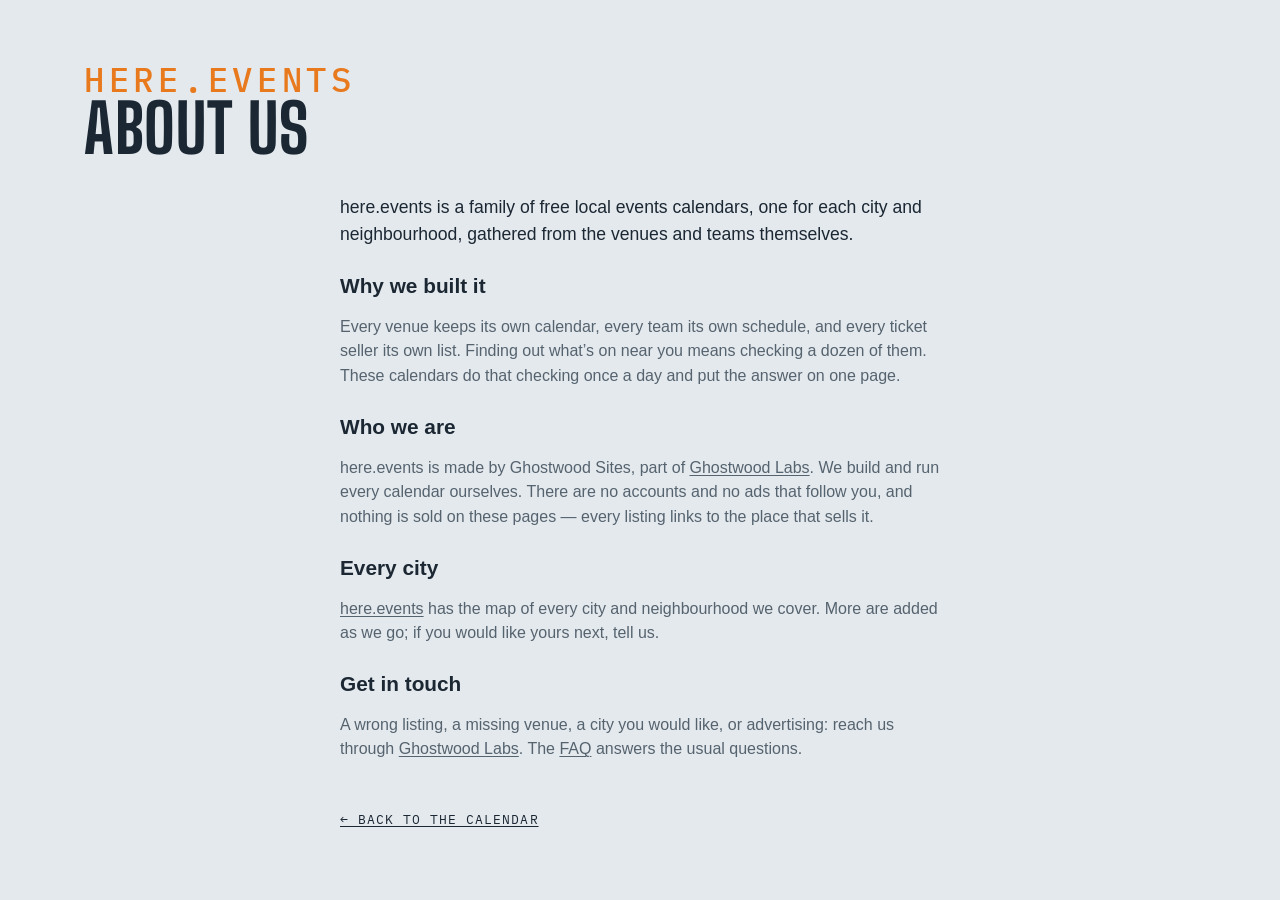
<file: site/about.html>
<!DOCTYPE html>
<html lang="en">
<head>
<meta charset="utf-8">
<meta name="viewport" content="width=device-width, initial-scale=1, viewport-fit=cover">
<meta name="theme-color" media="(prefers-color-scheme: light)" content="#edf1f4">
<meta name="theme-color" media="(prefers-color-scheme: dark)" content="#141a20">
<script>
  try {
    var t = localStorage.getItem('lqa-theme');
    var PHONE = '(max-width: 640px), (pointer: coarse) and (max-height: 500px)';
    if ((t === 'light' || t === 'dark') && !matchMedia(PHONE).matches) document.documentElement.dataset.theme = t;
  } catch (e) { /* no storage — system it is */ }
</script>
<title>About Us — here.events</title>
<meta name="description" content="About here.events: free local events calendars for each city and neighbourhood, gathered from the venues and teams themselves.">
<link rel="icon" href="favicon.svg" type="image/svg+xml">
<link rel="preconnect" href="https://fonts.googleapis.com">
<link rel="preconnect" href="https://fonts.gstatic.com" crossorigin>
<link href="https://fonts.googleapis.com/css2?family=Big+Shoulders:opsz,wght@10..72,500;10..72,700&family=IBM+Plex+Mono:wght@400;500&display=swap" rel="stylesheet">
<link rel="stylesheet" href="styles.css?v=__V__">
<script src="city.js?v=__V__"></script>
</head>
<body>

<!-- the Ghostwood Labs mark, drawn once; the masthead and the footer <use> it -->
<svg width="0" height="0" style="position:absolute" aria-hidden="true">
  <symbol id="gw-mark" viewBox="0 0 576 576">
    <g fill="none" stroke="currentColor" stroke-width="24" stroke-linecap="round" stroke-linejoin="round">
      <path d="M300.19 51.03A26 26 0 0 1 275.81 51.03L235.63 29.71A26 26 0 0 0 210.57 30.08L103.63 91.02A26 26 0 0 0 90.5 113.61L90.5 161.4A26 26 0 0 1 77.38 183.98L39.62 205.52A26 26 0 0 0 26.5 228.1L26.5 347.9A26 26 0 0 0 39.62 370.48L77.38 392.02A26 26 0 0 1 90.5 414.6L90.5 462.39A26 26 0 0 0 103.63 484.98L210.57 545.92A26 26 0 0 0 235.63 546.29L275.81 524.97A26 26 0 0 1 300.19 524.97L340.37 546.29A26 26 0 0 0 365.43 545.92L472.37 484.98A26 26 0 0 0 485.5 462.39L485.5 414.6A26 26 0 0 1 498.62 392.02L536.38 370.48A26 26 0 0 0 549.5 347.9L549.5 228.1A26 26 0 0 0 536.38 205.52L498.62 183.98A26 26 0 0 1 485.5 161.4L485.5 113.61A26 26 0 0 0 472.37 91.02L365.43 30.08A26 26 0 0 0 340.37 29.71L300.19 51.03Z"/>
      <path d="M288 57.5L288 177.5"/>
      <path d="M288 518.5L288 403.5"/>
      <path d="M90.5 176.5L144.63 204.58A26 26 0 0 0 169.19 204.26L209.58 181.92A26 26 0 0 0 223 159.17L223 101.5L158.5 137.5"/>
      <path d="M485.5 176.5L431.37 204.58A26 26 0 0 1 406.81 204.26L366.42 181.92A26 26 0 0 1 353 159.17L353 101.5L417.5 137.5"/>
      <path d="M157 211L157 287.5"/>
      <path d="M419 211L419 287.5"/>
      <path d="M90.5 399.5L144.63 371.42A26 26 0 0 1 169.19 371.74L209.58 394.08A26 26 0 0 1 223 416.83L223 474.5L158.5 438.5"/>
      <path d="M485.5 399.5L431.37 371.42A26 26 0 0 0 406.81 371.74L366.42 394.08A26 26 0 0 0 353 416.83L353 474.5L417.5 438.5"/>
      <path d="M26.5 288L92 325.5L92 250.5"/>
      <path d="M549.5 288L484 325.5L484 250.5"/>
    </g>
  </symbol>
</svg>

<!-- About us (Steve, 2026-10-29: "Create an about us section just to the left of FAQ, make it work
     the same"): one shared page for every city, word for word, like the FAQ. Styled by .ad-page. -->
<header class="masthead">
  <div class="masthead-text">
    <p class="eyebrow">here.events</p>
    <h1>About Us</h1>
  </div>
</header>
<main class="ad-page about-page">
  <p class="ad-lead">here.events is a family of free local events calendars, one for each city and neighbourhood, gathered from the venues and teams themselves.</p>

  <h2>Why we built it</h2>
  <p>Every venue keeps its own calendar, every team its own schedule, and every ticket seller its own list. Finding out what’s on near you means checking a dozen of them. These calendars do that checking once a day and put the answer on one page.</p>

  <h2>Who we are</h2>
  <p>here.events is made by Ghostwood Sites, part of <a href="https://ghostwoodlabs.com/" rel="noopener">Ghostwood Labs</a>. We build and run every calendar ourselves. There are no accounts and no ads that follow you, and nothing is sold on these pages — every listing links to the place that sells it.</p>

  <h2>Every city</h2>
  <p><a href="https://here.events/">here.events</a> has the map of every city and neighbourhood we cover. More are added as we go; if you would like yours next, tell us.</p>

  <h2>Get in touch</h2>
  <p>A wrong listing, a missing venue, a city you would like, or advertising: reach us through <a href="https://ghostwoodlabs.com/" rel="noopener">Ghostwood Labs</a>. The <a href="faq.html">FAQ</a> answers the usual questions.</p>

  <a class="ad-back" href="./">← Back to the calendar</a>
</main>
</body>
</html>
</file>
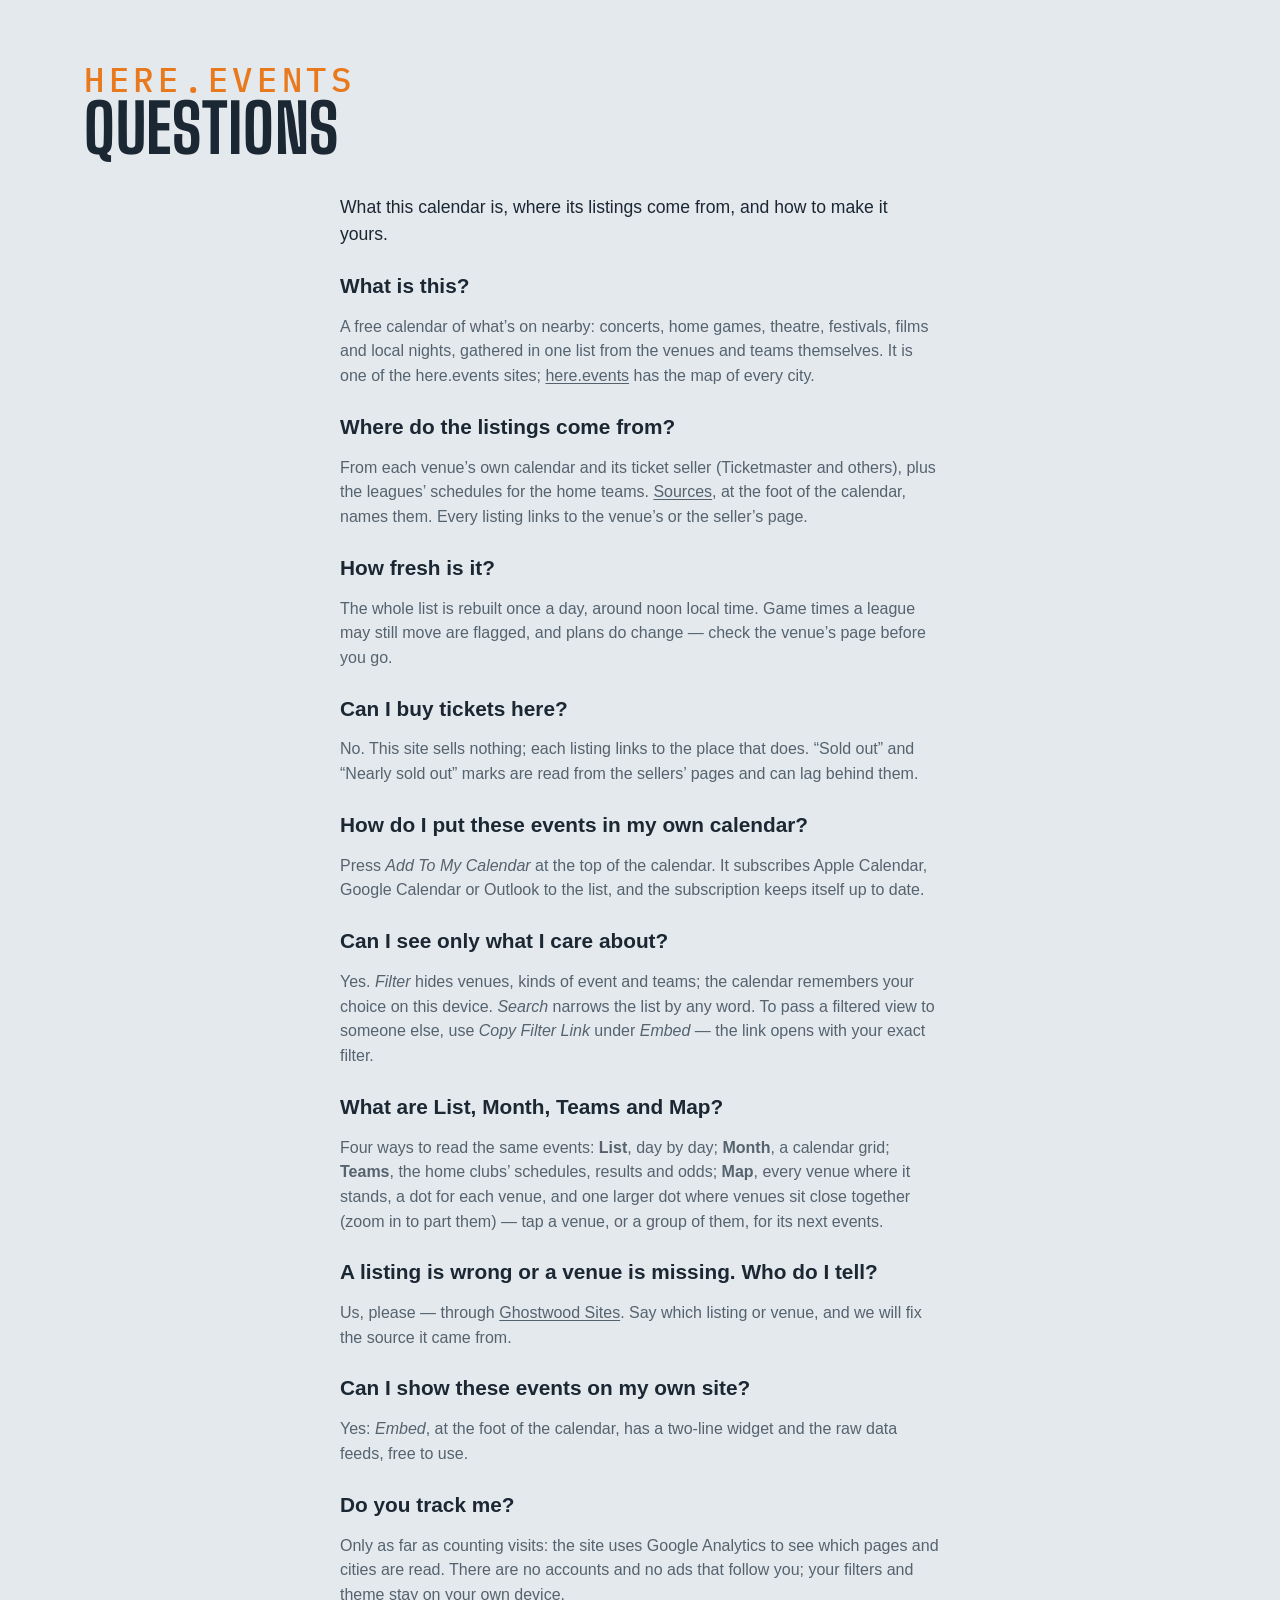
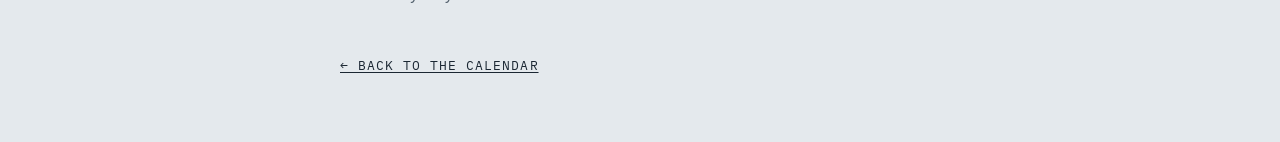
<file: site/faq.html>
<!DOCTYPE html>
<html lang="en">
<head>
<meta charset="utf-8">
<meta name="viewport" content="width=device-width, initial-scale=1, viewport-fit=cover">
<meta name="theme-color" media="(prefers-color-scheme: light)" content="#edf1f4">
<meta name="theme-color" media="(prefers-color-scheme: dark)" content="#141a20">
<script>
  try {
    var t = localStorage.getItem('lqa-theme');
    var PHONE = '(max-width: 640px), (pointer: coarse) and (max-height: 500px)';
    if ((t === 'light' || t === 'dark') && !matchMedia(PHONE).matches) document.documentElement.dataset.theme = t;
  } catch (e) { /* no storage — system it is */ }
</script>
<title>Questions — here.events</title>
<meta name="description" content="Questions about this events calendar: where the listings come from, how fresh they are, and how to put them in your own calendar.">
<link rel="icon" href="favicon.svg" type="image/svg+xml">
<link rel="preconnect" href="https://fonts.googleapis.com">
<link rel="preconnect" href="https://fonts.gstatic.com" crossorigin>
<link href="https://fonts.googleapis.com/css2?family=Big+Shoulders:opsz,wght@10..72,500;10..72,700&family=IBM+Plex+Mono:wght@400;500&display=swap" rel="stylesheet">
<link rel="stylesheet" href="styles.css?v=__V__">
<script src="city.js?v=__V__"></script>
</head>
<body>

<!-- the Ghostwood Labs mark, drawn once; the masthead and the footer <use> it -->
<svg width="0" height="0" style="position:absolute" aria-hidden="true">
  <symbol id="gw-mark" viewBox="0 0 576 576">
    <g fill="none" stroke="currentColor" stroke-width="24" stroke-linecap="round" stroke-linejoin="round">
      <path d="M300.19 51.03A26 26 0 0 1 275.81 51.03L235.63 29.71A26 26 0 0 0 210.57 30.08L103.63 91.02A26 26 0 0 0 90.5 113.61L90.5 161.4A26 26 0 0 1 77.38 183.98L39.62 205.52A26 26 0 0 0 26.5 228.1L26.5 347.9A26 26 0 0 0 39.62 370.48L77.38 392.02A26 26 0 0 1 90.5 414.6L90.5 462.39A26 26 0 0 0 103.63 484.98L210.57 545.92A26 26 0 0 0 235.63 546.29L275.81 524.97A26 26 0 0 1 300.19 524.97L340.37 546.29A26 26 0 0 0 365.43 545.92L472.37 484.98A26 26 0 0 0 485.5 462.39L485.5 414.6A26 26 0 0 1 498.62 392.02L536.38 370.48A26 26 0 0 0 549.5 347.9L549.5 228.1A26 26 0 0 0 536.38 205.52L498.62 183.98A26 26 0 0 1 485.5 161.4L485.5 113.61A26 26 0 0 0 472.37 91.02L365.43 30.08A26 26 0 0 0 340.37 29.71L300.19 51.03Z"/>
      <path d="M288 57.5L288 177.5"/>
      <path d="M288 518.5L288 403.5"/>
      <path d="M90.5 176.5L144.63 204.58A26 26 0 0 0 169.19 204.26L209.58 181.92A26 26 0 0 0 223 159.17L223 101.5L158.5 137.5"/>
      <path d="M485.5 176.5L431.37 204.58A26 26 0 0 1 406.81 204.26L366.42 181.92A26 26 0 0 1 353 159.17L353 101.5L417.5 137.5"/>
      <path d="M157 211L157 287.5"/>
      <path d="M419 211L419 287.5"/>
      <path d="M90.5 399.5L144.63 371.42A26 26 0 0 1 169.19 371.74L209.58 394.08A26 26 0 0 1 223 416.83L223 474.5L158.5 438.5"/>
      <path d="M485.5 399.5L431.37 371.42A26 26 0 0 0 406.81 371.74L366.42 394.08A26 26 0 0 0 353 416.83L353 474.5L417.5 438.5"/>
      <path d="M26.5 288L92 325.5L92 250.5"/>
      <path d="M549.5 288L484 325.5L484 250.5"/>
    </g>
  </symbol>
</svg>

<!-- The FAQ (Steve, 2026-10-28, queued "creating a FAQ page"): one shared page for
     every city, word for word, "here.events" over the heading on every site (Steve,
     2026-10-29: "FAQ doesn't need the city/neighboorhood"). Styled by .ad-page in styles.css, like Advertise. -->
<header class="masthead">
  <div class="masthead-text">
    <p class="eyebrow">here.events</p>
    <h1>Questions</h1>
  </div>
</header>
<main class="ad-page faq-page">
  <p class="ad-lead">What this calendar is, where its listings come from, and how to make it yours.</p>

  <h2>What is this?</h2>
  <p>A free calendar of what’s on nearby: concerts, home games, theatre, festivals, films and local nights, gathered in one list from the venues and teams themselves. It is one of the here.events sites; <a href="https://here.events/">here.events</a> has the map of every city.</p>

  <h2>Where do the listings come from?</h2>
  <p>From each venue’s own calendar and its ticket seller (Ticketmaster and others), plus the leagues’ schedules for the home teams. <a href="sources.html">Sources</a>, at the foot of the calendar, names them. Every listing links to the venue’s or the seller’s page.</p>

  <h2>How fresh is it?</h2>
  <p>The whole list is rebuilt once a day, around noon local time. Game times a league may still move are flagged, and plans do change — check the venue’s page before you go.</p>

  <h2>Can I buy tickets here?</h2>
  <p>No. This site sells nothing; each listing links to the place that does. “Sold out” and “Nearly sold out” marks are read from the sellers’ pages and can lag behind them.</p>

  <h2>How do I put these events in my own calendar?</h2>
  <p>Press <em>Add To My Calendar</em> at the top of the calendar. It subscribes Apple Calendar, Google Calendar or Outlook to the list, and the subscription keeps itself up to date.</p>

  <h2>Can I see only what I care about?</h2>
  <p>Yes. <em>Filter</em> hides venues, kinds of event and teams; the calendar remembers your choice on this device. <em>Search</em> narrows the list by any word. To pass a filtered view to someone else, use <em>Copy Filter Link</em> under <em>Embed</em> — the link opens with your exact filter.</p>

  <h2>What are List, Month, Teams and Map?</h2>
  <p>Four ways to read the same events: <strong>List</strong>, day by day; <strong>Month</strong>, a calendar grid; <strong>Teams</strong>, the home clubs’ schedules, results and odds; <strong>Map</strong>, every venue where it stands, a dot for each venue, and one larger dot where venues sit close together (zoom in to part them) — tap a venue, or a group of them, for its next events.</p>

  <h2>A listing is wrong or a venue is missing. Who do I tell?</h2>
  <p>Us, please — through <a href="https://ghostwoodlabs.com/" rel="noopener">Ghostwood Sites</a>. Say which listing or venue, and we will fix the source it came from.</p>

  <h2>Can I show these events on my own site?</h2>
  <p>Yes: <em>Embed</em>, at the foot of the calendar, has a two-line widget and the raw data feeds, free to use.</p>

  <h2>Do you track me?</h2>
  <p>Only as far as counting visits: the site uses Google Analytics to see which pages and cities are read. There are no accounts and no ads that follow you; your filters and theme stay on your own device.</p>

  <a class="ad-back" href="./">← Back to the calendar</a>
</main>
</body>
</html>
</file>
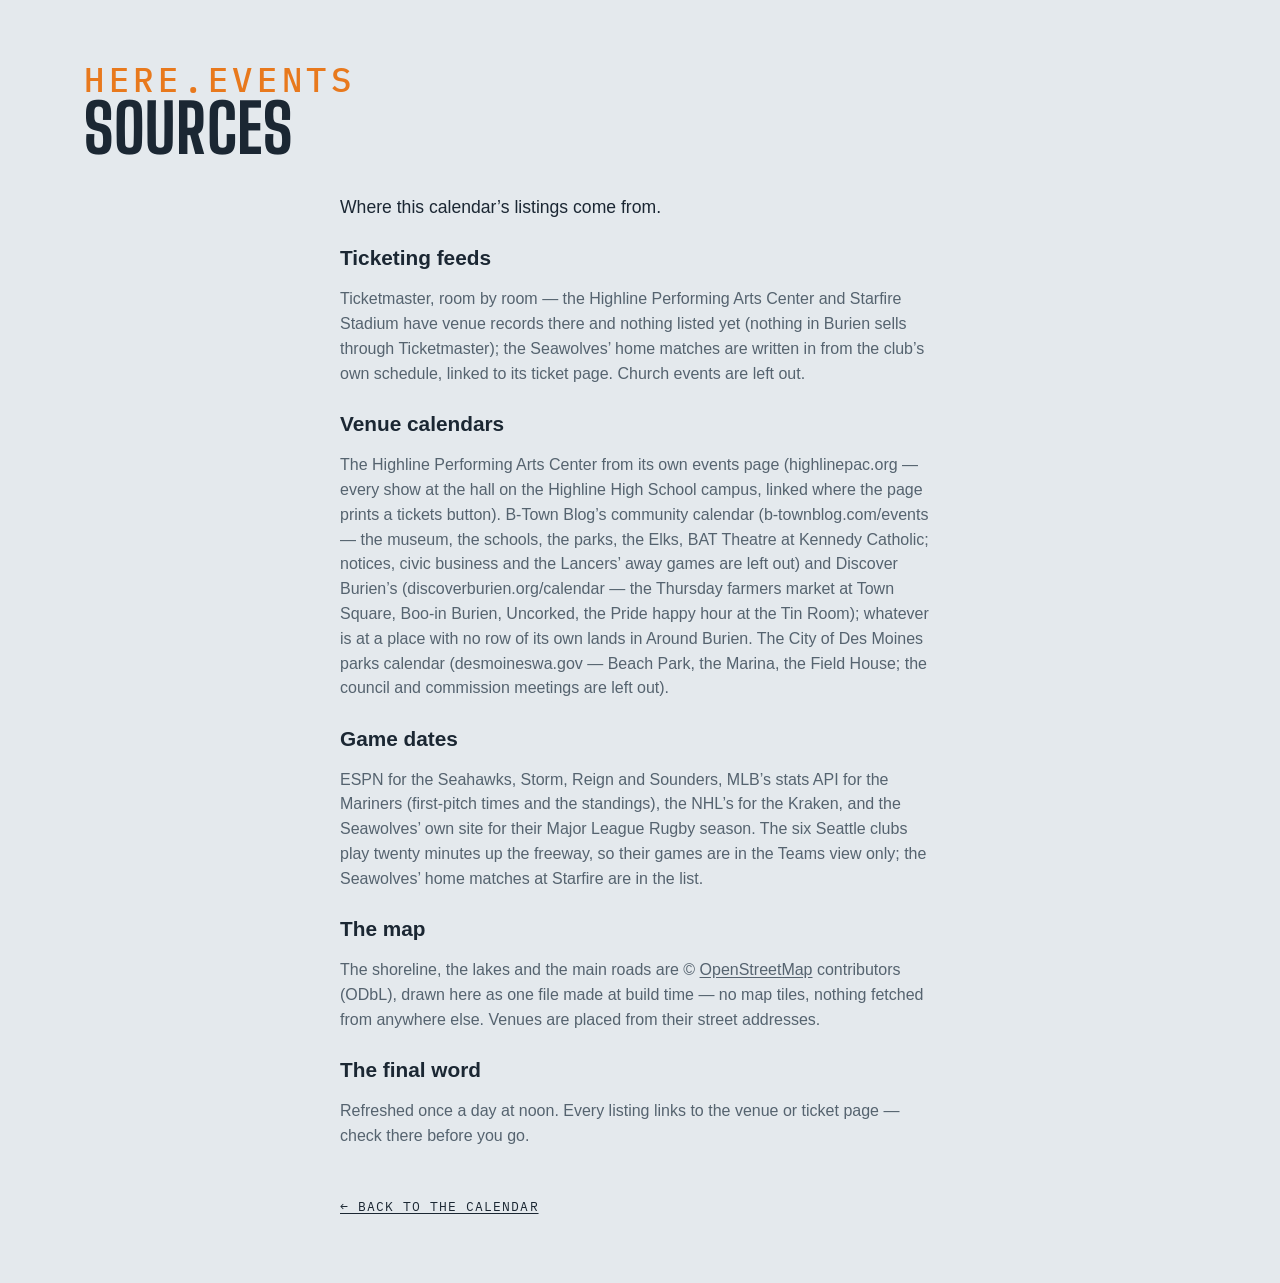
<file: site/sources.html>
<!DOCTYPE html>
<html lang="en">
<head>
<meta charset="utf-8">
<meta name="viewport" content="width=device-width, initial-scale=1, viewport-fit=cover">
<meta name="theme-color" media="(prefers-color-scheme: light)" content="#edf1f4">
<meta name="theme-color" media="(prefers-color-scheme: dark)" content="#141a20">
<script>
  try {
    var t = localStorage.getItem('lqa-theme');
    var PHONE = '(max-width: 640px), (pointer: coarse) and (max-height: 500px)';
    if ((t === 'light' || t === 'dark') && !matchMedia(PHONE).matches) document.documentElement.dataset.theme = t;
  } catch (e) { /* no storage — system it is */ }
</script>
<title>Sources — here.events</title>
<meta name="description" content="Where this events calendar’s listings come from: the ticket sellers, the venues’ own calendars and the leagues’ schedules.">
<link rel="icon" href="favicon.svg" type="image/svg+xml">
<link rel="preconnect" href="https://fonts.googleapis.com">
<link rel="preconnect" href="https://fonts.gstatic.com" crossorigin>
<link href="https://fonts.googleapis.com/css2?family=Big+Shoulders:opsz,wght@10..72,500;10..72,700&family=IBM+Plex+Mono:wght@400;500&display=swap" rel="stylesheet">
<link rel="stylesheet" href="styles.css?v=__V__">
<script src="city.js?v=__V__"></script>
</head>
<body>

<!-- the Ghostwood Labs mark, drawn once; the masthead and the footer <use> it -->
<svg width="0" height="0" style="position:absolute" aria-hidden="true">
  <symbol id="gw-mark" viewBox="0 0 576 576">
    <g fill="none" stroke="currentColor" stroke-width="24" stroke-linecap="round" stroke-linejoin="round">
      <path d="M300.19 51.03A26 26 0 0 1 275.81 51.03L235.63 29.71A26 26 0 0 0 210.57 30.08L103.63 91.02A26 26 0 0 0 90.5 113.61L90.5 161.4A26 26 0 0 1 77.38 183.98L39.62 205.52A26 26 0 0 0 26.5 228.1L26.5 347.9A26 26 0 0 0 39.62 370.48L77.38 392.02A26 26 0 0 1 90.5 414.6L90.5 462.39A26 26 0 0 0 103.63 484.98L210.57 545.92A26 26 0 0 0 235.63 546.29L275.81 524.97A26 26 0 0 1 300.19 524.97L340.37 546.29A26 26 0 0 0 365.43 545.92L472.37 484.98A26 26 0 0 0 485.5 462.39L485.5 414.6A26 26 0 0 1 498.62 392.02L536.38 370.48A26 26 0 0 0 549.5 347.9L549.5 228.1A26 26 0 0 0 536.38 205.52L498.62 183.98A26 26 0 0 1 485.5 161.4L485.5 113.61A26 26 0 0 0 472.37 91.02L365.43 30.08A26 26 0 0 0 340.37 29.71L300.19 51.03Z"/>
      <path d="M288 57.5L288 177.5"/>
      <path d="M288 518.5L288 403.5"/>
      <path d="M90.5 176.5L144.63 204.58A26 26 0 0 0 169.19 204.26L209.58 181.92A26 26 0 0 0 223 159.17L223 101.5L158.5 137.5"/>
      <path d="M485.5 176.5L431.37 204.58A26 26 0 0 1 406.81 204.26L366.42 181.92A26 26 0 0 1 353 159.17L353 101.5L417.5 137.5"/>
      <path d="M157 211L157 287.5"/>
      <path d="M419 211L419 287.5"/>
      <path d="M90.5 399.5L144.63 371.42A26 26 0 0 1 169.19 371.74L209.58 394.08A26 26 0 0 1 223 416.83L223 474.5L158.5 438.5"/>
      <path d="M485.5 399.5L431.37 371.42A26 26 0 0 0 406.81 371.74L366.42 394.08A26 26 0 0 0 353 416.83L353 474.5L417.5 438.5"/>
      <path d="M26.5 288L92 325.5L92 250.5"/>
      <path d="M549.5 288L484 325.5L484 250.5"/>
    </g>
  </symbol>
</svg>

<!-- The sources (Steve, 2026-10-29: "make it work like FAQ"): moved here from the footer's
     floating panel. "here.events" over the heading like the FAQ, but the text below is this
     city's own — each city keeps its own sources.html. Styled by .ad-page in styles.css. -->
<header class="masthead">
  <div class="masthead-text">
    <p class="eyebrow">here.events</p>
    <h1>Sources</h1>
  </div>
</header>
<main class="ad-page sources-page">
  <p class="ad-lead">Where this calendar’s listings come from.</p>

  <h2>Ticketing feeds</h2>
  <p>Ticketmaster, room by room — the Highline Performing Arts Center and Starfire Stadium have venue records there and nothing listed yet (nothing in Burien sells through Ticketmaster); the Seawolves’ home matches are written in from the club’s own schedule, linked to its ticket page. Church events are left out.</p>

  <h2>Venue calendars</h2>
  <p>The Highline Performing Arts Center from its own events page (highlinepac.org — every show at the hall on the Highline High School campus, linked where the page prints a tickets button). B-Town Blog’s community calendar (b-townblog.com/events — the museum, the schools, the parks, the Elks, BAT Theatre at Kennedy Catholic; notices, civic business and the Lancers’ away games are left out) and Discover Burien’s (discoverburien.org/calendar — the Thursday farmers market at Town Square, Boo-in Burien, Uncorked, the Pride happy hour at the Tin Room); whatever is at a place with no row of its own lands in Around Burien. The City of Des Moines parks calendar (desmoineswa.gov — Beach Park, the Marina, the Field House; the council and commission meetings are left out).</p>

  <h2>Game dates</h2>
  <p>ESPN for the Seahawks, Storm, Reign and Sounders, MLB’s stats API for the Mariners (first-pitch times and the standings), the NHL’s for the Kraken, and the Seawolves’ own site for their Major League Rugby season. The six Seattle clubs play twenty minutes up the freeway, so their games are in the Teams view only; the Seawolves’ home matches at Starfire are in the list.</p>

  <h2>The map</h2>
  <p>The shoreline, the lakes and the main roads are © <a href="https://www.openstreetmap.org/copyright" target="_blank" rel="noopener">OpenStreetMap</a> contributors (ODbL), drawn here as one file made at build time — no map tiles, nothing fetched from anywhere else. Venues are placed from their street addresses.</p>

  <h2>The final word</h2>
  <p>Refreshed once a day at noon. Every listing links to the venue or ticket page — check there before you go.</p>

  <a class="ad-back" href="./">← Back to the calendar</a>
</main>
</body>
</html>
</file>
<file: site/styles.css>
/* Lower Queen Anne Events — overcast-sky palette, marquee display type. */

:root {
  --sky: #e4e9ed;        /* overcast paper (a step down from #edf1f4, Steve 2026-10-12: "a little less glaring") */
  --mist: #f7f9fb;       /* card surface (was pure white) */
  --ink: #1b2733;        /* Puget ink */
  --ink-soft: #55636f;
  --ink-bright: #1b2733; /* the logo: pure white in the dark palette, ink here */
  --line: #c3ccd4;
  --gold: #e8791d;       /* Space Needle "Galaxy Gold" */
  --gold-soft: #fbe9d8;
  /* Color coding is muted (a step back from the pure primaries) and each
     group keeps to its own family so a dot or stripe reads as what it is:
     venues are cool (blue → violet → teal), event types are warm (yellow →
     orange → red → pink). */
  /* venue hues (chips, grid ticks, agenda tags): a sweep from teal through
     blue and violet to magenta, neighbors alternating light and dark */
  /* all three families sit a step back from the pure primaries: the same
     hues, less glare, so the stripes and ticks read after the titles */
  --v-hpac: #6a2e9e; --v-townsq: #2e9e5e; --v-bcc: #2e7f9e; --v-museum: #9e6b2e; --v-tinroom: #9e2e2e; --v-kennedy: #2e4f9e; --v-memorial: #6f9e2e; --v-around: #3e8e8e; --v-desmoines: #9e2e5e; --v-starfire: #2e9e8b; --v-coxpark: #8e8e2e; /* the rooms, one hue each (city.js cssVar): the hall violet, the plaza green, the water teal, the bar red */
  --venue-text: 72%;     /* how much of the venue hue the card's venue label keeps (light mode) */
  --tint: 26%;           /* the venue wash behind a series card (light mode; 13% in the dark palette) */
  --row-a: #f3f6f8; --row-b: #d6dde3; /* the list's rows alternate light and dark grey; only a series keeps its venue's hue (Steve, 2026-10-20) */
  /* event-type hues (calendar ticks, agenda right edge): concerts salmon and
     arts crimson keep clear of the brand orange; movies slate = "quiet" */
  --t-concert: #d9664f;
  --t-sports: #d4b106;
  --t-arts: #b8303f;
  --t-movie: #7a8a99;
  --t-community: #d63f9c;
  --t-expo: #2a9d8f;      /* conventions & expos: turquoise, the one hue the types didn't use */
  --t-bar: #c28a12;       /* bar nights: amber, an ale between the sports yellow and concert salmon */
  --alert: #e02b26;       /* cancelled / postponed notes: plain bright red */
  --barh-base: 3.4rem;   /* the pinned filter bar's height (chips 2.25rem + padding) */
  --titleh: 1.7rem;      /* the bar's title line (1.2rem + .5rem gap), added while scrolled */
  --barh: var(--barh-base); /* what the sticky things below the bar offset by */
  --rule: color-mix(in srgb, var(--line), var(--ink-soft)); /* list dividers: a step brighter than --line */
  /* the scorebug (the live game block, .tf-bug): a light panel in this theme, the broadcast's charcoal in the dark one (Steve, 2026-10-12: the charcoal panel on the light card looked bad) */
  --bug-bg: #f9fafb; --bug-frame: #c9d2da; --bug-ink: #1b2733; --bug-soft: #55636f; --bug-dim: #7c8894; --bug-rowline: #d5dce3; --bug-off: #b3bcc5; --bug-muted: #6b7784; --bug-score-bg: #ffffff; --bug-shadow: rgba(15, 25, 35, .10); --bug-redzone: #c8261f;
  --bug-bw: 1px; --frame: var(--line); --frame-w: 1px; /* the game block's frame and the bug's rules: hairlines in the card's line colour here, the 2px broadcast frame in the dark theme (Steve, 2026-10-12: "soften … the borders in general") */
  --cell-mix: 22%; --cell-ink: var(--ink); --cell-bar: 4px; --cell-shadow: none; /* the bug's team cells: a wash of the club colour with a bar of it at the left and ink type, instead of the solid cell ("soften the colors here") */
  --tick-mix: var(--ink); --tick-pct: 65%; /* the refresh countdown ring: the club's colour mixed toward ink here, toward white on the dark ground (the mix itself is written in the .tf-refresh rule: a token holding var(--team-2) would resolve here on :root, where no club colour exists, and come out empty) */
  --dot: color-mix(in srgb, var(--ink-soft) 40%, transparent); /* the dotted underline under the watch strip's links */
  --display: "Big Shoulders", "Arial Narrow", sans-serif;
  --body: -apple-system, BlinkMacSystemFont, "Segoe UI", "Helvetica Neue", sans-serif;
  --mono: "IBM Plex Mono", ui-monospace, Menlo, monospace;
}
/* Dark palette. Applies when the system prefers dark and the visitor hasn't
   picked Light, or whenever they've picked Dark (the toggle sets
   data-theme on <html>; "system" leaves it unset). The two blocks must
   stay identical — CSS has no way to give one ruleset two unrelated
   conditions. */
@media (prefers-color-scheme: dark) {
  :root:not([data-theme="light"]) {
    color-scheme: dark;
    --sky: #141a20; --mist: #1d252e; --ink: #e8edf1; --ink-soft: #9aa7b2; --ink-bright: #ffffff;
    --line: #333f4a; --gold: #f08a33; --gold-soft: #3a2a1a;
    --v-hpac: #b486ea; --v-townsq: #86eab4; --v-bcc: #86d9ea; --v-museum: #eabc86; --v-tinroom: #ea8686; --v-kennedy: #86a3ea; --v-memorial: #c0ea86; --v-around: #8ee0e0; --v-desmoines: #ea86b4; --v-starfire: #86ead9; --v-coxpark: #e0e086;
    --venue-text: 100%; --tint: 13%;
    --row-a: #1e252c; --row-b: #2c343c;
    --t-concert: #f0806a; --t-sports: #f2d21b; --t-arts: #d63a4f;
    --t-movie: #8b9db0; --t-community: #e660a8; --t-expo: #4fd1c5; --t-bar: #e3ad3c; --alert: #ff4b3e;
    --bug-bg: #2b2d30; --bug-frame: #c9cdd2; --bug-ink: #f4f4f4; --bug-soft: #d5d8dc; --bug-dim: #b9bec4; --bug-rowline: #5c6167; --bug-off: #6a6d72; --bug-muted: #4a4f56; --bug-score-bg: #fafafa; --bug-shadow: rgba(0, 0, 0, .35); --bug-redzone: #ff7b7b;
  --bug-bw: 2px; --frame: var(--ink-soft); --frame-w: 2px; --cell-mix: 100%; --cell-ink: #fff; --cell-bar: 0px; --cell-shadow: 0 1px 2px rgba(0, 0, 0, .5);
    --bug-bw: 2px; --frame: var(--ink-soft); --frame-w: 2px; --cell-mix: 100%; --cell-ink: #fff; --cell-bar: 0px; --cell-shadow: 0 1px 2px rgba(0, 0, 0, .5);
    --tick-mix: white; --tick-pct: 45%;
    --dot: color-mix(in srgb, var(--ink-soft) 60%, transparent);
  }
}
:root[data-theme="dark"] {
  color-scheme: dark;
  --sky: #141a20; --mist: #1d252e; --ink: #e8edf1; --ink-soft: #9aa7b2; --ink-bright: #ffffff;
  --line: #333f4a; --gold: #f08a33; --gold-soft: #3a2a1a;
  --v-hpac: #b486ea; --v-townsq: #86eab4; --v-bcc: #86d9ea; --v-museum: #eabc86; --v-tinroom: #ea8686; --v-kennedy: #86a3ea; --v-memorial: #c0ea86; --v-around: #8ee0e0; --v-desmoines: #ea86b4; --v-starfire: #86ead9; --v-coxpark: #e0e086;
  --venue-text: 100%; --tint: 13%;
  --row-a: #1e252c; --row-b: #2c343c;
  --t-concert: #f0806a; --t-sports: #f2d21b; --t-arts: #d63a4f;
  --t-movie: #8b9db0; --t-community: #e660a8; --t-expo: #4fd1c5; --t-bar: #e3ad3c; --alert: #ff4b3e;
  --bug-bg: #2b2d30; --bug-frame: #c9cdd2; --bug-ink: #f4f4f4; --bug-soft: #d5d8dc; --bug-dim: #b9bec4; --bug-rowline: #5c6167; --bug-off: #6a6d72; --bug-muted: #4a4f56; --bug-score-bg: #fafafa; --bug-shadow: rgba(0, 0, 0, .35); --bug-redzone: #ff7b7b;
  --tick-mix: white; --tick-pct: 45%;
  --dot: color-mix(in srgb, var(--ink-soft) 60%, transparent);
}
:root[data-theme="light"] { color-scheme: light; }

* { box-sizing: border-box; }
html { scroll-behavior: smooth; overflow-x: clip; } /* clip: the footer bleeds to the viewport edges */
@media (prefers-reduced-motion: reduce) { html { scroll-behavior: auto; } }
/* the page is 62rem wide, and steps wider on big screens so event names
   get a single line: the calendar column is fixed, so all of the extra
   width goes to the cards (the footer line follows) */
:root { --pagew: 62rem; }
@media (min-width: 1180px) { :root { --pagew: 72rem; } }
@media (min-width: 1360px) { :root { --pagew: 80rem; } }
body {
  /* no bottom padding: the sticky footer is the page's last thing, and any
     padding here would show as a blank band under it once the list is short.
     A column flex at least a viewport tall, so a short page (the Teams view
     with one team) still puts the footer at the bottom edge */
  display: flex; flex-direction: column; min-height: 100vh; min-height: 100dvh;
  margin: 0 auto; padding: 0 1.25rem; max-width: var(--pagew);
  background: var(--sky); color: var(--ink);
  font: 16px/1.55 var(--body);
}
/* flex items refuse to shrink below their content's minimum width, so one
   unwrappable line (a TV listing, the compact bar's title) would push a whole
   section past a phone's edge; let them shrink like blocks */
body > * { min-width: 0; }
a { color: inherit; text-underline-offset: 2px; }
:focus-visible { outline: 2px solid var(--ink-soft); outline-offset: 2px; }

/* ---- masthead ---- */
.masthead {
  display: flex; flex-wrap: wrap; gap: 1.5rem; align-items: flex-end;
  justify-content: space-between; padding: 2.5rem 0 1rem;
}
.eyebrow {
  font-family: var(--mono); font-size: .8rem; letter-spacing: .12em;
  text-transform: uppercase; color: var(--gold); margin: 0 0 .3rem;
}
h1 {
  font-family: var(--display); font-weight: 700; font-size: clamp(2.6rem, 7vw, 4.2rem);
  line-height: .92; text-transform: uppercase; letter-spacing: .01em; margin: 0;
}
.masthead-text { min-width: 0; max-width: 100%; } /* a flex item would grow to its widest line and push past a phone's edge */
/* "More Cities" (See All until 2026-10-13, Other Places until 2026-10-18): the pill before the theme pill, to the same map (Steve, 2026-10-12); in the pinned bar the chip's text folds away and the map glyph stays */
/* Add To My Calendar: the first of the masthead's tools (Steve, 2026-10-26, "should move here" — beside More Cities; in the bar from 2026-09-16 until then), sized like the More Cities pill beside it */
.masthead-tools #subscribeBtn { order: 3; display: inline-flex; align-items: center; gap: .45rem; min-height: calc(1.7rem + 8px); padding: 0 .95em; }
.masthead-tools #subscribeBtn svg { width: 1rem; height: 1rem; flex: none; }
.masthead-tools #subscribeBtn:hover { border-color: var(--ink-soft); }
.bar-title .masthead-tools #subscribeBtn { min-height: 1.7rem; padding: 0 .5em; } /* icon-only in the title line, like the pill (the label rule is .bar-title .masthead-tools .chip span) */
.masthead-tools .see-all { order: 4; display: inline-flex; align-items: center; gap: .45rem; min-height: calc(1.7rem + 8px); padding: 0 .95em; text-decoration: none; }
.masthead-tools .see-all svg { width: 1rem; height: 1rem; fill: none; stroke: currentColor; stroke-width: 1.6; stroke-linejoin: round; stroke-linecap: round; }
.masthead-tools .see-all:hover { border-color: var(--ink-soft); }
.bar-title .masthead-tools .see-all { min-height: 1.7rem; padding: 0 .5em; }
/* the mark and the name as one thing: the mark stretches to the text's
   height (eyebrow + title) and keeps square, in the footer mark's white */
.masthead { --mast-title: clamp(2.6rem, 7vw, 4.2rem); } /* the title's size; the eyebrow and the mark are cut from it */
.masthead h1 { font-size: var(--mast-title); }
/* the picture (Steve, 2026-09-21: line art, the Needle's crown the focus):
   the top of the Space Needle from the Highsmith aerial, traced to single
   smooth lines at build (a gradient-magnitude pass over the photo, see the
   memory note), a 4.5:1 window from the spire tip to the Queen Anne treeline
   with the Needle centred and the Cascades ridge behind
   (design/lqa-masthead-lines-gen.py). The
   drawing is a luminance mask (masthead-lines.png, white = line) over a box
   of ink, so the lines are the palette's own ink in either theme. A band
   behind the masthead, the Needle toward the right, dissolving into the page
   on every side — no hard edge where the art stops (Steve, 2026-09-21) */
.masthead { min-height: 11rem; overflow: hidden; isolation: isolate; } /* a slim band (Steve, 2026-09-20: minimal) */
.masthead-photo { /* the drawing fills the gap between the name and the theme pill (Steve, 2026-10-05: "in all the modes try to make it fill this space"): a flex item between them, as tall as the band (the negative margins reach over the band's padding) */
  order: 1; flex: 1 1 0; align-self: stretch; min-width: 0; z-index: -1;
  margin: -2.5rem 0 -1rem; pointer-events: none;
  background: #fff; opacity: .9; /* white lines on the dark palette, black on the light one (Steve: "white and black with antialiasing") */
  -webkit-mask-image: url(masthead-lines.png), linear-gradient(to right, transparent 0%, #000 10%, #000 92%, transparent 100%), linear-gradient(to bottom, #000 0%, #000 58%, transparent 100%);
  mask-image: url(masthead-lines.png), linear-gradient(to right, transparent 0%, #000 10%, #000 92%, transparent 100%), linear-gradient(to bottom, #000 0%, #000 58%, transparent 100%);
  -webkit-mask-size: auto 100%, 100% 100%, 100% 100%; mask-size: auto 100%, 100% 100%, 100% 100%; /* the drawing at the band's height, however wide the gap: the Needle stays whole, the ridge beside it shows as far as the gap allows */
  -webkit-mask-position: 50% 0%, 0 0, 0 0; mask-position: 50% 0%, 0 0, 0 0; /* the Needle is at the drawing's centre, so its spire is the centre of the gap at every width (Steve, 2026-10-05: "make the center the top of the needle") */
  -webkit-mask-repeat: no-repeat; mask-repeat: no-repeat;
  mask-mode: luminance, alpha, alpha;
  -webkit-mask-composite: source-in; mask-composite: intersect;
}
.masthead-tools { order: 2; }
:root[data-theme="light"] .masthead-photo { background: #000; opacity: .7; }
@media (prefers-color-scheme: light) { :root:not([data-theme="dark"]) .masthead-photo { background: #000; opacity: .7; } }
.masthead-text { position: relative; }
.masthead .eyebrow { font-size: calc(var(--mast-title) * .5); font-weight: 500; letter-spacing: .14em; margin-bottom: .1rem; line-height: 1; } /* "Seattle": half the title's size (Steve, 2026-09-16: twice the quarter it was), a shade bolder */
/* the masthead's tools (Steve, 2026-09-14): Add To My Calendar (back here
   2026-10-26), the More Cities pill and the theme pill at the masthead's
   right end — the bar below keeps its room for the switch, filters, search,
   the clubs and the season calendar chip */
.masthead { position: relative; }
.masthead-tools { display: flex; align-items: center; gap: .6rem; flex: none; margin-left: auto; }
.sub { color: var(--ink-soft); max-width: 34rem; margin: .8rem 0 0; }

.updated { /* the "Updated …" stamp: an eyebrow line under the title, spaced like the one above it */
  margin: .3rem 0 0; min-height: 1em;
}
/* Solid-ink pill with the page background as its text — a dark pill in
   light mode, a light one in dark — softened on hover (the event sheet's
   Tickets button). */
.btn-cal {
  display: inline-flex; align-items: center; gap: .55em; margin: auto 0;
  font: 600 1rem/1 var(--body); color: var(--sky); background: var(--ink);
  border: 0; border-radius: 999px; padding: .85em 1.4em .85em 1.15em; cursor: pointer;
  transition: background .15s, color .15s;
}
.btn-cal svg { width: 1.15em; height: 1.15em; flex: none; }
.btn-cal:hover { background: var(--ink-soft); color: var(--sky); }
/* the subscribe pop: app.js placeSubscribePop fixes it under the masthead's
   Add To My Calendar button (right edges aligned); these are the fallback
   position and the look */
.pop {
  position: absolute; right: 0; top: calc(100% + 1.1rem); z-index: 10;
  width: min(18rem, 100%); background: var(--mist); border: 1px solid var(--line);
  border-radius: 8px; padding: 1rem 1.1rem; box-shadow: 0 8px 28px rgba(15, 25, 35, .18);
  font-size: .92rem;
}
.pop p { margin: 0 0 .6rem; }
.pop > :last-child { margin-bottom: 0; }
/* everything in the pop sits on one centre line: the checkbox row, the
   three named calendar tiles, the QR / Copy Link chips, then the note */
.pop-tiles { display: grid; grid-template-columns: repeat(3, 4.6rem); justify-content: center; gap: .6rem; margin: 0 0 .7rem; }
.pop-tools { display: flex; justify-content: center; gap: .5rem; margin: 0 0 .9rem; }
.pop-tools .chip { display: inline-flex; align-items: center; gap: .4rem; text-decoration: none; padding: .45em .85em; }
.pop-tools .chip svg { width: 1rem; height: 1rem; flex: none; color: var(--gold); }
.pop-tools .chip:hover { border-color: var(--ink-soft); }
/* Copy Link: a check replaces the icon for a moment after copying */
.pop-tools .chip.is-done svg { display: none; }
.pop-tools .chip.is-done::before { content: "✓"; font-weight: 700; line-height: 1; }
.qr-panel { text-align: center; margin-bottom: .6rem; }
#qrImg {
  display: inline-block; width: 170px; height: 170px;
  background: #fff; padding: 6px; border-radius: 8px;
}
#qrImg svg { display: block; width: 100%; height: 100%; }
/* a tile: the service's icon over its name */
.tile {
  display: grid; justify-items: center; gap: .4rem;
  padding: .6rem .3rem .5rem; border: 1px solid var(--line); border-radius: 10px;
  background: var(--sky); text-decoration: none; color: var(--ink-soft);
}
.tile-logo { width: 2.4rem; height: 2.4rem; border-radius: 8px; object-fit: contain; }
.tile span { font-family: var(--mono); font-size: .62rem; text-transform: uppercase; letter-spacing: .08em; line-height: 1; }
.tile:hover { border-color: var(--ink-soft); color: var(--ink); }
/* ---- filter bar: one row of matching chips ---- */
/* Funnel (filters), Reset, Copy link, Add To Calendar, then the theme toggle
   at the right end. position: relative makes the bar the box the subscribe
   pop hangs from. */
.filterbar {
  display: flex; flex-wrap: nowrap; gap: .6rem; align-items: center;
  margin: .75rem 0 0; position: relative;
}
.filterbar > * { flex-shrink: 0; }
.filterbar .chip {
  display: inline-flex; align-items: center; gap: .45rem; min-height: 2.25rem;
  position: relative; /* for the visually-hidden labels in .is-tight */
}
.filterbar .chip svg { width: 1rem; height: 1rem; flex: none; }
.filterbar .chip:not(:disabled):hover { border-color: var(--ink-soft); }
/* the funnel's chevron is the panel's open/closed indicator. Its outline is
   deliberately the same whether or not a filter is active — Reset lighting
   up is the "something's filtered" signal. */
/* The bar can't wrap. When its content wouldn't fit — app.js measures and
   sets .is-tight — the view switch's words go (see .view-toggle); the labeled
   Add To My Calendar chip that used to shed its label here left the bar for
   the masthead 2026-10-26. */
/* the Teams chip is a switch: solid while its view is on show */
/* the view switch: list | month | home teams, a three-stop pill like the theme's (same rules, .view-toggle) */
.view-toggle[data-active="month"] .theme-knob { left: calc(3px + var(--tt)); }
.view-toggle[data-active="teams"] .theme-knob { left: calc(3px + 2 * var(--tt)); }
.view-toggle button[aria-checked="true"] { color: var(--sky); }
/* while the Teams view is up the agenda's own controls step aside — the
   filters, search, the Today floater, Add To Calendar and the phone's calendar chip */
html.teams-open .search-wrap,
html.teams-open .cal-toggle { display: none; } /* Add To Calendar stays: in Teams mode it offers the club's season feed */
html.teams-open #calToday { display: none; }
.cal-side:not(.is-float) .cal { margin-bottom: 1.6rem; } /* room for the TODAY tab below the docked card */
/* the search box: a chip that takes typing, a magnifier at its right end and
   no placeholder; it gives up width first when the row gets tight */
.filterbar .search-wrap { position: relative; display: flex; flex: 1 1 10rem; min-width: 10rem; max-width: none; } /* the whole of the row's slack (Steve, 2026-10-24, "span the full width"; capped at 28rem from 2026-09-15 until then) */ /* takes whatever room the row has left, never less than a word's worth: the chips drop their labels first (is-tight) */
#searchBox {
  width: 100%; font: 500 .85rem/1 var(--body); color: var(--ink); background: var(--mist);
  border: 1px solid var(--line); border-radius: 999px; padding: .5em 2.4em .5em .95em; min-height: 2.25rem;
  -webkit-appearance: none; appearance: none;
}
#searchBox::-webkit-search-cancel-button { margin-right: .2em; }
/* hover and focus both just brighten the edge — no orange ring on a text box */
#searchBox:hover { border-color: var(--ink-soft); }
#searchBox:focus, #searchBox:focus-visible { outline: none; border-color: var(--ink); }
.search-wrap svg {
  position: absolute; right: .85rem; top: 50%; width: 1rem; height: 1rem;
  transform: translateY(-50%); color: var(--ink-soft); pointer-events: none;
}
/* Right end of the bar, left to right: the calendar chip (narrow layouts
   only), then the season calendar chip (DOM order keeps the chips together;
   flex order places them); the search box grows to fill the gap before them.
   Add To My Calendar was the bar's last chip from 2026-09-16 to 2026-10-26. */
#calToggle { order: 2; }
#viewToggle { order: -1; } /* the view switch leads the bar in either mode (Steve, 2026-09-14) */
/* light / dark: a two-stop pill at the bar's right end, the ink knob
   sliding under the stop in effect (the system's side until a click) */
.theme-toggle {
  position: relative; display: inline-flex; order: 5;
  padding: 3px; border: 1px solid var(--line); border-radius: 999px; background: var(--mist);
}
.theme-toggle { --tt: 2rem; cursor: pointer; } /* stop width — wider on phones for the tap target; the rim and the knob are click targets too (a press anywhere steps the pill) */
.theme-toggle button {
  position: relative; z-index: 1; width: var(--tt); height: 1.7rem; cursor: pointer;
  background: none; border: 0; padding: 0; color: var(--ink-soft); border-radius: 999px;
  display: grid; place-items: center;
}
.theme-toggle button svg { width: 1rem; height: 1rem; }
.theme-toggle button[aria-checked="true"] { color: var(--sky); } /* still a click target: any stop flips */
.theme-toggle button:not([aria-checked="true"]):hover { color: var(--ink); }
.theme-knob {
  position: absolute; top: 3px; left: 3px; width: var(--tt); height: calc(100% - 6px);
  border-radius: 999px; background: var(--ink); transition: left .18s; /* ink knob, page-colored icon — like a checked box */
}
.theme-toggle[data-active="dark"] .theme-knob { left: calc(3px + var(--tt)); }
.theme-toggle[data-active="system"] .theme-knob { left: calc(3px + 2 * var(--tt)); }
@media (prefers-reduced-motion: reduce) { .theme-knob { transition: none; } }
/* the view stops carry their words — List · Month · Teams — while the bar has room (Steve, 2026-10-24,
   "span the full width … display text for the icons if there is space"; Kona first, every city the same day):
   is-tight (app.js fitFilterBar / fitTeamStrip) drops them back to icons, and the ink knob is measured under
   the lit stop by app.js placeKnob (--knob-x/--knob-w), whatever its width. After the .theme-toggle rules so
   width: auto wins. */
.view-toggle button { width: auto; min-width: var(--tt); padding: 0 .7rem 0 .55rem; gap: .4rem; display: inline-flex; align-items: center; justify-content: center; }
.view-toggle .vt-label { font: 500 .8rem/1 var(--body); letter-spacing: .01em; white-space: nowrap; }
.filterbar.is-tight .view-toggle button { padding: 0; width: var(--tt); }
.filterbar.is-tight .vt-label { display: none; }
.view-toggle[data-active] .theme-knob { left: var(--knob-x, 3px); width: var(--knob-w, var(--tt)); transition: left .18s, width .18s; }
@media (prefers-reduced-motion: reduce) { .view-toggle[data-active] .theme-knob { transition: none; } }
/* the Filter button rides at the end of the view pill, past a hairline, in every mode (Steve, 2026-10-24,
   "for all sites, and modes combine these"): icon + word like the stops, the word going with is-tight; while
   the panel is open it wears the ink like a knob of its own. It is not a stop: the knob never moves to it. */
.view-toggle .vt-filter { width: auto; min-width: var(--tt); padding: 0 .7rem 0 .55rem; } /* a stop like the others — no divider (Steve, 2026-10-24: "vert lines should be consistent") */
.filterbar.is-tight .view-toggle .vt-filter { width: auto; padding: 0 .35rem 0 .4rem; }
.view-toggle .vt-filter[aria-expanded="true"], .view-toggle .vt-filter[aria-expanded="true"]:hover { background: var(--ink); color: var(--sky); border-radius: 999px; }
/* the bar stays pinned at the top while the list scrolls (--barh is its
   height — the month dividers and the calendar strip stick just below it);
   the panel floats open under it, over the content, which stays put */
.filter-area {
  position: sticky; top: 0; z-index: 30; background: var(--sky);
  padding: .55rem 0 .6rem; margin-top: .2rem;
}
.filter-area .filterbar { margin: 0; }
/* the pinned bar's title: one slim line above the chips in the masthead's
   face, shown once the masthead itself has scrolled off; --titleh is what
   it adds to the bar, and html.is-scrolled adds that to --barh */
.bar-title { /* one size for all three parts */
  display: flex; align-items: baseline; gap: .9rem; white-space: nowrap;
  font-family: var(--display); font-weight: 700; font-size: 1.1rem; line-height: 1.2rem;
  text-transform: uppercase; letter-spacing: .02em; margin: 0 0 .5rem;
}
.bar-title[hidden] { display: none; } /* an author display beats the UA [hidden] rule */
.eyebrow[hidden], .bar-eyebrow[hidden] { display: none; } /* an empty eyebrow (a city with no neighbourhood) takes no room */
.bar-name { min-width: 0; overflow: hidden; text-overflow: ellipsis; } /* the title gives way first */
.bar-eyebrow { /* "Seattle" and "Updated …" in the masthead's eyebrow face */
  flex: none; font-family: var(--mono); font-weight: 400; letter-spacing: .08em; color: var(--gold);
}
#barUpdated { display: none; } /* the stamp is the footer's alone (Steve, 2026-09-16) */
html.is-scrolled { --titleh: 2.2rem; --barh: calc(var(--barh-base) + var(--titleh)); } /* the title line carries the masthead's tools while scrolled (app.js markStuck moves them): 1.7rem chips + the .5rem gap */
/* the tools in the title line: icon-only chips a size down, the theme pill scaled to match, at the line's right end (the pop still hangs from the bar below) */
.bar-title .masthead-tools { align-self: center; margin-left: auto; gap: .4rem; }
.bar-title .masthead-tools .chip { min-height: 1.7rem; padding: .2em .5em; }
.bar-title .masthead-tools .chip span { position: absolute; width: 1px; height: 1px; overflow: hidden; clip: rect(0 0 0 0); white-space: nowrap; }
.bar-title .masthead-tools .chip svg { width: 1rem; height: 1rem; }
.bar-title .theme-toggle { zoom: .8; }
.filter-panel {
  position: absolute; left: 0; right: 0; top: calc(100% + .5rem); z-index: 20;
  background: var(--mist); border: 1px solid var(--line);
  border-radius: 10px; padding: 1rem 1.1rem;
  box-shadow: 0 12px 36px rgba(0, 0, 0, .3);
  max-height: calc(100vh - 8rem); max-height: calc(100dvh - 8rem); overflow-y: auto;
}
/* Kayak-style panel: columns of checkbox rows, Select all | Clear all links
   per group, an "only" link on hover, and an event count on the right. */
/* the groups sit in columns with a rule between them (a rule above, on
   phones, where they stack) */
.fp-cols { display: grid; grid-template-columns: repeat(auto-fit, minmax(18rem, 1fr)); gap: 1.25rem 0; } /* wide enough that no name wraps; tablets get two columns */
.fp-group { padding: 0 1.25rem; min-width: 0; } /* columns share the width evenly; a long name clips with an ellipsis rather than pushing the next column out of the panel (2026-10-18, the neighbourhood rows) */
.fp-group:first-child { padding-left: 0; }
.fp-group:last-child { padding-right: 0; }
.fp-group + .fp-group { border-left: 1px solid var(--line); }
@media (max-width: 640px) {
  .fp-group { padding: 0; }
  .fp-group + .fp-group { border-left: 0; border-top: 1px solid var(--line); padding-top: 1.1rem; }
}
/* top row: preset chips (the lit one matches the current state) with the
   Sold Out and Holidays switches pushed to the right. They are switches, not
   allow boxes like the rows below (one narrows the list, one adds days), so
   they wear a pill-and-knob face instead of the tick box */
.fp-switch { position: relative; display: flex; align-items: center; gap: .5rem; cursor: pointer; }
.fp-switch input { position: absolute; opacity: 0; width: 1px; height: 1px; }
.sw {
  flex: none; width: 2rem; height: 1.15rem; position: relative;
  border: 1.5px solid var(--ink-soft); border-radius: 1rem; background: var(--mist);
  transition: background .15s, border-color .15s;
}
.sw::after {
  content: ""; position: absolute; top: .1rem; left: .1rem; width: .75rem; height: .75rem;
  border-radius: 50%; background: var(--ink-soft); transition: transform .15s, background .15s;
}
.fp-switch input:checked + .sw { background: var(--ink); border-color: var(--ink); }
.fp-switch input:checked + .sw::after { transform: translateX(.85rem); background: var(--mist); }
.fp-switch:hover .sw { border-color: var(--ink); }
.fp-switch input:focus-visible + .sw { outline: 2px solid var(--ink-soft); outline-offset: 2px; }
.fp-top { display: flex; align-items: center; gap: 1rem; padding: 0 1.25rem; margin: 0 0 1.1rem; }
/* one row that scrolls sideways at every width, never wraps (Steve,
   2026-09-22); a right-edge fade (.is-more-right, app.js presetEdge) says
   more chips sit beyond the edge and lifts once scrolled to the end */
.fp-presets { display: flex; flex-wrap: nowrap; align-items: center; gap: .4rem; flex: 1; min-width: 0; overflow-x: auto; scrollbar-width: none; padding: 2px 0; scroll-padding: 0 1rem; }
.fp-presets::-webkit-scrollbar { display: none; }
.fp-presets.is-more-right { -webkit-mask-image: linear-gradient(to right, #000 calc(100% - 2.6rem), transparent); mask-image: linear-gradient(to right, #000 calc(100% - 2.6rem), transparent); }
.fp-preset { flex: none; }
.fp-soldout { margin-left: auto; white-space: nowrap; flex: none; }
.fp-holidays { white-space: nowrap; flex: none; }
.fp-preset { font-size: .8rem; padding: .4em .85em; min-height: 2rem; }
.fp-preset:hover { border-color: var(--ink-soft); }
.fp-preset.is-on { background: var(--ink); color: var(--sky); border-color: var(--ink); }
.fp-group h3 {
  white-space: nowrap; /* never wraps (Steve, 2026-09-22) */
  font-family: var(--mono); font-size: .68rem; text-transform: uppercase;
  letter-spacing: .1em; color: var(--ink); margin: 0 0 .35rem; font-weight: 700; /* bold, ink (Steve, 2026-09-22) */
  display: flex; align-items: baseline; gap: .6rem;
}
/* All · None at the heading's right end: plain words in the heading's own face, not chips */
.fp-allnone { margin-left: auto; display: inline-flex; align-items: baseline; gap: .35rem; font-weight: 500; color: var(--ink-soft); } /* the links stay quiet next to the bold title */
.fp-allnone i { font-style: normal; opacity: .6; }
.fp-set { font: inherit; letter-spacing: inherit; text-transform: inherit; color: var(--ink-soft); background: none; border: 0; padding: 0; cursor: pointer; text-decoration: underline; text-decoration-color: color-mix(in srgb, var(--ink-soft) 50%, transparent); text-underline-offset: 2px; }
.fp-set:hover { color: var(--ink); text-decoration-color: currentColor; }
.fp-list { display: flex; flex-direction: column; }
.fp-list + h3 { margin-top: 1rem; } /* a second group stacked in the same column */
.fp-list[hidden] + h3 { margin-top: 0; } /* a group folded away leaves the next heading level with the other columns' */
.fp-row { display: flex; align-items: center; gap: .5rem; padding: .3rem .35rem; border-radius: 6px; }
.fp-row:hover { background: var(--sky); }
.fp-check { position: relative; display: flex; align-items: center; gap: .6rem; cursor: pointer; min-width: 0; }
/* the Show | Hide pair at the row's end (Steve, 2026-09-22, third pass):
   two small words joined into one pill. Neither lit = no preference; the
   lit one is ink. Hide lit strikes the row's name */
.fp-seg { flex: none; display: inline-flex; margin-left: auto; border: 1.5px solid var(--line); border-radius: 999px; background: var(--mist); overflow: hidden; }
.fp-seg-b {
  font: inherit; font-size: .68rem; line-height: 1; letter-spacing: .02em; color: var(--ink-soft);
  background: none; border: 0; padding: .28rem .55rem; margin: 0; cursor: pointer;
}
.fp-seg-b + .fp-seg-b { border-left: 1.5px solid var(--line); }
.fp-seg-b:hover { color: var(--ink); background: color-mix(in srgb, var(--ink) 8%, transparent); }
.fp-seg-b[aria-pressed="true"] { color: var(--mist); background: var(--ink); }
.fp-seg-b:focus-visible { outline: 2px solid var(--ink-soft); outline-offset: 2px; }
.fp-check:hover .fp-name { color: var(--ink); }
.fp-name { font-size: .88rem; display: flex; align-items: center; gap: .45rem; white-space: nowrap; min-width: 0; }
.fp-name > * { overflow: hidden; text-overflow: ellipsis; } /* never wraps; a too-narrow column clips with an ellipsis */
.fp-name a { text-decoration-color: var(--line); }
.fp-name a:hover { text-decoration-color: var(--ink-soft); }
.fp-row:has(.fp-seg[data-mode="ex"]) .fp-name { opacity: .55; } /* a hidden row reads dimmed — the colour change alone, no strike-through (Steve, 2026-10-05) */
/* a city-wide site folds its column by neighbourhood (seattle-events, 2026-10-18): the neighbourhood's row carries a chevron that
   opens the rooms under it, indented behind a hairline; its Show | Hide pair works every room at once */
.fp-hood .fp-name { font-weight: 600; }
.fp-fold { flex: none; width: 1.15rem; height: 1.15rem; display: inline-flex; align-items: center; justify-content: center; border: 0; border-radius: 4px; background: none; padding: 0; margin: 0 -.1rem 0 -.2rem; color: var(--ink-soft); cursor: pointer; }
.fp-fold:hover { color: var(--ink); background: color-mix(in srgb, var(--ink) 8%, transparent); }
.fp-fold svg { width: .72rem; height: .72rem; transition: transform .15s; }
.fp-fold[aria-expanded="true"] svg { transform: rotate(90deg); }
.fp-sub { display: flex; flex-direction: column; margin: 0 0 .25rem 1rem; padding-left: .3rem; border-left: 1px solid var(--line); }
.fp-sub[hidden] { display: none; }
.fp-tail .fp-name { color: var(--ink-soft); font-style: italic; } /* the "More rooms" row at a group's foot: the rooms the usual view hides, folded (2026-10-18) */
.fp-tail:has(.fp-seg[data-mode="ex"]) .fp-name { opacity: 1; } /* it is usually all-Hide; dimming it too would make it vanish */
/* three groups — the two venue lists (Lower Queen Anne the wider), Teams
   (Steve, 2026-09-20; Capacity rows dropped 2026-09-22) */
@media (min-width: 641px) and (max-width: 899px) { .fp-tree .fp-cols { grid-template-columns: 1.1fr 1fr; } .fp-tree .fp-group:nth-child(3) { grid-column: 1; border-left: 0; padding-left: 0; padding-right: 1.25rem; border-top: 1px solid var(--line); padding-top: 1rem; margin-top: -.25rem; } } /* tablets: two columns, Teams under Lower Queen Anne (three squeezed the headings into wraps) */
@media (min-width: 900px) { .fp-tree .fp-cols { grid-template-columns: 1.15fr 1fr 1fr; } .fp-tree { right: auto; width: min(100%, 58rem); } } /* three columns of about twelve rows each (Festivals under Home Teams, 2026-10-05); the panel no wider than they need — it used to run the toolbar's width and stretch the rows across it (Steve: "feel free to shrink the width of the filter pop up") */
.fp-note { font-family: var(--mono); font-size: .66rem; color: var(--ink-soft); letter-spacing: .04em; margin-left: .35rem; } /* a band's seat range after its name */
.chip {
  font: 500 .85rem/1 var(--body); cursor: pointer; border-radius: 999px;
  padding: .5em .95em; background: var(--mist); color: var(--ink);
  border: 1px solid var(--line);
}

/* ---- agenda layout: list + docked mini calendar ---- */
.agenda { margin-top: 1.6rem; }
/* the view note: one plain line above the list while the view is not the
   usual one, the way back at its right (app.js renderViewNote) */
.view-note { display: flex; align-items: center; gap: .8rem; flex-wrap: wrap; margin: 0 0 1.1rem; padding: .55rem .9rem; border: 1px solid var(--line); border-radius: 10px; background: var(--mist); font-size: .88rem; }
.fp-group h3[hidden], .fp-list[hidden] { display: none; } /* a group with no rows in this city folds away with its heading (the flex displays above would otherwise beat [hidden]; Steve, 2026-10-11) */
.view-note[hidden] { display: none; }
.view-note .chip { margin-left: auto; font-size: .78rem; padding: .3em .75em; min-height: 1.9rem; }
/* the toast: a word above the footer after hiding something from the sheet, with Undo */
.toast { position: fixed; left: 50%; bottom: calc(3.6rem + env(safe-area-inset-bottom)); transform: translateX(-50%); z-index: 40; display: flex; align-items: center; gap: 1rem; padding: .6rem .6rem .6rem 1rem; border-radius: 999px; background: var(--ink); color: var(--sky); font-size: .88rem; box-shadow: 0 12px 36px rgba(0, 0, 0, .35); max-width: calc(100vw - 2rem); }
.toast[hidden] { display: none; }
.toast button { font: 700 .82rem/1 var(--body); color: var(--gold); background: none; border: 1px solid color-mix(in srgb, var(--sky) 35%, transparent); border-radius: 999px; padding: .45em .9em; cursor: pointer; }
.toast button:hover { border-color: var(--sky); }
.agenda, .teams { margin-bottom: 1.5rem; } /* the gap above the footer (its own top margin is auto) */
.agenda-layout {
  display: grid; grid-template-columns: minmax(0, 1fr) 18rem;
  gap: 0 2.5rem; align-items: start;
}
.agenda-layout > ol { grid-column: 1; }
.cal-side { position: sticky; top: calc(var(--barh) + .5rem); grid-column: 2; grid-row: 1; } /* same offset under the bar as the pops */
/* the Add To Calendar pop hangs over the docked calendar (same width, same right edge)
   and is shorter, so the calendar steps out while the pop is open */
.cal-side:not(.is-float) .cal { transition: opacity .15s; }
html.pop-open .cal-side:not(.is-float) .cal { opacity: 0; pointer-events: none; }
/* Below the page's full width (62rem + padding) the calendar never docks —
   beside the list it would squeeze the cards to a sliver — so from here
   down it floats over the list instead. */
@media (max-width: 1023px) {
  .agenda-layout { display: flex; flex-direction: column; }
  /* the grid's align-items: start carries over; the strip must span the
     column or it shrinks to its content (it has none, so its right edge —
     where the handle hangs — would be the left edge of the page) */
  .cal-side { align-self: stretch; width: 100%; }
  /* a zero-height sticky strip, first in the column, carrying the handle
     (hanging off its right end) and the floating calendar; both ride along
     as the list scrolls */
  .cal-side { order: -1; height: 0; top: calc(var(--barh) + .5rem); z-index: 15; }
  .cal-side.is-float .cal {
    position: absolute; z-index: 14; right: 0; top: 0; /* right under the pinned bar */
    width: min(22rem, 100%);
    max-height: calc(100vh - 5rem); max-height: calc(100dvh - 5rem); overflow-y: auto;
  }
  .cal-side.is-float .cal-month { box-shadow: 0 12px 36px rgba(0, 0, 0, .3); }
}

/* ---- the Month view: the month's events, as the filters leave them, on one calendar ---- */
html.month-open .agenda-layout, html.month-open .cal-toggle { display: none; } /* the list and its mini calendar step aside; the board is the month */
/* ---- the month view: one continuous grid of weeks, square days (Steve, 2026-09-15) ----
   The grid runs from this month on with no end (app.js appends months as
   the sentinel nears the window), sized to the window: seven squares across,
   the page scrolling down them under the pinned filter bar; the ‹ MONTH ›
   header and the weekday row stick under the bar and name the month at the
   top (the sticky footer stays pinned at the bottom as everywhere). A day
   carries its events' names only, as many as fit, the rest folded into
   "+N more" (fitBoardCells); a tap on the day opens the card listing them all. */
.month-board[hidden] { display: none; }
.month-board { margin: 0 auto; max-width: 100%; position: relative; } /* app.js sizeBoard sets its width: seven squares that show the whole month in the window at the top of the page, centred when that is narrower than the page */
.mb-sticky { position: sticky; top: var(--barh); z-index: 6; background: var(--sky); padding-top: 1.9rem; } /* the room is the TODAY tab's, which rises from the header (Steve: an up tab) */
.mb-head { position: relative; } /* the tab and, on a centred board, the vertical month name hang off it */
/* TODAY over the month view's header: the same tab, upside down — rising from the header's top edge */
.cal-head button.cal-today-tab { width: auto; height: auto; min-width: 0; min-height: 0; display: inline-flex; border-radius: 6px 6px 0 0; } /* not the header's arrow-button size, nor the phones' 2.75rem touch minimum */
.cal-head button.cal-today-tab svg { width: .85rem; height: .85rem; }
.cal-head button.cal-today-tab[hidden] { display: none; } /* the override above would otherwise beat [hidden] */
.mb-head .cal-today-tab { top: auto; bottom: 100%; border-top: 2px solid var(--ink-soft); border-bottom: 0; border-radius: 6px 6px 0 0; padding: .24rem .7rem .3rem; box-shadow: 0 -3px 8px rgba(0, 0, 0, .25); }
/* the board centred narrower than the page (sizeBoard's is-narrow): the months' names stand beside their blocks, so the header keeps only ‹ › */
/* …and on a centred board the header goes altogether (Steve, 2026-09-16: "useless" — the names beside the blocks say the month and open the picker; scrolling moves the months); what stays is the sticky anchor, a hair tall, and TODAY as a chip under the filter bar while another month is at the top */
.month-board.is-narrow .mb-head { display: none; }
.month-board.is-narrow .mb-sticky { padding-top: 0; height: .4rem; }
.month-board.is-narrow .mb-sticky > .cal-today-tab { top: .4rem; bottom: auto; border: 2px solid var(--ink-soft); border-radius: 6px; box-shadow: 0 3px 8px rgba(0, 0, 0, .25); } /* painted: the days scroll under it, not through the gap to the bar; the TODAY tab hangs from its foot */
.mb-sticky .mb-head { border-bottom: 2px solid var(--ink-soft); border-radius: 10px; padding-bottom: .3rem; } /* the header on its own: the weekday row went with each month */
.mb-wdays { display: grid; grid-template-columns: repeat(7, minmax(0, 1fr)); background: var(--mist); border: 2px solid var(--ink-soft); border-bottom: 0; border-radius: 10px 10px 0 0; font-family: var(--mono); font-size: .62rem; letter-spacing: .1em; text-transform: uppercase; color: var(--ink-soft); }
.mb-wdays span { padding: .1rem .35rem .3rem; text-align: center; } /* centred over the column (Steve, 2026-09-16) */
/* every month its own block (Steve, 2026-09-15): a framed grid padded to whole weeks with blank slots, a gap between months, its name standing beside it on a centred board */
.mb-month { position: relative; margin-top: .8rem; }
.mb-days { border: 2px solid var(--ink-soft); border-radius: 0 0 10px 10px; overflow: hidden; grid-auto-rows: auto; }
/* the month's name: standing beside its block on a centred board; on a full-width board the pinned ‹ MONTH › bar names the month, so no heading over the block as well (it read twice — Steve's review, 2026-09-16) */
.mb-mname { display: none; font: 700 .95rem/1 var(--display); text-transform: uppercase; letter-spacing: .12em; color: var(--ink); background: none; border: 0; padding: .15rem .1rem .35rem; margin: 0; cursor: pointer; text-align: left; border-radius: 6px; }
.mb-mname:hover { color: var(--ink-soft); }
.month-board.is-narrow .mb-mname { display: block; position: absolute; right: calc(100% + .9rem); top: 50%; translate: 0 -50%; /* centred on its block (Steve, 2026-09-15) */ writing-mode: vertical-rl; transform: rotate(180deg); transform-origin: center; font: 700 var(--mname, 3rem)/1 var(--display); text-transform: uppercase; letter-spacing: .08em; color: var(--ink); background: none; border: 0; padding: 0; margin: 0; cursor: pointer; white-space: nowrap; border-radius: 6px; }
.month-board.is-narrow .mb-mname:hover { color: var(--ink-soft); }
.month-board.is-narrow .mb-mname:focus-visible { outline: 2px solid var(--ink); outline-offset: 4px; }
.month-board.is-short .mb-days > .cal-day { aspect-ratio: auto; height: var(--cellh); } /* a full-width board that would run past the window: the days give up a little height (never under 60% of their width) so the month fits (app.js sizeBoard) */
.mb-days > .cal-day { aspect-ratio: 1; height: auto; display: flex; flex-direction: column; align-items: stretch; gap: .15rem; padding: .3rem .3rem .35rem; cursor: pointer; }
.mb-days > .cal-day:hover { background: color-mix(in srgb, var(--ink) 6%, var(--mist)); }
.mb-days > .cal-day.is-today:hover { background: color-mix(in srgb, var(--ink) 26%, var(--mist)); }
.mb-days > .cal-day.is-blank { aspect-ratio: 1; margin: 0; width: auto; cursor: default; background: color-mix(in srgb, var(--line) 35%, var(--mist)); } /* a padding slot is a cell like the rest, a shade darker */
.mb-days > .cal-day.is-blank:hover { background: color-mix(in srgb, var(--line) 35%, var(--mist)); }
.mb-days .num { font-size: clamp(.72rem, 1.3vw, 1rem); line-height: 1; margin-bottom: .1rem; }
.mb-days .hol { font-size: .58rem; line-height: 1.2; color: var(--gold); letter-spacing: .06em; text-transform: uppercase; }
.mb-days .ticks { display: none; } /* phones only (below) */
/* an event on a day: its name only (Steve, 2026-09-15 — no times), one line in its venue's colour */
/* no venue colours on the names (Steve, 2026-09-15, late): plain ink, a neutral wash on hover and in the day's card */
.mb-ev { display: block; flex: none; width: 100%; text-align: left; font-family: var(--body); font-size: .7rem; line-height: 1.25; color: var(--ink); background: none; border: 0; border-radius: 4px; padding: .12rem .2rem; cursor: pointer; overflow: hidden; text-overflow: ellipsis; white-space: nowrap; font-weight: 600; }
.mb-ev:hover { background: color-mix(in srgb, var(--ink) 10%, transparent); }
.mb-ev[hidden] { display: none; }
.mb-ev.is-off { text-decoration: line-through; opacity: .7; }
.mb-more { flex: none; align-self: flex-start; font: inherit; font-family: var(--mono); font-size: .62rem; color: var(--ink-soft); background: none; border: 0; padding: .1rem .2rem; cursor: pointer; }
.mb-more[hidden] { display: none; }
.mb-more:hover { color: var(--ink); }
.mb-days .cal-day.is-past .mb-ev { opacity: .55; }
.mb-sentinel { height: 1px; }
/* the day's card: opens over the tapped day (the day, grown) and lists everything on it */
.mb-pop { position: fixed; z-index: 31; background: var(--mist); border: 2px solid var(--ink-soft); border-radius: 10px; box-shadow: 0 14px 40px rgba(0, 0, 0, .35); padding: .6rem .7rem .7rem; max-height: min(70vh, 32rem); overflow-y: auto; transform-origin: top left; animation: mb-pop-in .16s ease-out; }
@keyframes mb-pop-in { from { opacity: 0; transform: scale(.94); } to { opacity: 1; transform: none; } }
@media (prefers-reduced-motion: reduce) { .mb-pop { animation: none; } }
@media (max-width: 640px) { .mb-pop { left: 0; right: 0; bottom: 0; top: auto; width: auto; max-height: 70vh; border-radius: 12px 12px 0 0; border-bottom: 0; padding-bottom: calc(.7rem + env(safe-area-inset-bottom, 0px)); transform-origin: bottom center; } } /* a sheet from the foot, like the event's (app.js openDayPop leaves the position to this) */
.mb-pop h3 { font-family: var(--display); font-weight: 700; font-size: 1rem; text-transform: uppercase; letter-spacing: .06em; margin: 0 0 .5rem; display: flex; align-items: baseline; gap: .6rem; }
.mb-pop h3 .mb-pop-n { font-family: var(--mono); font-weight: 400; font-size: .68rem; letter-spacing: .1em; color: var(--ink-soft); }
.mb-pop .mb-ev { font-size: .85rem; padding: .4rem .6rem; margin-bottom: .35rem; white-space: normal; background: color-mix(in srgb, var(--ink) 6%, transparent); }
.mb-pop .mb-ev:hover { background: color-mix(in srgb, var(--ink) 14%, transparent); }
.mb-pop .mb-ev .mb-sub { display: block; font-family: var(--mono); font-weight: 400; font-size: .68rem; letter-spacing: .04em; color: var(--ink-soft); margin-top: .1rem; }
.mb-pop .mb-none { font-family: var(--mono); font-size: .8rem; color: var(--ink-soft); margin: 0; }
@media (max-width: 640px) { /* phones: the days are too small for names — they carry the venue ticks; the tap opens the same card */
  .mb-days > .cal-day { padding: .2rem .25rem; gap: .1rem; }
  .mb-days .hol, .mb-days .mb-ev, .mb-days .mb-more { display: none; }
  .mb-days .ticks { display: flex; }
}

/* ---- mini month calendar: a nav bar, then one framed card per month ---- */
.cal { display: grid; gap: 0; position: relative; } /* the header bar and the card are one piece; the TODAY tab hangs from its foot */
/* TODAY: a tab out of the calendar's foot, the odds tab's cut (Steve, 2026-09-15) — shown only while the list has left today (app.js syncTodayFloat) */
.cal-today-tab {
  position: absolute; top: 100%; left: 50%; transform: translateX(-50%); z-index: 4; display: inline-flex; align-items: center; gap: .35rem;
  font: 700 .62rem/1 var(--mono); letter-spacing: .14em; text-transform: uppercase; color: #f4f4f4; background: #2b2d30;
  border: 2px solid var(--ink-soft); border-top: 0; border-radius: 0 0 6px 6px; padding: .28rem .7rem .24rem; cursor: pointer; zoom: 1.15; /* the frame's own colour (Steve, 2026-09-15: the borders should match) */
  box-shadow: 0 3px 8px rgba(0, 0, 0, .25);
}
.cal-today-tab svg { width: .85rem; height: .85rem; }
.cal-today-tab:hover { background: #3a3d41; }
.cal-today-tab[hidden] { display: none; }
.cal[hidden] { display: none; } /* an author display beats the UA [hidden] rule */
.cal-months { display: grid; gap: 1.1rem; grid-auto-rows: max-content; } /* rows stay card-sized even while the reel pins the box's height */
/* when the month changes the cards move like a reel (app.js swapCal):
   forward, the top card scrolls up and out while the new one rises in from
   below; backward is the mirror. The box is clipped for the run. */
.cal-month { background: var(--mist); border: 2px solid var(--ink-soft); border-radius: 10px; overflow: hidden; }
/* ‹ MONTH › as the card's header: ‹ flush left, › flush right, the name
   dead center, joined to the card below (Today is a floater at the lower right) */
.cal-head {
  display: grid; grid-template-columns: 1fr auto 1fr; align-items: center;
  padding: .3rem .3rem .1rem; background: var(--mist);
  border: 2px solid var(--ink-soft); border-bottom: 0; border-radius: 10px 10px 0 0; /* the month card's frame */
}
.cal-head #calNext, .cal-head #mbNext { justify-self: end; } /* ‹ flush left, › flush right on both calendars */
.cal-head button.cal-cur { /* the month's name: a button that opens the month / year picker (outranks the bar's control rule below) */
  font-family: var(--display); font-weight: 700; font-size: 1rem;
  text-transform: uppercase; letter-spacing: .12em; text-align: center;
  display: inline-block; background: none; border: 0; color: var(--ink); cursor: pointer; padding: .1rem .5rem; border-radius: 6px; width: auto; min-width: 0; height: auto; min-height: 0;
}
.cal-head button.cal-cur:hover { background: color-mix(in srgb, var(--ink) 10%, var(--mist)); }
/* the month / year picker under a calendar's header (app.js openMonthPick) */
.cal-pick { position: fixed; z-index: 30; width: 15rem; padding: .6rem; background: var(--mist); border: 1px solid var(--line); border-radius: 10px; box-shadow: 0 12px 36px rgba(0, 0, 0, .3); }
.cp-head { display: grid; grid-template-columns: 2rem 1fr 2rem; align-items: center; margin-bottom: .45rem; }
.cp-head button { background: none; border: 0; color: var(--ink); font-size: 1.3rem; line-height: 1; cursor: pointer; border-radius: 6px; height: 1.75rem; }
.cp-head button:disabled { opacity: .3; cursor: default; }
.cp-head button:not(:disabled):hover { background: color-mix(in srgb, var(--ink) 10%, var(--mist)); }
.cp-year { font-family: var(--display); font-weight: 700; font-size: 1.05rem; letter-spacing: .1em; text-align: center; }
.cp-grid { display: grid; grid-template-columns: repeat(3, 1fr); gap: .3rem; }
.cp-grid button { font-family: var(--mono); font-size: .78rem; text-transform: uppercase; letter-spacing: .06em; padding: .45rem 0; background: none; border: 1px solid var(--line); border-radius: 6px; color: var(--ink); cursor: pointer; }
.cp-grid button:disabled { opacity: .3; cursor: default; }
.cp-grid button:not(:disabled):hover { border-color: var(--ink-soft); }
.cp-grid button.is-on { background: var(--ink); color: var(--sky); border-color: var(--ink); }
.cal-head button { /* flat controls inside the bar */
  display: inline-grid; place-items: center; width: 2rem; height: 1.75rem; cursor: pointer;
  background: none; color: var(--ink); border: 0; border-radius: 6px;
  transition: background .15s, transform .1s;
}
.cal-head button svg { width: 1rem; height: 1rem; }
.cal-head button:disabled { opacity: .3; cursor: default; }
.cal-head button:not(:disabled):hover { background: color-mix(in srgb, var(--ink) 10%, var(--mist)); }
.cal-head button:not(:disabled):active { transform: translateY(1px); }
.cal-month { border-radius: 0 0 10px 10px; }
.cal-mname { display: none; } /* the header carries the name */
/* floating over the list on a small screen the pair's outline is a touch
   brighter than the docked hairline, being over content */
.cal-side.is-float .cal-head, .cal-side.is-float .cal-month { border-color: color-mix(in srgb, var(--ink) 40%, var(--ink-soft)); }
/* each card: its name across the top in the display face, over a hairline
   where the weekday row used to be, then only its own days (the grid is
   padded to whole weeks with blank cells, never with the neighbor months'
   dates; the columns run Sunday to Saturday)  */
.cal-mname { padding: .45rem .6rem .3rem; border-bottom: 1px solid var(--line); font-size: .95rem; letter-spacing: .12em; }
.cal-days { display: grid; grid-template-columns: repeat(7, minmax(0, 1fr)); gap: 1px; background: var(--line); } /* minmax(0, …): a day's row of ticks can't widen its column, so the seven fit a 320px phone (the ticks wrap under) */
.cal-days > * {
  aspect-ratio: 1; padding: .2rem .25rem; /* square cells */
  font-family: var(--mono); font-size: .68rem; text-align: left; vertical-align: top;
}
/* The hairlines are the 1px gaps of the grid showing the container's line
   color through — so every horizontal and vertical line is one continuous
   stroke on the same pixel row/column. Each real day is an opaque cell, so
   it comes out boxed on all four sides. The padding slots before the 1st
   and after the last day are opaque too and stretch one pixel into the gap
   beside them (leading ones to the left, trailing ones to the right and
   down) so no lines are drawn between padding slots — only where they meet
   a day, plus the rule under the month's name, which runs the full width. */
/* a day: the number top-left (a button centres its content otherwise, so a
   day with two rows of ticks lifted its number), the ticks under it as a
   centred block of at most four a row (Steve, 2026-09-15) */
.cal-day { background: var(--mist); border: 0; color: var(--ink); display: flex; flex-direction: column; align-items: stretch; justify-content: flex-start; width: 100%; min-width: 0; overflow: hidden; }
.cal-day.is-blank { width: auto; aspect-ratio: auto; margin: 0 0 0 -1px; } /* stretches with its margins; the row's height comes from its days */
.cal-day:not(.is-blank) ~ .cal-day.is-blank { margin: 0 -1px -1px 0; }
button.cal-day { cursor: pointer; }
/* inset ring rather than a border so the cell doesn't shift; the fill is a
   touch of ink over the card (lighter in dark mode, darker in light), so
   it reads in both themes */
button.cal-day:hover { background: color-mix(in srgb, var(--ink) 10%, var(--mist)); box-shadow: inset 0 0 0 1px var(--ink-soft); }
.cal-day .num { display: block; font-size: .88rem; line-height: 1; text-align: left; }
/* today: the hover treatment, a touch brighter, held */
.cal-day.is-today { background: color-mix(in srgb, var(--ink) 20%, var(--mist)); box-shadow: inset 0 0 0 1px var(--ink); }
.cal-day.is-today .num { font-weight: 700; }
/* three round dots at most, centred, then a "+" for the rest — the row sits at the cell's foot, the + the dots' own height and on their line (Steve, 2026-09-15 / 16) */
.ticks { display: flex; justify-content: center; align-items: center; gap: 2px; margin: auto auto 0; padding-top: .3rem; height: .32rem; box-sizing: content-box; }
.ticks i { width: .32rem; height: .32rem; border-radius: 50%; background: var(--dot, var(--ink-soft)); flex: none; }
.ticks .tick-more { display: block; width: .32rem; height: .32rem; margin-left: 1px; flex: none; color: var(--ink-soft); background: linear-gradient(currentColor, currentColor) center / 100% 1.5px no-repeat, linear-gradient(currentColor, currentColor) center / 1.5px 100% no-repeat; font-size: 0; }
/* past days go grey: the number in the soft ink, the venue ticks washed
   out — still tinted enough to tell venues apart, just clearly behind us */
.cal-day.is-past { color: var(--ink-soft); }
.cal-day.is-past .ticks i { filter: saturate(.4); opacity: .6; }

/* ---- agenda ---- */
.agenda ol { list-style: none; margin: 0; padding: 0; }
.agenda .empty { color: var(--ink-soft); }
/* dividers: a name centered between two rules, in the masthead's stamp type
   (see .updated) a size down. The month one is stuck to the top of the
   viewport while its month scrolls by (the next month's slides over it);
   holiday ones just scroll past. */
/* the name sits on a rule that fades out toward both edges (the rule is the
   row's background; the name's own background knocks it out behind the text) */
.month-row, .holiday-row {
  position: relative; display: flex; justify-content: center; align-items: center; gap: .6rem; flex-wrap: wrap;
  padding: .6rem 0 .45rem;
  font-family: var(--display); font-weight: 700; font-size: 1.2rem; line-height: 1;
  text-transform: uppercase; letter-spacing: .08em; color: var(--ink);
  /* opaque above the rule, fading out below it: while stuck, the rows
     scroll on under the lower half and dissolve as they near the line, so
     they never run into the oval that hangs below it */
  background: linear-gradient(var(--sky) 50%, transparent);
}
/* the rule itself: a 1px layer at the row's center, above the shadow. A
   month's warms to the brand orange at the middle like the footer's edge;
   a holiday's stays the plain list rule */
.month-row::before, .holiday-row::before {
  content: ""; position: absolute; left: 0; right: 0; top: 50%; height: 1px; z-index: 1;
  background: linear-gradient(90deg, transparent, var(--rule) 15%, var(--rule) 85%, transparent);
}
.month-row::before { background: linear-gradient(90deg, transparent, var(--line) 15%, var(--gold) 50%, var(--line) 85%, transparent); }
.month-row > span, .holiday-row > span { position: relative; z-index: 1; background: var(--sky); padding: 0 .9rem; }
/* the label sits in an oval the rule runs into: the same 1px line as the
   rule, bent around the name (months and holidays alike) */
.month-row > span, .holiday-row > span {
  border: 1px solid var(--rule); border-radius: 999px; padding: .4em 1.1em .3em;
  background: color-mix(in srgb, var(--rule) 15%, var(--sky)); /* a whisper above the page, well clear of the outline */
}
.month-row > span:not(.hol-pill) { border-color: var(--gold); } /* the month oval takes the orange its rule arrives in */
.holiday-row > span, .month-row > .hol-pill { display: inline-flex; align-items: center; gap: .5rem; }
/* a holiday is a flag, not another divider: a solid orange pill, ink type,
   on the same orange-centred rule as a month's */
.holiday-row::before { background: linear-gradient(90deg, transparent, var(--line) 15%, var(--gold) 50%, var(--line) 85%, transparent); }
.holiday-row > span, .month-row > .hol-pill { background: var(--gold); border-color: var(--gold); color: #1b2733; }
/* a holiday sharing the month's row: its own pill beside the month's, a
   size down like a holiday row, gone while the month is stuck up top */
.month-row > .hol-pill { font-size: 1.05rem; }
.month-row.is-stuck > .hol-pill { display: none; }
/* a month with only holidays: the month oval ends on the page's centre line,
   every month's the same, and its holidays stack to the right of it — so the
   months line up down the page instead of drifting with the pills beside them */
.month-row.has-hol:not(.is-stuck) { display: grid; grid-template-columns: 11.5rem minmax(0, 1fr); gap: .4rem .6rem; align-items: center; } /* a fixed month column from the left: the ovals line up on its edge and the pills get the rest of the row, no empty half on the left */
@media (max-width: 640px) { .month-row.has-hol:not(.is-stuck) { grid-template-columns: minmax(0, 2fr) minmax(0, 3fr); } }
.month-row.has-hol:not(.is-stuck) > span:not(.hol-pill) { grid-column: 1; grid-row: 1 / span var(--hols, 1); justify-self: end; align-self: center; } /* centred on the pills' rows: no more rows than pills, or the gaps of empty rows would pull it down */
.month-row.has-hol:not(.is-stuck) > .hol-pill { grid-column: 2; justify-self: start; }
.month-row { position: sticky; top: var(--barh); z-index: 5; }
.month-group { display: block; } /* one per month: the sticky divider's bounds, so the next month pushes it out */
.holiday-row { font-size: 1.05rem; }
.month-row + .day-row, .holiday-row + .day-row { background: none; }
/* the rule between days fades out toward both edges */
.day-row {
  display: grid; grid-template-columns: 5.2rem 1fr; gap: 1rem;
  padding: 1rem 0;
  scroll-margin-top: calc(var(--barh) + .5rem); /* a jumped-to day lands under the pinned bar, not behind it */
  background: linear-gradient(90deg, transparent, var(--rule) 15%, var(--rule) 85%, transparent) top / 100% 1px no-repeat;
}
.day-row.is-past { opacity: .5; }
/* ---- series: "n of N" under the time, and a git-style graph in a gutter
   right of the cards (one lane per concurrent series, --gutter set by
   app.js) whose lines, in the mini calendar's border colour, curve into
   each card's right edge ---- */
.agenda-layout.has-series .day-row { grid-template-columns: 5.2rem 1fr var(--gutter); }
/* clip: a series line continuing from the previous page starts at the very
   top edge, and its round cap would otherwise poke out above the list */
#agenda { position: relative; overflow: clip; }
.series-graph { position: absolute; left: 0; top: 0; pointer-events: none; overflow: visible; }
/* a hairline in the calendar's border colour; at each join a faint
   mirrored pair carries the curves on into the card */
.sg-line { fill: none; stroke-width: 1.5; stroke-opacity: .85; stroke-linecap: round; pointer-events: stroke; }
.sg-trunk { stroke: var(--ink-soft); pointer-events: none; } /* a merged lane's shared line */
.series-n { position: absolute; right: .55em; bottom: .45em; font: .68rem/1 var(--mono); color: var(--ink-soft); letter-spacing: .04em; white-space: nowrap; } /* "1 of 2" at the card's lower right (Steve, 2026-09-22) */
.ev:has(.team-mark) .series-n { right: calc(2.9rem + .75rem + .6rem); } /* clear of the crest */
.ev:has(.series-n) { padding-bottom: 1.15em; } /* room under the last line for the marker */
@media (max-width: 640px) { .series-graph { display: none; } }
/* the day's number and weekday sit centred on the day's FIRST event (Steve,
   2026-09-15): app.js alignRails gives the rail that row's height, and the
   rail centres its two lines in it */
.date-rail { text-align: center; align-self: start; display: flex; flex-direction: column; justify-content: center; gap: .1rem; } /* the same line metrics as the clock (.t-clock), so the two centre on one midpoint */
.date-rail .dnum {
  font-family: var(--display); font-weight: 700; font-size: 2.6rem; line-height: 1; display: block;
}
.date-rail .dmeta {
  font-family: var(--mono); font-size: .7rem; text-transform: uppercase;
  letter-spacing: .06em; color: var(--ink-soft); line-height: 1; /* "WEDNESDAY" fits the rail; line-height 1 like the clock's PM */
}
.day-events { display: grid; gap: .6rem; align-content: start; }
.agenda .day-events > .ev { background: var(--row-a); } /* the list only: the Teams schedule keeps its home-game wash */
.agenda .day-events > .ev:nth-child(even) { background: var(--row-b); }
/* a series row carries a whisper of its venue's color (set inline by app.js); the rest are the greys above */
.ev { display: flex; gap: .8rem; align-items: flex-start; padding: .45em .55em; border-radius: 6px; position: relative; overflow: hidden; }
.ev-body { display: flex; flex-direction: column; align-items: flex-start; gap: .18rem; min-width: 0; }
.ev-title { display: flex; align-items: center; gap: .45rem; min-width: 0; }
/* home games carry the team crest as a monochrome watermark at the row's
   right — grayscale in light mode, inverted to white-on-dark in dark mode */
/* a row with a mark keeps its text clear of it — the title wraps rather than
   running underneath (mark width + its inset + a little breathing room) */
.ev:has(.team-mark) { padding-right: calc(2.9rem + .75rem + .6rem); }
.team-mark {
  position: absolute; right: .75rem; top: 50%; transform: translateY(-50%);
  width: 2.9rem; height: 2.9rem; object-fit: contain;
  opacity: .7; pointer-events: none;
  filter: grayscale(1);
}
@media (prefers-color-scheme: dark) {
  :root:not([data-theme="light"]) .team-mark { filter: grayscale(1) invert(1) brightness(1.35); }
}
:root[data-theme="dark"] .team-mark { filter: grayscale(1) invert(1) brightness(1.35); }
/* a bar's supplied logo (site/marks/) keeps its own look in both themes —
   no grayscale, no inversion. Full strength: the Goat's is gold line art on
   a near-black disc, and on a dark card only the lines show, so dark mode
   also lifts its brightness to keep the gold legible. */
:root .team-mark.venue-mark { filter: none; opacity: 1; }
@media (prefers-color-scheme: dark) {
  :root:not([data-theme="light"]) .team-mark.venue-mark { filter: brightness(1.5) saturate(1.15); }
}
:root[data-theme="dark"] .team-mark.venue-mark { filter: brightness(1.5) saturate(1.15); }
.ev a { font-weight: 600; text-decoration-color: var(--line); }
.ev a:hover { text-decoration-color: var(--ink-soft); }
.ev .time { font-family: var(--mono); font-size: .8rem; color: var(--ink-soft); min-width: 5.5rem; padding-top: .15em; display: flex; flex-direction: column; gap: .1rem; }
/* all-day rows lead their day; the clock face reads ALL over DAY (app.js
   clockCell, Steve 2026-10-14 — the word "all day" in soft ink before) */
.ev.is-allday .time { color: var(--ink); font-weight: 500; }
.ev .venue {
  font-family: var(--mono); font-size: 1rem; font-weight: 700; text-transform: uppercase;
  /* the venue's hue, pulled toward the ink in light mode so small text on
     white keeps its contrast (--venue-text is 100% in the dark palette) */
  letter-spacing: .06em; color: color-mix(in srgb, var(--dot, var(--ink-soft)) var(--venue-text), var(--ink));
}
/* the venue link keeps the label's look — .ev a above is for the title */
.ev .venue a { font-weight: inherit; text-decoration-color: var(--line); }
.ev .venue a:hover { text-decoration-color: var(--ink-soft); }

/* ---- status badges: "date tbd", "cancelled" / "postponed" ---- */
.badge {
  font-family: var(--mono); font-size: .62rem; text-transform: uppercase;
  letter-spacing: .08em; border-radius: 3px; padding: .18em .5em;
  border: 1px solid currentColor; align-self: center; white-space: nowrap;
}
.b-tbd { color: var(--ink-soft); border-style: dashed; }
/* a cancelled or postponed show stays in its slot, struck through and dimmed,
   with a third line: "Cancelled Sep 5" */
.ev.is-off .ev-title a, .ev.is-off .venue { text-decoration: line-through; color: var(--ink-soft); }
.ev.is-off .time, .ev.is-off .team-mark { opacity: .55; }
.ev-note { font-family: var(--mono); font-size: .76rem; letter-spacing: .04em; color: var(--alert); font-weight: 700; }
/* Ticketmaster inventory: a third line, "272 of 18,100 tickets left · 614
   resale · from $25". A sold-out or nearly-sold-out card is framed in the
   alert red (an inset shadow, so nothing shifts) and wears a small tab out
   of its foot saying which — the ODDS tab's cut (Steve, 2026-09-15); room
   for it below, and the card lets it show */
.ev-tix { font-family: var(--mono); font-size: .72rem; letter-spacing: .02em; color: var(--ink-soft); }
/* the frame is a pseudo-element with a z-index so it paints OVER the series
   connectors (the .series-graph svg comes after the rows); the ink colour —
   white on the dark theme, like the odds bug's frame — not the alert red
   (Steve, 2026-09-15) */
.ev.is-soldout { overflow: visible; margin-bottom: .95rem; }
.ev.is-soldout::before { content: ""; position: absolute; inset: 0; border: 1.5px solid var(--ink); border-radius: 6px; pointer-events: none; z-index: 1; }
.ev.is-soldout::after {
  content: attr(data-tab); position: absolute; top: 100%; left: 1rem; z-index: 1;
  font: 700 .6rem/1 var(--mono); letter-spacing: .14em; color: #f4f4f4; background: #2b2d30;
  border: 1.5px solid #c9cdd2; border-top: 0; border-radius: 0 0 6px 6px; padding: .24rem .6rem .2rem;
  box-shadow: 0 3px 8px rgba(0, 0, 0, .25); pointer-events: none;
}
.sheet-tix { font-family: var(--mono); font-size: .76rem; color: var(--ink-soft); margin: -.4rem 0 .6rem; }
/* a festival day's set times (the Block Party): on the card a mono line per
   stage, the stage's name in ink, the acts in order with their starts; in
   the sheet the stage over its sets with start and end, the grid scrolling
   inside the sheet past a screen's worth */
.ev-stage { font-family: var(--mono); font-size: .74rem; letter-spacing: .03em; color: var(--ink-soft); } /* a festival set's stage, or the day's count of them */
.sheet-sets-wrap { max-height: 40vh; max-height: 40dvh; overflow: auto; margin: -.4rem 0 .9rem; padding-right: .3rem; }
.sheet-sets .ss-stage { margin: .55rem 0 .15rem; font: 700 .72rem/1 var(--mono); text-transform: uppercase; letter-spacing: .08em; color: var(--ink); }
.sheet-sets .ss-stage:first-child { margin-top: 0; }
.sheet-sets ul { list-style: none; margin: 0; padding: 0; }
.sheet-sets li { display: flex; gap: .6rem; font-size: .86rem; line-height: 1.45; color: var(--ink); }
.sheet-sets .ss-time { flex: none; width: 6.2em; font-family: var(--mono); font-size: .74rem; line-height: inherit; color: var(--ink-soft); white-space: nowrap; }
/* notes in the masthead's stamp type (see .updated), small */
.pop-note {
  font-family: var(--display); font-weight: 700; font-size: .76rem; line-height: 1.35;
  text-transform: uppercase; letter-spacing: .05em; color: color-mix(in srgb, var(--ink) 70%, var(--ink-soft));
  text-align: center; text-wrap: balance;
}
.pop-filter { display: flex; justify-content: center; gap: .5em; align-items: center; cursor: pointer; font-weight: 600; font-size: .88rem; margin: 0 0 .8rem; }
.pop-filter input { accent-color: var(--ink); }
.pop-filter[hidden] { display: none; } /* an author display beats the hidden attribute: say it outright (Teams mode has no filter to include) */

/* ---- share / embed: a <details> in the footer that opens UPWARD, its body
   floating over the list ---- */
.share summary {
  list-style: none; cursor: pointer; display: inline-flex; align-items: center; gap: .4rem;
  font-family: var(--mono); font-size: .74rem; text-transform: uppercase; letter-spacing: .08em;
  color: var(--ink); padding: .2rem 0;
}
.share summary::-webkit-details-marker { display: none; }
.share summary:hover { color: var(--ink-soft); }
.share summary .chev { width: .85rem; height: .85rem; transition: transform .15s; } /* up = opens upward */
.share summary .plug { width: 1.05rem; height: 1.05rem; }
.share[open] summary .chev { transform: rotate(180deg); }
/* one column, the mini calendar's width, hanging from the right end */
.share-body {
  position: absolute; right: 0; bottom: calc(100% + .5rem); z-index: 25;
  width: min(18rem, 100%);
  background: var(--mist); border: 1px solid var(--line); border-radius: 10px;
  padding: 1.1rem 1.25rem; text-align: left; white-space: normal; /* .foot-inner is nowrap */
  box-shadow: 0 -12px 36px rgba(0, 0, 0, .3);
  max-height: calc(100vh - 8rem); max-height: calc(100dvh - 8rem); overflow-y: auto;
}
.share-body .share-cols { grid-template-columns: 1fr; gap: 1.25rem; }
.share-body .share-cols > div { min-width: 0; } /* let the long code line scroll instead of widening the column */
.share .chip { display: inline-flex; align-items: center; gap: .45rem; min-height: 2.25rem; }
.share .chip svg { width: 1rem; height: 1rem; flex: none; }
.share .chip:hover { border-color: var(--ink-soft); }
#copyFilterLabel { transition: opacity .4s; }
#copyFilterLabel.is-fading { opacity: 0; }
.share-cols { display: grid; grid-template-columns: repeat(auto-fit, minmax(18rem, 1fr)); gap: 1.5rem; }
.share h3 { font-size: 1.05rem; margin: 0 0 .4rem; }
.share p { color: var(--ink-soft); margin: 0 0 .7rem; }
.share pre {
  background: var(--ink); color: var(--sky); border-radius: 8px;
  padding: .9rem 1rem; overflow-x: auto; font-family: var(--mono); font-size: .78rem;
}
@media (prefers-color-scheme: dark) { :root:not([data-theme="light"]) .share pre { background: var(--mist); color: var(--ink); border: 1px solid var(--line); } }
:root[data-theme="dark"] .share pre { background: var(--mist); color: var(--ink); border: 1px solid var(--line); }
.share code { font-family: var(--mono); }
.feed-list { list-style: none; padding: 0; margin: 0; display: grid; gap: .4rem; }
.feed-list code { background: var(--mist); border: 1px solid var(--line); border-radius: 4px; padding: .15em .45em; font-size: .82rem; }

/* pinned to the bottom edge and bleeding to the viewport's sides (negative
   margins undo the body's column), the list scrolling behind it; the content
   inside stays in the page column. Row one: credit left, "Put this on your
   site" right. Row two: the sources, a sentence per line, centered. */
footer {
  position: sticky; bottom: 0; z-index: 12; background: var(--sky);
  margin: auto calc(50% - 50vw) 0; /* auto: pushed to the bottom of a short page (the sections keep the 1.5rem gap) */
  padding: .6rem 1.25rem calc(.6rem + env(safe-area-inset-bottom));
}
/* no fade above the footer (Steve, 2026-09-10: the list and the season
   calendar show whole right down to the edge); the edge itself is a hairline
   that warms to the brand orange at the center and cools to --line at the sides */
footer::after {
  content: ""; position: absolute; left: 0; right: 0; top: 0; height: 1px; pointer-events: none;
  background: linear-gradient(90deg, var(--line), var(--gold) 50%, var(--line));
}
/* Two floaters centred just above the pinned footer (its box, so they never
   cover the credit or Sources), under the footer's own upward pops. They
   are bar chips: mist, hairline, no shadow. Today shows only while the list
   has left today (past days open, another month, or scrolled away from the
   nearest day); Top once the masthead has scrolled off — app.js toggles
   hidden on both, and a hidden one takes no room so the other stays
   centred. Narrow screens drop the labels, leaving the icons. */
.floaters {
  position: absolute; left: 0; right: 0; bottom: calc(100% + .9rem); z-index: 5;
  display: flex; justify-content: center; gap: .6rem; pointer-events: none;
}
.floaters .chip {
  pointer-events: auto; display: inline-flex; align-items: center; justify-content: center; gap: .45rem;
  height: 2.25rem; padding: 0 .95em 0 .8em;
}
.floaters .chip svg { width: 1rem; height: 1rem; flex: none; }
.floaters .chip:hover { border-color: var(--ink-soft); }
.floaters .chip:focus-visible { outline: 2px solid var(--ink-soft); outline-offset: 3px; }
.floaters .chip[hidden] { display: none; } /* the class rule above would otherwise beat the UA's [hidden] */
@media (max-width: 640px) {
  .floaters .chip span { display: none; }
  .floaters .chip { width: 2.25rem; padding: 0; border-radius: 50%; }
}
/* one line: Ghostwood Labs at the left, Embed then Sources at the right.
   app.js sets .is-tight (labels off Embed/Sources) and .is-tighter (credit
   down to its mark) when the line wouldn't fit. */
.foot-inner {
  position: relative; max-width: calc(var(--pagew) - 2.5rem); margin: 0 auto;
  display: flex; align-items: center; justify-content: space-around; gap: 1.2rem; white-space: nowrap;
}
/* two things across, one at each end — the credit and the links (the Updated
   stamp that sat dead centre between them was removed 2026-10-05, Steve) */
@media (min-width: 641px) {
  .foot-inner { display: grid; grid-template-columns: auto 1fr; }
  /* the links fill the rest of the row, packed right; More Cities, first among
     them, takes equal auto margins so it sits centred in the open space between
     the credit and About (Steve, 2026-10-29: "more cities in the footer should be
     centerd in this open space") */
  footer .foot-links { justify-content: flex-end; }
  footer #moreCities { margin-inline: auto; }
}
footer p { color: var(--ink-soft); font-size: .72rem; margin: 0; }
.gw { display: flex; align-items: center; gap: .7rem; }
.gw-logo { width: 32px; height: 32px; color: var(--ink-bright); flex: none; } /* pure white on dark */
footer .gw-credit { font-size: .9rem; letter-spacing: .1em; line-height: 1; } /* same size as Sources / Embed */
/* the credit, then the links (space-around on phones; Steve, 2026-09-15) */
footer .gw { order: 1; }
footer .foot-links { order: 3; display: flex; align-items: center; gap: 1.2rem; }
footer .foot-link { order: 1; } /* Advertise, Embed, Sources */
footer #embed { order: 2; }
footer #sources { order: 3; } /* a page link since 2026-10-29, still last on the row */
/* the Advertise link: dressed as the Sources / Embed labels, after them */
footer .foot-link { position: relative; top: -.5px; display: inline-flex; align-items: center; gap: .4rem; /* measured half a pixel under its neighbours' labels (Steve, 2026-09-15) */ font-family: var(--mono); font-size: .9rem; text-transform: uppercase; letter-spacing: .08em; color: var(--ink); text-decoration: none; padding: .2rem 0; white-space: nowrap; }
footer .foot-link:hover { color: var(--ink-soft); }
/* Advertise, Embed, Sources: one type, one colour; their icons one size, white on dark (Steve, 2026-09-15) */
footer .foot-link, footer .share summary { font-family: var(--mono); font-size: .9rem; font-weight: 400; letter-spacing: .08em; text-transform: uppercase; color: var(--ink); }
footer .foot-link svg, footer .share summary svg:not(.chev) { width: 1.1rem; height: 1.1rem; color: var(--ink-bright); }
footer .share summary .chev { color: var(--ink-bright); }
.foot-inner.is-tight .foot-link span { position: absolute; width: 1px; height: 1px; overflow: hidden; clip: rect(0 0 0 0); white-space: nowrap; }
/* the advertising page (advertise.html): a short column of prose under the masthead */
.ad-page { max-width: 40rem; margin: 0 auto 4rem; padding: 0 1.25rem; }
.ad-page h2 { font: 700 1.3rem/1.2 var(--body); margin: 1.6rem 0 .5rem; }
.ad-page p, .ad-page li { color: var(--ink-soft); line-height: 1.55; }
.ad-page ul { padding-left: 1.2rem; }
.ad-page .ad-lead { font-size: 1.1rem; color: var(--ink); }
.ad-page .ad-back { display: inline-block; margin-top: 2rem; font-family: var(--mono); font-size: .8rem; text-transform: uppercase; letter-spacing: .08em; color: var(--ink); }
footer .share summary { font-size: .9rem; white-space: nowrap; }
.foot-inner.is-tight .share summary span, .foot-inner.is-tighter .gw-credit {
  position: absolute; width: 1px; height: 1px; overflow: hidden; clip: rect(0 0 0 0); white-space: nowrap;
}
.gw-credit {
  font-family: var(--mono); font-size: .9rem; text-transform: uppercase;
  letter-spacing: .1em; color: var(--ink); white-space: nowrap; margin: 0;
}
.gw-credit strong { font-weight: 500; color: var(--gold); }
a.gw { text-decoration: none; color: inherit; } /* the mark and the credit are one link to ghostwoodlabs.com, in a new tab (2026-10-05); bare like the other footer links */
a.gw:hover .gw-credit strong { color: var(--ink-bright); }

/* ---- the Teams view: the home teams' seasons, home and away ---- */
.teams { width: 100%; margin: 1.6rem auto 0; } /* width: as a body flex item, auto margins would shrink it to its content and it would shift per team */
/* list or calendar, one at a time, each the full width (the bar's
   Calendar chip switches; app.js sets .is-cal on the section) */
.teams.is-cal .team-main { display: none; }
.team-cal[hidden] { display: none; }
/* the season's months as cards filling the page, poster-style */
.team-cal { display: grid; grid-template-columns: repeat(2, minmax(0, 1fr)); gap: 1.1rem; align-items: start; } /* two across, always (app.js pads week rows per pair) */
@media (max-width: 640px) { .team-cal { gap: .7rem; } }
/* the form block across the top of the calendar: crest, record and standing
   in the club's colours, then a line or two on where the season stands */
/* between seasons, in place of the empty list: the season past in numbers and the next one's outlook */
.season-next { margin: .6rem 0 0; padding: 1rem 1.2rem 1.1rem; border: 1px solid var(--line); border-radius: 10px; background: var(--mist); }
.season-next .sn-title { margin: 0 0 .5rem; font-family: var(--display); font-size: 1.2rem; font-weight: 700; letter-spacing: .08em; text-transform: uppercase; color: var(--team-2); }
.season-next .sn-blurb { margin: 0 0 .7rem; font-size: .95rem; line-height: 1.5; color: var(--ink); max-width: 70ch; }
.season-next .sn-facts p { margin: .3rem 0 0; font-family: var(--mono); font-size: .78rem; color: var(--ink-soft); }
.season-next .sn-facts b { font-weight: 700; color: var(--ink); }
.season-next .sn-soft { color: color-mix(in srgb, var(--ink-soft) 70%, transparent); }
#teamHead { margin-bottom: 1.1rem; }
#teamHead.is-multi { display: grid; gap: .7rem; } /* several clubs picked: a block each, stacked */
#teamHead.is-compact.is-multi .team-form:not(:first-child) { display: none; } /* pinned under the bar there is room for one */
/* the poster chooser under the PDF chip, with several clubs picked */
.pdf-pick { position: fixed; z-index: 30; display: flex; flex-direction: column; align-items: stretch; gap: .4rem; width: 12rem; padding: .6rem .7rem; background: var(--mist); border: 1px solid var(--line); border-radius: 10px; box-shadow: 0 12px 36px rgba(0, 0, 0, .3); } /* a column, its left edge on the chip's (Steve, 2026-09-15) */
.pdf-pick-label { font-family: var(--mono); font-size: .7rem; text-transform: uppercase; letter-spacing: .08em; color: var(--ink-soft); margin-bottom: .1rem; }
.pdf-pick .chip { display: flex; align-items: center; justify-content: flex-start; gap: .45rem; }
.pdf-pick .chip img { width: 18px; height: 18px; object-fit: contain; }
/* Teams mode: the block close under the chips (the masthead's own spacing is the same in both views, so the bar never moves between them) */
html.teams-open #teamsView { margin-top: .5rem; }
#teamHead:empty { display: none; }
.team-form {
  display: flex; align-items: center; gap: 1.1rem;
  padding: .85rem 1.1rem; border: var(--frame-w, 2px) solid var(--frame, var(--ink-soft)); border-radius: 10px; background: var(--mist);
}
.team-form { --crest: 9.5rem; } /* the crest sets the block's height: nothing beside it may run taller */
/* pinned under the bar while the season scrolls by — and compact while it
   is (app.js markStuck sets .is-compact once the page has scrolled past the
   block's spot, and --head-h so the opponent bar and the month rows pin
   below it): the crests small, the record or the score on one line, the
   lines, the watch list and the news folded away */
#teamHead { position: relative; padding-top: .5rem; background: var(--sky); z-index: 6; will-change: transform; }
#teamHead.is-compact { position: sticky; top: var(--barh); } /* the whole block scrolls off with the page; the compact bar is what pins (app.js markStuck) */ /* the gap under the bar is the block's own padding, painted, so nothing scrolling under it shows through (seen 2026-09-13: the month pill peeking above the compact bar) */ /* its own layer: the crests' shadows are not repainted as the list scrolls under it */
#teamHead.is-compact .team-form.is-live { flex-wrap: nowrap; } /* one row, whatever the run between the crests holds */
/* the block changes height in place — the news unfolds, the pinned block
   goes compact and back — and the browser's scroll anchoring would answer
   each change by moving the page to keep whatever it had picked as the
   anchor still: with the block pinned that lands the list hundreds of
   pixels down and pins it compact (seen 2026-09-11). Nothing on the page
   loads late above the fold, so the anchoring is not missed. */
html { overflow-anchor: none; }
.team-form.is-wait { min-height: 15.9rem; border-color: transparent; background: transparent; box-shadow: none; } /* the block's frame, empty, while the first scoreboard poll is out (app.js teamBlock): the page keeps its shape instead of drawing the season card, then the news, then the highlights */
@media (max-width: 640px) { .team-form.is-wait { min-height: 22rem; } }
#teamHead.is-compact .team-form { box-shadow: 0 8px 28px rgba(15, 25, 35, .18); }
#teamHead.is-compact .team-form { --crest: 2.6rem; align-items: center; justify-content: center; gap: .7rem; padding: .4rem .9rem; }
#teamHead.is-compact .tf-wiki, #teamHead.is-compact .tf-refresh-wrap, #teamHead.is-compact .tf-lines > * { display: none; }
#teamHead.is-compact .is-live .tf-lines > .tf-state, #teamHead.is-compact .team-form.is-pre:not(.is-live) .tf-lines > p:first-child { display: block; margin: 0; } /* one line stays: the first pitch, or the opener */
#teamHead.is-compact .tf-body, #teamHead.is-compact .tf-inner { display: flex; align-items: center; gap: .8rem; width: auto; min-width: 0; }
#teamHead.is-compact .tf-head { flex-wrap: nowrap; gap: .3rem .6rem; white-space: nowrap; }
#teamHead.is-compact .tf-record, #teamHead.is-compact .tf-score { font-size: 1.3rem; }
#teamHead.is-compact .tf-standing, #teamHead.is-compact .tf-title { font-size: .85rem; }
#teamHead.is-compact .tf-live { font-size: .65rem; padding: .2em .5em; }
#teamHead.is-compact .tf-live::before { width: .4rem; height: .4rem; }
#teamHead.is-compact .team-form.is-live { align-items: center; }
/* the compact game bar uses the whole width: the crests at the block's ends, the score, the venue and the scorebug spread between them, the refresh control at the right end */
#teamHead.is-compact .team-form.is-live .tf-body { flex: 1 1 auto; min-width: 0; }
#teamHead.is-compact .team-form.is-live .tf-inner { width: 100%; justify-content: space-between; gap: 1rem; }
#teamHead.is-compact .team-form.is-live .tf-refresh-wrap { display: flex; position: static; }

#teamHead.is-compact .team-form.is-live .tf-cluster { display: contents; }
/* the pinned bar's run: hidden in the full block, a row of short lines in the compact one */
.tf-brief { display: none; }
#teamHead.is-compact .team-form.is-live .tf-brief { display: flex; align-items: center; justify-content: center; gap: 1.3rem; flex: 1 1 auto; min-width: 0; font-family: var(--mono); font-size: .74rem; color: var(--ink-soft); } /* centred in the run it has, not on the page */
#teamHead.is-compact .team-form.is-live .tf-brief p { margin: 0; min-width: 0; white-space: nowrap; overflow: hidden; text-overflow: ellipsis; flex: 0 1 auto; }
#teamHead.is-compact .team-form.is-live .tf-brief b { font-weight: 700; color: var(--ink); }
#teamHead.is-compact .team-form.is-live .tf-info { flex-direction: row; align-items: center; gap: 1.4rem; flex: 1 1 auto; min-width: 0; }
#teamHead.is-compact .team-form.is-live .tf-info > * { display: none; }
#teamHead.is-compact .team-form.is-live .tf-info > .tf-series, #teamHead.is-compact .team-form.is-live .tf-info > .tf-next { display: block; margin: 0; min-width: 0; white-space: nowrap; overflow: hidden; text-overflow: ellipsis; } /* the run between the crests: the series, the next game */
#teamHead.is-compact .team-form:not(.is-live) .tf-body { flex: 0 1 auto; }
#teamHead.is-compact .tf-head { justify-content: center; }
.team-focus { top: calc(var(--barh) + .5rem + var(--head-h, 0px)); }
.team-form img { width: var(--crest); height: var(--crest); object-fit: contain; flex: none; }
.tf-body { min-width: 0; flex: 1 1 22rem; }
/* only a game in progress carries the news; the season block, the pregame
   and the final keep the stats lines (Next, Series, the record, last season)
   and drop the stories, the "more" button and the season blurb (Steve, 2026-09-15) */
.team-form.is-season .tf-news, .team-form.is-season .tf-more, .team-form.is-season .tf-wiki > p,
.team-form.is-pre .tf-news, .team-form.is-pre .tf-more, .team-form.is-pre .tf-wiki > p,
.team-form.is-final .tf-news, .team-form.is-final .tf-more, .team-form.is-final .tf-wiki > p { display: none; }
/* with the news gone the rule under the lines went with it (Steve, 2026-09-16: "scraps of left over design") */
.team-form.is-season .tf-wiki .tf-lead, .team-form.is-pre .tf-wiki .tf-lead, .team-form.is-final .tf-wiki .tf-lead { border-bottom: 0; padding-bottom: 0; margin-bottom: 0; }
/* the season's Wikipedia lead, at the right; under the rest when the row is narrow */
.tf-wiki { position: relative; flex: 1 1 24rem; min-width: 0; align-self: stretch; display: flex; flex-direction: column; max-height: var(--crest); overflow: hidden auto; scrollbar-width: thin; padding-left: 1.1rem; border-left: 1px solid var(--line); font-size: .85rem; line-height: 1.45; color: var(--ink); } /* the rule runs the block's height; beside the crests the column scrolls inside it */
.tf-wiki > .tf-cols, .tf-wiki > p { margin-block: auto; } /* short: centred on the row; tall: scrolls from the top (justify-content: center would clip the top) */
/* beside the crests every story shows; a fade at the foot says there is more below (app.js foldNews sets is-scroll; is-at-end once scrolled to the end) */
.tf-wiki.is-scroll:not(.is-at-end) { -webkit-mask-image: linear-gradient(#000 calc(100% - 1.4rem), transparent); mask-image: linear-gradient(#000 calc(100% - 1.4rem), transparent); }
/* the fold, under the row and on phones: the rest of the stories behind a button that says how many (app.js foldNews) */
.tf-wiki.is-open { max-height: none; }
.tf-news li.is-more { display: none; }
.tf-wiki.is-open .tf-news li.is-more { display: grid; }
.tf-wiki:not(.has-more) .tf-more { display: none; }
/* the pregame's starters and the leaders out, at the top of the column */
.tf-wiki .tf-lead { margin-bottom: .55rem; padding-bottom: .5rem; border-bottom: 1px solid var(--line); }
.tf-wiki .tf-lead p:first-child { margin-top: 0; }
.tf-lines p[hidden] { display: none; } /* a line fitLead dropped */
.tf-more { display: inline-flex; align-items: center; justify-content: center; gap: .35rem; margin: .6rem auto 0; flex: none; font-size: .78rem; padding: .45em .9em .45em 1.05em; color: var(--ink-soft); }
.tf-more svg { width: .9rem; height: .9rem; transition: transform .2s; }
.tf-more:hover { color: var(--ink); border-color: var(--ink-soft); }
.tf-wiki.is-open .tf-more svg { transform: rotate(180deg); }
.tf-wiki > p { margin: 0; display: -webkit-box; -webkit-box-orient: vertical; -webkit-line-clamp: 4; overflow: hidden; } /* the Wikipedia fallback: four lines */
.tf-lines .tf-wikilink { display: inline-block; margin-top: .35rem; font-family: var(--mono); font-size: .72rem; color: var(--ink-soft); text-decoration: none; }
.tf-lines .tf-wikilink:hover { color: var(--ink); text-decoration: underline; }
/* the news: headline (a link), date, one line of summary */
.tf-news { list-style: none; margin: 0; padding: 0; display: grid; gap: .4rem; }
.tf-news li { display: grid; grid-template-columns: minmax(0, 1fr) auto; column-gap: .5rem; align-items: baseline; }
.tf-news a { font-weight: 600; color: var(--ink); text-decoration: none; white-space: nowrap; overflow: hidden; text-overflow: ellipsis; } /* one line each, so three fit beside the crest */
.tf-news a:hover { text-decoration: underline; color: var(--team-2); }
.tf-news .tf-date { font-family: var(--mono); font-size: .7rem; color: var(--ink-soft); white-space: nowrap; } /* the outlet and the day */
.tf-news p { grid-column: 1 / -1; margin: .05rem 0 0; font-size: .8rem; color: var(--ink-soft); white-space: nowrap; overflow: hidden; text-overflow: ellipsis; }
@media (max-width: 760px) { .team-form { flex-wrap: wrap; } .tf-wiki { flex-basis: 100%; max-height: none; padding-left: 0; border-left: 0; padding-top: .6rem; border-top: 1px solid var(--line); } }
.tf-head { display: flex; align-items: baseline; flex-wrap: wrap; gap: .3rem .8rem; font-family: var(--display); text-transform: uppercase; letter-spacing: .08em; }
.tf-record { font-size: 2rem; font-weight: 700; line-height: 1; color: var(--team-2); }
.tf-standing { font-size: 1.1rem; font-weight: 700; color: var(--ink); }
.tf-title { font-size: 1.1rem; font-weight: 700; color: var(--team-2); }
.tf-lines p { margin: .3rem 0 0; font-family: var(--mono); font-size: .78rem; color: var(--ink-soft); }
.tf-lines b { font-weight: 700; color: var(--ink); }
.tf-lines .tf-blurb { font-family: var(--body); font-size: .9rem; color: var(--ink); max-width: 60ch; }
.tf-run { display: inline-flex; gap: .2rem; vertical-align: middle; }
.tf-run i { font: 700 .66rem/1.5rem var(--mono); font-style: normal; width: 1.5rem; text-align: center; border-radius: 4px; background: var(--line); color: var(--ink-soft); }
.tf-run i.r-W { background: var(--team-2); color: var(--team-2-on); }
.tf-run i.r-L { background: color-mix(in srgb, var(--ink-soft) 25%, var(--mist)); }
@media (max-width: 640px) { .team-form { gap: .8rem; padding: .7rem .8rem; } .team-form { --crest: 4rem; } .tf-record { font-size: 1.6rem; } }
}
/* a game in progress: LIVE tag, the score in the club's accent, the state of play */
.tf-live { display: inline-flex; align-items: center; gap: .4rem; padding: .25em .6em; border-radius: 999px; background: var(--alert); color: #fff; font-size: .8rem; letter-spacing: .12em; }
.tf-live::before { content: ""; width: .5rem; height: .5rem; border-radius: 50%; background: #fff; animation: tf-pulse 1.2s ease-in-out infinite; }
.is-final .tf-live { background: var(--ink-soft); }
.is-final .tf-live::before { animation: none; }
@keyframes tf-pulse { 50% { opacity: .25; } }
@media (prefers-reduced-motion: reduce) { .tf-live::before { animation: none; } }
/* refresh: the arrow spins while a fetch is out; beside it, when the score was last fetched */
.tf-refresh-wrap { position: absolute; bottom: .5rem; right: .9rem; z-index: 2; display: flex; align-items: center; gap: .4rem; margin: 0; font-family: var(--mono); } /* the block's lower right corner, on the strip's centre line */
.team-form.is-live { position: relative; align-items: flex-start; } /* the crests sit at the top; the refresh control needs the corner */
.is-live .tf-wiki { padding-top: .2rem; } /* the refresh control sits at the block's foot now, not above the news */
/* the top of the cluster — the tag and score, the state, the venue, the series and the predictor — is centred; the starters, the hurt and the watch list are left-aligned under it */
.is-live .tf-head { justify-content: center; }
.is-live .tf-lines .tf-state, .is-live .tf-lines .tf-series { text-align: center; }
/* the left section: the crests' row, then the venue line and the watch strip, centred across it; the news column beside */
.is-live .tf-main { flex: 2 1 34rem; min-width: 0; display: flex; flex-direction: column; gap: .45rem; } /* the game takes two parts of the row, the news one */
.is-live .tf-row { display: flex; align-items: flex-start; gap: 1.1rem; height: calc(var(--crest) + 1rem); } /* the crests' height and a little air */
.is-live .tf-row > img, .is-live .tf-row > img.tf-opp, .is-live .tf-row > .tf-opp-abbr { flex: 0 3 auto; min-width: 5rem; width: var(--crest); height: auto; aspect-ratio: 1; margin-top: var(--crest-top, 0px); } /* level with the bug (app.js alignCrests); when the row is tight both crests give way, alike, before the bug does */
.tf-row > .is-link { cursor: pointer; } /* a crest opens the club's site */
.tf-row > .is-link:hover { opacity: .85; }
.tf-row > .is-link:focus-visible { outline: 2px solid var(--team-2); outline-offset: 3px; border-radius: 50%; }
.tf-opp-abbr { display: grid; place-items: center; border-radius: 50%; border: 2px solid var(--ink-soft); background: color-mix(in srgb, var(--ink-soft) 18%, transparent); font-family: var(--display); font-size: 1.9rem; font-weight: 700; letter-spacing: .06em; color: var(--ink); } /* a club with no mark on file */
#teamHead.is-compact .tf-row > .tf-opp-abbr { flex: none; min-width: 0; width: var(--crest); height: var(--crest); margin-top: 0; font-size: .7rem; border-width: 1px; }
.is-live .tf-row > .tf-body { align-self: center; }
#teamHead.is-compact .tf-row > img, #teamHead.is-compact .tf-row > img.tf-opp { flex: none; min-width: 0; height: var(--crest); margin-top: 0; }
#teamHead.is-compact .tf-row { height: auto; }
/* one height for every block, a game on or not: the crests' (the narrow layout, which stacks, is free of it) */
@media (min-width: 761px) {
  .team-form { min-height: var(--crest); }
  #teamHead.is-compact .team-form { min-height: 0; }
  .team-form > .tf-body, .team-form > .tf-main, .team-form > .tf-wiki { max-height: calc(var(--crest) + 1rem); }
  .team-form.no-watch > .tf-body, .team-form.no-watch > .tf-main, .team-form.no-watch > .tf-wiki { max-height: calc(var(--crest) + 3.9rem); } /* the season played out: the strip's two lines go to the column's wrap instead, the block as tall as before */
  .team-form.has-wrap > .tf-main { max-height: none; } /* the season's wrap under the bug: the block grows to hold it (Steve, 2026-10-05) */
  .team-form > .tf-body { overflow: hidden; }
}

.is-live .tf-row .tf-body { flex: 1 1 auto; }
#teamHead.is-compact .tf-main, #teamHead.is-compact .tf-row { display: contents; } /* compact: the crests and the line back in the block's own row */
.tf-pred { justify-content: center; }
.is-live .tf-wiki { flex: 1 1 20rem; }
.is-live .tf-inner { width: 100%; display: flex; align-items: center; gap: 1.3rem; } /* the score cluster, then the column of the rest — the block stays the crests' height */
.tf-cluster { flex: 0 1 auto; min-width: 0; max-width: 100%; margin: 0 auto; padding: .35rem 1.2rem .45rem; display: flex; flex-direction: column; align-items: center; } /* centred between the crests, with air around it */
.tf-info { flex: 1 0 11rem; min-width: 0; display: flex; flex-direction: column; gap: .2rem; font-family: var(--mono); font-size: .76rem; color: var(--ink-soft); }
.tf-info p { margin: 0; }
.tf-info b { font-weight: 700; color: var(--ink); }
.tf-cluster > .tf-where { margin: 0 0 .3rem; text-align: center; font-family: var(--display); font-size: 1.05rem; font-weight: 700; letter-spacing: .06em; text-transform: uppercase; color: var(--ink); white-space: nowrap; } /* the venue along the top of the bug */
.tf-cluster > .tf-where a { color: inherit; text-decoration: none; }
.tf-cluster > .tf-where a:hover { color: var(--team-2); text-decoration: underline; }
#teamHead.is-compact .team-form.is-live .tf-cluster > .tf-where { margin: 0; font-size: .9rem; color: var(--ink-soft); overflow: hidden; text-overflow: ellipsis; flex: 0 0 auto; max-width: 14rem; } /* the venue keeps its line; the run beside it gives way first */
#teamHead.is-compact .team-form.is-live .tf-at { display: none; } /* the bar keeps the refresh button, not the stamp */
.tf-info .tf-blurb { margin: .15rem 0 0; font-family: var(--body); font-size: .85rem; line-height: 1.4; color: var(--ink); display: -webkit-box; -webkit-box-orient: vertical; -webkit-line-clamp: 3; overflow: hidden; }
/* the season's bug and the pregame's, in the same frame */
.is-season .tf-head { display: none; } /* the record is in the bug (or, with the odds up, on a line beside); the head serves the compact bar */
.tf-lead .tf-season .tf-run { margin-left: .15rem; } .tf-lead .tf-season .tf-run i { font-size: .6rem; line-height: 1.25rem; width: 1.25rem; } /* the last five, small, at the end of the season line */
#teamHead.is-compact .is-season .tf-head { display: flex; }
.bug-team-soft { --cell: var(--bug-muted); font-size: .8rem; letter-spacing: .1em; }
.bug-team i { font-style: normal; }
.bug-team .bug-nick { display: none; }
#teamHead.is-compact .bug-team .bug-abbr { display: none; }
#teamHead.is-compact .bug-team .bug-nick { display: inline; padding: 0 .45rem; white-space: nowrap; } /* the compact bar has the room for the name: Seahawks, not SEA */
.bug-ev .tf-run { vertical-align: middle; }
.bug-ev .bug-lbl { font-weight: 700; font-size: .58rem; letter-spacing: .12em; text-transform: uppercase; color: #f4f4f4; margin-right: .55rem; vertical-align: middle; } /* the cell's name in small caps before its figure: LAST 5, LAST GAME */
.bug-score.bug-odds { font-size: 1.05rem; letter-spacing: .02em; }
.bug-grid.bug-grid-2.has-ring { grid-template-columns: 6.6rem minmax(3.6rem, max-content) auto; }
.is-pregame .bug-grid.no-ev > :nth-child(3) { grid-area: 2 / 1; } .is-pregame .bug-grid.no-ev > :nth-child(4) { grid-area: 2 / 2; } /* no odds yet, no ring: four cells, two rows */
.is-pregame .bug-grid.no-ev > :nth-child(3), .is-pregame .bug-grid.no-ev > :nth-child(4) { border-bottom: 0; }
.bug-grid.bug-grid-2.has-ring > .bug-ring { grid-area: 1 / 3 / 3 / 4; } /* both rows (outranks the per-cell pinning below, which puts the third cell in row 1) */
.bug-ring { display: flex; align-items: center; justify-content: center; gap: .55rem; padding: .15rem .8rem; border-left: var(--bug-bw, 2px) solid var(--bug-frame); }
.bug-ring svg { width: 3.1rem; height: 3.1rem; flex: none; }
/* squeezed (app.js fitBug: the grid runs wider than the frame): the ring's label goes, then the desktop's zoom */
.tf-bug.is-tight, .tf-bug.is-tight:not(.is-generic) { zoom: 1; }
#teamHead.is-compact .bug-ring, #teamHead.is-compact .is-season-bug .bug-ev { display: none; }
#teamHead.is-compact .bug-grid.bug-grid-2.has-ring { grid-template-columns: minmax(2.7rem, max-content) 2rem; }
.is-live .tf-wiki { max-height: calc(var(--crest) + 1rem); } /* the news column no taller than the row */
/* the season's wrap (Steve, 2026-10-05): with the last game played the
   block drops the watch strip, the next opponent's crest and the news
   column, and draws the season under the crest and the bug, the block's
   width, growing to hold it (app.js buildSeasonWrap): one row of six
   tiles — the months, the record, the scoring, the streaks, the best and
   worst, the wins on last season */
.team-form.is-live.has-wrap > .tf-main, .team-form.is-live.has-wrap > .tf-main:not(:has(+ .tf-wiki)) { flex: 1 1 100%; width: 100%; margin-inline: 0; } /* the block's width, not centred at its content's (the rule below centres a main with no column beside it) */
.team-form.has-wrap .tf-row { display: grid; grid-template-columns: 1fr auto 1fr; align-items: center; width: 100%; max-width: 100%; height: auto; padding: .5rem 0 .9rem; } /* the crest at the block's left edge, the bug at the block's exact centre (the two 1fr columns match whatever the crest's width), both centred on the row — not the crest dropped level with the bug under its venue line, which left all the air above it (Steve, 2026-10-05: "vert centering here is bad"; then "center this … crest should be left justified") */
.team-form.has-wrap .tf-row > img { grid-column: 1; justify-self: start; margin-top: 0; }
.team-form.has-wrap .tf-row > .tf-body { grid-column: 2; min-width: 0; max-width: 100%; }
/* the big moves, at the row's right end, right-justified (Steve, 2026-10-05: "2026 season over is fine. the rest should be right justified"): a line per move in the column's mono */
.team-form.has-wrap .tf-row > .tf-ahead { grid-column: 3; justify-self: stretch; text-align: right; min-width: 0; padding-left: .75rem; }
.tf-ahead .tf-move { margin: .4rem 0 0; font-family: var(--mono); font-size: .84rem; line-height: 1.3; color: var(--ink); text-wrap: balance; } /* a short line each, sized to fill the column; a long one wraps in two even halves, never a word alone on the second line */
.tf-ahead .tf-move:first-child { margin-top: 0; }
.tf-ahead .tf-move a { color: inherit; text-decoration: none; border-bottom: 1px solid var(--line); } /* linked to the source: ESPN's transactions page for the club */
.tf-ahead .tf-move a:hover { color: var(--gold); border-color: var(--gold); }
.tf-ahead .tf-move-day { font-size: .76rem; color: var(--ink-soft); }
@media (max-width: 900px) { .team-form.has-wrap .tf-row > .tf-ahead { grid-column: 1 / -1; justify-self: stretch; text-align: left; max-width: none; margin-top: .6rem; } } /* under the row once the three columns can't share the width */
.tf-wrap { width: 100%; min-width: 0; margin-top: .2rem; padding-top: 1rem; border-top: 1px solid var(--line); display: grid; grid-template-columns: repeat(3, minmax(0, 1fr)); gap: 1rem 2.2rem; font-family: var(--mono); font-size: .86rem; color: var(--ink-soft); } /* six tiles, three across in two rows: room for text that can be read (Steve, 2026-10-05: "text here is too small … take more vert space") */
.tw { min-width: 0; }
.tw-l { display: block; font-size: .7rem; font-weight: 700; letter-spacing: .12em; text-transform: uppercase; color: var(--ink); margin-bottom: .4rem; white-space: nowrap; overflow: hidden; text-overflow: ellipsis; }
.tw p { margin: 0; white-space: nowrap; overflow: hidden; text-overflow: ellipsis; line-height: 1.6; }
.tw .tw-foot { font-size: .78rem; margin-top: .2rem; }
.tw-bar { display: grid; grid-template-columns: 4.6rem minmax(0, 1fr) auto; align-items: center; gap: .6rem; line-height: 1.75; white-space: nowrap; max-width: 24rem; }
.tw-bar > span:first-child { overflow: hidden; text-overflow: ellipsis; }
.tw-bar i { position: relative; display: block; height: .7rem; border-radius: 2px; background: var(--line); overflow: hidden; }
.tw-bar i b { display: block; height: 100%; border-radius: inherit; background: var(--team-2); }
.tw-bar i s { position: absolute; left: 50%; top: 0; bottom: 0; width: 1px; background: var(--mist); opacity: .9; z-index: 1; } /* the .500 tick */
.tw-bar.is-them i b { background: color-mix(in srgb, var(--ink-soft) 55%, var(--mist)); }
.tw-bar .tw-n { color: var(--ink); font-weight: 700; }
.tw-bar.is-them .tw-n { color: var(--ink-soft); }
.tw p.is-them b { color: var(--ink-soft); }
/* the months: a stacked column each in a short chart; the streaks: a square a game */
.tw-months { display: flex; align-items: stretch; gap: .35rem; height: 4.2rem; max-width: 24rem; }
.tw-col { flex: 1 1 0; min-width: 0; display: grid; grid-template-rows: minmax(0, 1fr) auto; text-align: center; }
.tw-stack { display: flex; flex-direction: column; justify-content: flex-end; min-height: 0; }
.tw-stack i { display: block; width: 100%; flex: none; }
.tw-stack .tw-w { background: var(--team-2); border-radius: 0 0 2px 2px; }
.tw-stack .tw-x { background: color-mix(in srgb, var(--ink-soft) 25%, var(--mist)); border-radius: 2px 2px 0 0; }
.tw-col em { font-style: normal; font-size: .68rem; line-height: 1.7; letter-spacing: .04em; overflow: hidden; text-overflow: ellipsis; }
.tw-col.is-best em { color: var(--team-2); font-weight: 700; }
.tw-col.is-worst em { opacity: .55; }
.tw-sq { display: inline-flex; gap: .14rem; vertical-align: middle; margin: 0 .45rem 0 .4rem; }
.tw-sq i { width: .56rem; height: .56rem; border-radius: 2px; background: var(--team-2); }
.tw-sq.is-L i { background: color-mix(in srgb, var(--ink-soft) 40%, var(--mist)); }
.tw p b { color: var(--ink); font-weight: 700; }
/* the leaders: a fourth column the height of both rows, a line a stat — the stat, the player, the figure */
.tf-wrap.has-leaders { grid-template-columns: 1.15fr 1fr 1fr 1.15fr; }
.tf-wrap.has-leaders .tw-leaders { grid-column: 4; grid-row: 1 / span 2; }
.tw-lead { display: grid; grid-template-columns: auto minmax(0, 1fr) auto; align-items: baseline; gap: .6rem; line-height: 1.75; white-space: nowrap; }
.tw-lead > span:first-child { color: var(--ink-soft); }
.tw-lead .tw-who { color: var(--ink); overflow: hidden; text-overflow: ellipsis; }
.tw-lead .tw-n { color: var(--ink); font-weight: 700; }
@media (max-width: 1100px) { .tf-wrap.has-leaders { grid-template-columns: repeat(3, minmax(0, 1fr)); } .tf-wrap.has-leaders .tw-leaders { grid-column: auto; grid-row: auto; } }
#teamHead.is-compact .tf-wrap { display: none; }
@media (max-width: 640px) { .tf-wrap, .tf-wrap.has-leaders { grid-template-columns: 1fr 1fr; gap: .8rem 1.2rem; font-size: .78rem; } .tf-wrap.has-leaders .tw-leaders { grid-column: 1 / -1; } }
.is-live img.tf-opp { margin-left: .2rem; }
.tf-refresh { display: inline-grid; place-items: center; width: 1.9rem; height: 1.9rem; padding: 0; border: 1px solid var(--ink-soft); border-radius: 50%; background: transparent; color: var(--ink); cursor: pointer; } /* the block's own colour inside */
.tf-refresh:hover { border-color: var(--ink); background: color-mix(in srgb, var(--ink) 8%, transparent); }
.tf-refresh svg { width: 1rem; height: 1rem; }
.tf-at { font-size: .7rem; color: var(--ink-soft); white-space: nowrap; }
/* the countdown to the next fetch: a ring around the refresh button, filling
   clockwise from the top over the poll's half-minute (app.js POLL_MS sets
   --tick-delay so a redraw picks it up mid-way) */
.tf-watch { position: relative; }
@property --tick { syntax: '<angle>'; inherits: false; initial-value: 0deg; }
.tf-refresh { position: relative; isolation: isolate; }
.tf-refresh::before { content: ""; position: absolute; inset: -1.5px; border-radius: 50%; z-index: 1; pointer-events: none; background: conic-gradient(color-mix(in srgb, var(--team-2) var(--tick-pct, 45%), var(--tick-mix, white)) var(--tick), transparent 0); -webkit-mask: radial-gradient(farthest-side, transparent calc(100% - 3px), #000 calc(100% - 2.5px)); mask: radial-gradient(farthest-side, transparent calc(100% - 3px), #000 calc(100% - 2.5px)); } /* a bright 2.5px ring over the button's border, covering it as it goes round */
.tf-refresh-wrap.is-ticking .tf-refresh::before { animation: tf-tick 30s linear forwards; animation-delay: var(--tick-delay, 0ms); }
@keyframes tf-tick { from { --tick: 0deg; } to { --tick: 360deg; } }
@media (prefers-reduced-motion: reduce) { .tf-refresh-wrap.is-ticking .tf-refresh::before { animation: none; --tick: 360deg; opacity: .35; } }
.tf-watch::before { content: ""; position: absolute; left: 0; right: 0; top: 0; height: 2px; }
.tf-watch::before { background: var(--line); }
/* a fresh score: the block's face lifts toward the club's accent and settles */
.team-form.is-flash { animation: tf-flash 1.2s ease-out; }
@keyframes tf-flash { 0% { background: color-mix(in srgb, var(--team-2) 28%, var(--mist)); } 100% { background: var(--mist); } }
@media (prefers-reduced-motion: reduce) { .team-form.is-flash { animation: none; } }
.tf-refresh svg { width: .9rem; height: .9rem; }
.tf-refresh.is-busy svg { animation: tf-spin .8s linear infinite; }
@keyframes tf-spin { to { transform: rotate(360deg); } }
@media (prefers-reduced-motion: reduce) { .tf-refresh.is-busy svg { animation: none; opacity: .5; } }
.is-live .tf-head { align-items: center; } /* the LIVE tag and refresh sit on the score's centre line, not its baseline */
.tf-score { font-size: 2rem; font-weight: 700; line-height: 1; color: var(--ink); letter-spacing: .04em; }
.tf-score b { color: var(--team-2); }
.tf-score .tf-dash { margin: 0 .3em; color: var(--ink-soft); font-weight: 400; }
.is-pre .tf-score .tf-dash { font-size: .55em; text-transform: uppercase; letter-spacing: .1em; }
.is-pre .tf-live { background: var(--team-2); color: var(--team-2-on); }
.is-pre .tf-live::before { animation: none; background: currentColor; }
/* the opponent's crest: as big as ours, after the lines, drawn the same way — no disc */
.team-form img.tf-opp { width: var(--crest); height: var(--crest); object-fit: contain; flex: none; }
.tf-lines .tf-state { color: var(--ink); font-weight: 700; }
.tf-out { margin: .3rem 0 0; font-family: var(--body); font-size: .85rem; color: var(--ink); } /* the last out, in prose */
.tf-lines .tf-out { max-width: 56ch; }
.tf-out b { font-family: var(--mono); font-size: .74rem; color: var(--ink); }
.tf-bugwrap { width: max-content; max-width: 100%; margin: 0; }
.tf-wiki .tf-lead .tf-out { margin: 0; font-family: var(--body); font-size: .82rem; } /* the last out, at the top of the news column, in prose */
.tf-wiki .tf-lead p, .is-live .tf-wiki .tf-lead p { text-align: left; margin: .25rem 0 0; } /* whatever the cluster centres, the column reads from the left (the second selector outranks the cluster's centring rules) */
.tf-hl { list-style: none; margin: .1rem 0 0; padding: 0; display: grid; gap: .1rem; min-width: 0; }
.tf-hl li { min-width: 0; overflow: hidden; } /* so a long title ellipsizes instead of running past the column */
.tf-hl a { font-size: .8rem; color: var(--ink); text-decoration: none; display: block; white-space: nowrap; overflow: hidden; text-overflow: ellipsis; }
.tf-hl a::before { content: "▶ "; font-size: .6rem; color: var(--team-2); }
.tf-hl a:hover { text-decoration: underline; color: var(--team-2); }
.tf-hl-head { margin-bottom: 0 !important; }
.tf-wiki .tf-lead p:first-child { margin-top: 0; }
.tf-wiki .tf-lead .tf-blurb { font-family: var(--body); font-size: .85rem; line-height: 1.4; color: var(--ink); max-width: none; white-space: normal; display: -webkit-box; -webkit-box-orient: vertical; -webkit-line-clamp: 3; overflow: hidden; }
/* the other sports' bug: team, score, that side's goals (or the ball) */
.bug-grid.bug-grid-2 { grid-template-columns: minmax(6.6rem, max-content) minmax(3.6rem, max-content) minmax(5rem, 1fr); } /* the name column grows for a record with a tag beside it (SH, the ball) rather than wrapping it */ /* the goals column takes what the row allows and trims with an ellipsis */
/* (doubled class: these outrank the baseball grid's pins further down) */
.bug-grid.bug-grid-2 > :nth-child(3) { grid-area: 1 / 3; } .bug-grid.bug-grid-2 > :nth-child(6) { grid-area: 2 / 3; }
.bug-grid.bug-grid-2 > :nth-child(4) { grid-area: 2 / 1; } .bug-grid.bug-grid-2 > :nth-child(5) { grid-area: 2 / 2; }
.bug-grid.bug-grid-2 > :nth-child(4), .bug-grid.bug-grid-2 > :nth-child(5), .bug-grid.bug-grid-2 > :nth-child(6) { border-bottom: 0; }
.bug-ev { display: block; min-width: 0; padding: 0 .7rem; line-height: 1.95rem; border-left: var(--bug-bw, 2px) solid var(--bug-frame); border-bottom: var(--bug-bw, 2px) solid var(--bug-rowline); font-size: .72rem; color: var(--bug-soft); letter-spacing: .02em; white-space: nowrap; overflow: hidden; text-overflow: ellipsis; }
.bug-ball { display: inline-block; vertical-align: middle; margin-right: .4rem; }
.bug-grid.bug-grid-2.no-ev { grid-template-columns: 8rem minmax(4.4rem, max-content); } .bug-grid-2.no-ev .bug-ev { display: none; } /* a final with nothing beside the scores */
.bug-ball { width: .55rem; height: .55rem; border-radius: 50%; background: var(--bug-on); flex: none; }
.bug-team { position: relative; }
/* the season bug's rows say what they count: SEASON over "every game", HOME over "at T-Mobile Park" (Steve, 2026-10-05: "define season v. home"); taller rows for the second line */
.is-season-bug .bug-grid { grid-template-rows: 2.5rem 2.5rem; }
.is-season-bug.is-final .bug-grid.bug-grid-2.no-ev { grid-template-columns: 1fr minmax(4.4rem, max-content); } /* the season played out: two rows of label and record, no last five, no last game; the label cell takes the width the top line needs */
.is-season-bug .bug-ev { line-height: 2.5rem; }
.is-season-bug .bug-team { grid-template-rows: auto auto; align-content: center; line-height: 1; }
.is-season-bug .bug-team small { font-family: var(--mono); font-size: .5rem; font-weight: 500; letter-spacing: .08em; text-transform: uppercase; text-shadow: none; opacity: .9; margin-top: .2rem; white-space: nowrap; } .bug-poss { position: absolute; left: .3rem; top: 50%; width: 1rem; height: .7rem; transform: translateY(-50%); } /* the football at the left edge of the name cell: who has the ball */
#teamHead.is-compact .bug-poss { width: .8rem; height: .55rem; left: .15rem; }
.bug-abbr:has(.bug-xtra) { display: grid; grid-template-columns: 3.1rem max-content; justify-items: start; align-items: center; gap: .3rem; width: 100%; box-sizing: border-box; padding: 0 .4rem; } /* the name in a fixed column, what rides with it (the record, SH, the ball) after: both rows' names start on one line and both records on another, whatever their lengths (Steve, 2026-10-01: SKC 6-3-17 over SEA 9-8-9 sat staggered when the pair was centred); the cell widens for a long extra (bug-grid-2 below) */
.bug-ab { font-weight: inherit; }
.bug-xtra { display: inline-flex; align-items: center; gap: .3rem; white-space: nowrap; } /* the record sits on the name's centre line, not its baseline */
.bug-grid:has(.bug-poss) .bug-abbr:has(.bug-xtra) { padding-left: 1.5rem; } /* room for the ball at the left edge — in both rows, so the names stay in line */
.bug-rec { font-family: var(--mono); font-size: .6rem; font-weight: 600; letter-spacing: .02em; line-height: 1; opacity: .8; text-shadow: none; } /* the record beside the abbreviation (football), as the broadcast prints it — goes with the abbreviation on the compact bar */
.bug-to { display: inline-flex; gap: .16rem; vertical-align: middle; margin-right: .5rem; } /* the timeouts left: three dashes, the spent ones dimmed (football) */
.bug-to b { display: block; width: .55rem; height: .2rem; border-radius: 1px; background: var(--bug-off); }
.bug-to b.on { background: var(--bug-on); }
.bug-sh { font-family: var(--mono); font-size: .55rem; font-weight: 700; letter-spacing: .08em; margin-right: .3rem; padding: .05rem .25rem; border-radius: 2px; background: var(--bug-on); color: #fff; text-shadow: none; } /* the side a skater down (hockey) */
.bug-card { display: inline-block; width: .42rem; height: .58rem; border-radius: 1px; vertical-align: middle; margin-right: .22rem; } /* a booking (soccer) */
.bug-card.is-y { background: #f3d23c; } .bug-card.is-r { background: var(--bug-on); }
.bug-foot { display: flex; justify-content: space-between; align-items: baseline; gap: 1.2rem; padding: .18rem .8rem .12rem; border-top: var(--bug-bw, 2px) solid var(--bug-frame); font-weight: 700; font-size: .9rem; letter-spacing: .06em; text-transform: uppercase; white-space: nowrap; } /* football in play: the quarter, the clock, the down and distance on a tab under the rows, as the broadcast draws it */
.bug-foot > span { min-width: 0; overflow: hidden; text-overflow: ellipsis; }
.bug-foot .bug-clock { flex: 1 1 auto; text-align: center; }
.bug-foot.is-pause { justify-content: center; } /* Halftime, End of 3rd */
.bug-foot .bug-dd.is-redzone { color: var(--bug-redzone); } /* the down and distance, red inside the 20 */
#teamHead.is-compact .bug-foot { display: none; }
#teamHead.is-compact .bug-ev { display: none; }
#teamHead.is-compact .bug-grid.bug-grid-2 { grid-template-columns: minmax(2.7rem, max-content) 1.6rem; }
/* compact: the scorebug stays, slimmed — no pitcher rows, no last out — in place of the score and the state line */
/* the odds bug wears a small tab out of its foot saying so (Steve, 2026-09-14) — room for it below, none on the compact bar */
.tf-bugwrap { position: relative; }
.tf-bugwrap:has(> .is-pregame) { margin-bottom: 1.5rem; }
.tf-bugwrap:has(> .is-pregame)::after { content: "ODDS"; position: absolute; left: var(--tab-l, 0); width: var(--tab-w, max-content); box-sizing: border-box; text-align: center; top: 100%; zoom: 1.25; font: 700 .6rem/1 var(--mono); letter-spacing: .14em; color: var(--bug-ink); background: var(--bug-bg); border: var(--bug-bw, 2px) solid var(--bug-frame); border-top: 0; border-radius: 0 0 6px 6px; padding: .22rem .6rem .18rem; box-shadow: 0 6px 20px var(--bug-shadow); } /* hung from the frame's bottom edge (top: 100%), so the frame's own line runs on unbroken above it; the bug's zoom, border and face */
.tf-bugwrap:has(> .is-pregame.is-tight) { margin-bottom: 1.2rem; }
.tf-bugwrap:has(> .is-pregame.is-tight)::after { zoom: 1; }
#teamHead.is-compact .tf-bugwrap { margin: 0; }
#teamHead.is-compact .tf-bugwrap::after { display: none; }
#teamHead.is-compact .tf-bugwrap .tf-out, #teamHead.is-compact .bug-top, #teamHead.is-compact .has-bug .tf-head .tf-score, #teamHead.is-compact .has-bug .tf-lines .tf-state { display: none; }
.tf-bug:not(.is-generic) { zoom: 1.02; } /* baseball's live bug has three rows on top: no room to grow */
#teamHead.is-compact .tf-bug, #teamHead.is-compact .tf-bug:not(.is-generic) { zoom: 1; border-width: 1px; border-radius: 5px; box-shadow: none; }
#teamHead.is-compact .bug-grid { grid-template-columns: minmax(2.7rem, max-content) 1.6rem 1.4rem auto; grid-template-rows: 1.2rem 1.2rem; }
#teamHead.is-compact .bug-team { font-size: .72rem; border-bottom-width: 1px; letter-spacing: .04em; }
#teamHead.is-compact .bug-score { font-size: 1rem; border-width: 1px; }
#teamHead.is-compact .bug-inn { border-width: 1px; }
#teamHead.is-compact .bug-inn b { font-size: .85rem; }
#teamHead.is-compact .bug-inn i { border-left-width: .25rem; border-right-width: .25rem; }
#teamHead.is-compact .bug-inn .bug-up { border-bottom-width: .36rem; }
#teamHead.is-compact .bug-inn .bug-dn { border-top-width: .36rem; }
#teamHead.is-compact .bug-field { padding: .1rem .45rem; gap: .5rem; }
#teamHead.is-compact .bug-bases { width: 1.9rem; height: 1.2rem; }
#teamHead.is-compact .bug-outs i { width: .5rem; height: .5rem; border-width: 1.5px; }
#teamHead.is-compact .bug-count > b { font-size: .8rem; }
/* where to watch: a low strip along the foot of the block, under both
   columns — the cast mark, then each network with the ways to get it
   inline, dotted apart, each a link where channels.json names one */
.team-form.is-live { flex-wrap: wrap; }
.tf-watch { flex: 1 1 100%; display: flex; align-items: center; gap: .5rem 1rem; margin-top: .3rem; padding: 0; height: 2.9rem; overflow: hidden; box-sizing: border-box; } /* two lines' room, its contents centred in it (the refresh control in its right end), so every block is the same height; the block's own bottom padding is folded into it so the centring is true */
.team-form.is-live { padding-bottom: 0; } /* the strip's height carries the bottom padding (above) */
.team-form.is-live.no-watch { padding-bottom: .85rem; } /* no strip once the season is played out (app.js renderTeamForm): the padding is the block's own again */
.tf-watch-label { font-family: var(--mono); font-size: .74rem; color: var(--ink); }
.tf-watch-none { font-family: var(--mono); font-size: .74rem; color: var(--ink-soft); }
.tf-channels a { color: inherit; text-decoration: none; border-bottom: 1px dotted var(--dot); }
.tf-channels a:hover { color: var(--team-2); border-bottom-color: currentColor; }
.sr-only { position: absolute; width: 1px; height: 1px; overflow: hidden; clip: rect(0 0 0 0); white-space: nowrap; }
/* the strip's three sections (app.js buildWatchStrip): streaming at the left, TV centred, radio at the right — a grid of three equal tracks so the middle stays centred whatever the ends hold; an empty section keeps its track */
.tf-sect { display: flex; align-items: center; gap: .5rem; min-width: 0; max-width: 100%; overflow: hidden; } /* a section never spills into its neighbour: its list wraps (and folds behind the chevron) inside its own track */
.tf-sect.at-l { justify-self: start; }
.tf-sect.at-c { justify-self: center; }
.tf-sect.at-r { justify-self: end; }
.tf-sect.is-empty { display: none; }
.tf-ico { flex: none; position: relative; color: var(--ink-soft); display: inline-flex; }
.tf-ico svg { width: 1.5rem; height: 1.5rem; }
.tf-sect .tf-channels { justify-content: flex-start; } /* the list starts at its mark; the section as a whole is what sits left, centred or right */
.tf-sect.at-r .tf-channels { justify-content: flex-start; } /* right-justified as a whole, but its entries still flow from its mark: pushed to the end they would leave a hole after the mark when the line wraps (Steve, 2026-09-14) */
.tf-watch.has-more { padding-right: 2.2rem; } /* the chevron's room at the right end, clear of the radio section */
@media (min-width: 641px) {
  /* the sections' places (app.js buildWatchStrip counts them): three sit left, centre and right; two at the ends; one centred — the ends keep a floor, so a long list wraps behind the chevron rather than crushing its neighbour, and a section never spills into the next */
  .tf-watch { display: grid; grid-template-columns: minmax(7rem, 1fr) minmax(0, auto) minmax(7rem, 1fr); align-items: center; column-gap: 1rem; }
  .tf-watch.has-3 { grid-template-columns: minmax(0, auto) minmax(0, auto) minmax(0, auto); justify-content: space-between; column-gap: 1.2rem; } /* minmax(0, …): a long list wraps inside its track (and folds behind the chevron) instead of running into its neighbour (Steve, 2026-09-16) */ /* each section its own width, the room left over split evenly between them: with a long streaming list and a short radio one, centring the middle section left it hard against the first and a hole before the third (Steve, 2026-09-19) */
  .tf-watch.has-3 .tf-sect { justify-self: start; }
  .tf-watch.has-2 { grid-template-columns: minmax(7rem, auto) minmax(7rem, auto); justify-content: space-between; }
  .tf-watch.has-1, .tf-watch.has-0 { grid-template-columns: minmax(0, auto); justify-content: center; }
  .tf-sect { min-width: 0; overflow: hidden; }
  .tf-watch > .tf-watch-label, .tf-watch > .tf-watch-none { grid-column: 1 / -1; }
}
.tf-channels { list-style: none; margin: 0; padding: 0; flex: 1 1 auto; min-width: 0; display: flex; flex-wrap: wrap; justify-content: flex-start; gap: .25rem 1.1rem; font-family: var(--mono); font-size: .74rem; line-height: 1.5; color: var(--ink-soft); max-height: 1.2rem; overflow: hidden; } /* one line, the groups a little apart (each starts with its bold name, so no more is needed); the rest unfolds behind the chevron (app.js foldWatch sets has-more when there is more) */
.tf-watch.is-open { height: auto; padding-top: .7rem; padding-bottom: .7rem; }
.tf-watch.is-open .tf-channels { max-height: none; }
.tf-sched { position: absolute; left: .45rem; top: 50%; transform: translateY(-50%); display: inline-flex; align-items: center; gap: .4rem; padding: .32rem .7rem; border: 1px solid var(--line); border-radius: 999px; background: var(--panel, transparent); color: var(--ink); font-family: var(--mono); font-size: .74rem; letter-spacing: .04em; text-transform: uppercase; cursor: pointer; white-space: nowrap; }
.tf-sched.is-loose { position: static; transform: none; margin: .6rem 0 0; }
.tf-sched svg { width: 1rem; height: 1rem; }
.tf-sched:hover { background: color-mix(in srgb, var(--ink) 10%, transparent); }
.tf-watch { padding-left: 11.5rem; } /* the Season Schedule button's room at the strip's left end */
.tf-watch.is-open .tf-sched { top: .75rem; transform: none; }
.tf-wmore { display: none; position: absolute; right: .2rem; top: 50%; transform: translateY(-50%); width: 1.5rem; height: 1.5rem; padding: 0; border: 0; border-radius: 50%; background: transparent; color: var(--ink-soft); cursor: pointer; place-items: center; }
.tf-wmore svg { width: 1.1rem; height: 1.1rem; transition: transform .2s; }
.tf-wmore:hover { color: var(--ink); background: color-mix(in srgb, var(--ink) 10%, transparent); }
.tf-watch.has-more .tf-wmore { display: grid; }
.tf-watch.is-open .tf-wmore svg { transform: rotate(180deg); }
.team-form.has-refresh .tf-watch, .team-form.has-refresh .tf-watch.has-more { padding-right: 3.2rem; } /* the refresh control's room in the strip's right end, on a game in progress */
.team-form.has-refresh .tf-watch.has-more { padding-right: 5.2rem; } /* both the chevron and the refresh control */
.team-form.has-refresh .tf-wmore { right: 3.4rem; } /* left of the refresh button on a game block */ /* the entries flow from the left, evenly spaced, rather than spread to the ends */
.tf-channels li { display: flex; flex-wrap: wrap; column-gap: .45rem; } /* the network, then each way, on one line */
.tf-channels li span + span::before { content: "· "; }
.tf-channels b { color: var(--ink); font-weight: 700; }
#teamHead.is-compact .tf-watch { display: none; }
/* the scorebug: a baseball game in progress, drawn like the broadcast's —
   a charcoal panel; the pitcher and the pitch count along the top; a row
   per side (visitors first): the abbreviation on the club's colour, the
   score on white; the inning between the half-inning arrows; the bases
   as diamonds, the outs as lamps, the count. While the block is compact
   the panel gives way to the head and the state line. */
.has-bug .tf-head .tf-score, .has-bug .tf-head .tf-live, .has-bug .tf-lines .tf-state { display: none; }
#teamHead.is-compact .has-bug .tf-head .tf-live { display: inline-flex; }
/* the compact game bar: both crests at the left end (the opponent's beside ours), then "Mariners at Athletics" in place of the venue, the slim bug and the lead lines; the LIVE tag, the venue, the watch lines and the countdown ring stay off it */
#teamHead.is-compact .team-form.is-live .tf-row > img:first-child { order: -3; }
#teamHead.is-compact .team-form.is-live .tf-row > .tf-opp { order: -1; }
#teamHead.is-compact .team-form.is-live .tf-head .tf-live, #teamHead.is-compact .team-form.is-live .tf-cluster > .tf-where, #teamHead.is-compact .team-form.is-live .tf-brief .tf-brief-watch { display: none; }
#teamHead.is-compact .team-form.is-live .tf-refresh::before { display: none; }
#teamHead.is-compact .team-form.is-live .tf-brief .tf-hl-head { display: none; } /* the "Highlights" heading has no list to head on the bar */
.tf-vs { display: none; }
#teamHead.is-compact .team-form.is-live .tf-row > .tf-vs { display: block; order: -2; margin: 0 -.15rem; font-family: var(--mono); font-size: .8rem; color: var(--ink-soft); white-space: nowrap; flex: 0 0 auto; } /* between the crests */
#teamHead.is-compact .team-form.is-live .tf-inner { justify-content: flex-start; }
/* the compact season bar: the record, the standing, the bug and the next game centred in the run between the crests and last season's line, which sits at the right end */
#teamHead.is-compact .team-form.is-live.is-season .tf-brief { display: contents; }
#teamHead.is-compact .team-form.is-season .tf-bugwrap { display: none; } /* the season bug's two records read as a score on the bar; the record and the standing beside it say the same */
#teamHead.is-compact .team-form.is-live.is-season .tf-head { margin-left: auto; }
#teamHead.is-compact .team-form.is-live.is-season .tf-brief .tf-series { margin-left: auto; order: 99; }
#teamHead.is-compact .tf-bug { isolation: isolate; } /* the rounded frame clips its cells even inside the pinned block's own compositing layer */
.tf-bug { --bug-on: #e5342b; zoom: 1.25; margin: 0 auto; width: max-content; max-width: 100%; font-family: var(--mono); color: var(--bug-ink); border: var(--bug-bw, 2px) solid var(--bug-frame); border-radius: 8px; overflow: hidden; background: var(--bug-bg); box-shadow: 0 6px 20px var(--bug-shadow); }
.bug-top { display: flex; justify-content: space-between; align-items: baseline; gap: 1.5rem; padding: .2rem .8rem .15rem; border-bottom: var(--bug-bw, 2px) solid var(--bug-frame); font-weight: 700; font-size: .9rem; letter-spacing: .06em; text-transform: uppercase; white-space: nowrap; }
.bug-top > span { min-width: 0; overflow: hidden; text-overflow: ellipsis; } /* one line, trimmed, never wrapped */
/* the pregame's and the season's top rows: the right-hand piece is a label (first pitch; last season's record) — when the frame is too narrow for both it goes, whole, rather than both trimming to nothing: the row wraps and the second line is clipped */
.is-pregame .bug-top, .is-season-bug .bug-top { flex-wrap: wrap; max-height: calc(1.55em + .35rem); overflow: hidden; }
.is-pregame .bug-top { justify-content: center; } /* the day and the time, centred over the rows */
.is-pregame .bug-top > span, .is-season-bug .bug-top > span { flex: 0 1 auto; }
.is-pregame .bug-top .bug-pc, .is-season-bug .bug-top .bug-pc { flex: 0 0 auto; margin-left: auto; }
.bug-pc { font-size: .85rem; }
.bug-top.bug-bat { font-weight: 400; font-size: .8rem; padding-top: .15rem; color: var(--bug-soft); } /* the batter's row under the pitcher's */
.bug-top.bug-bat .bug-pc { font-size: .75rem; }
.bug-top.bug-pitch { font-weight: 400; font-size: .72rem; padding: .1rem .7rem .2rem; color: var(--bug-dim); letter-spacing: .04em; } /* the last pitch: speed and type, then what came of it */
.bug-top.bug-pitch .bug-pc { font-size: .72rem; }
.bug-grid { display: grid; grid-template-columns: 6.6rem minmax(3.6rem, max-content) 2.4rem auto; grid-template-rows: 1.95rem 1.95rem; } /* wide and low; the score cell grows for a long record */
.bug-team { display: grid; place-items: center; font-family: var(--display); font-size: 1.15rem; font-weight: 700; letter-spacing: .06em; color: var(--cell-ink, #fff); text-shadow: var(--cell-shadow, none); background: color-mix(in srgb, var(--cell) var(--cell-mix, 100%), var(--bug-bg)); box-shadow: inset var(--cell-bar, 0px) 0 0 var(--cell); border-bottom: var(--bug-bw, 2px) solid var(--bug-rowline); } /* app.js sets --cell to the club colour: the solid cell in the dark theme, a wash with a bar of it in the light one */ /* the line between the two rows, darker than the frame */
.bug-score { display: grid; place-items: center; padding: 0 .35rem; white-space: nowrap; background: var(--bug-score-bg); color: #111; font-family: var(--display); font-size: 1.5rem; font-weight: 700; line-height: 1; border-bottom: var(--bug-bw, 2px) solid var(--bug-rowline); border-left: var(--bug-bw, 2px) solid var(--bug-frame); }
.bug-grid > :nth-child(1) { grid-area: 1 / 1; } .bug-grid > :nth-child(2) { grid-area: 1 / 2; } /* every cell pinned: the grid would otherwise place the row-spanning cells first */
.bug-grid > :nth-child(5) { grid-area: 2 / 1; } .bug-grid > :nth-child(6) { grid-area: 2 / 2; }
.bug-grid > :nth-child(5), .bug-grid > :nth-child(6) { border-bottom: 0; } /* the bottom row */
.bug-inn { grid-area: 1 / 3 / 3 / 4; display: flex; flex-direction: column; align-items: center; justify-content: center; gap: .1rem; border-left: var(--bug-bw, 2px) solid var(--bug-frame); border-right: var(--bug-bw, 2px) solid var(--bug-frame); }
.bug-inn b { font-family: var(--display); font-size: 1.4rem; line-height: 1; }
.bug-inn i { width: 0; height: 0; border-left: .38rem solid transparent; border-right: .38rem solid transparent; }
.bug-inn .bug-up { border-bottom: .55rem solid var(--bug-off); }
.bug-inn .bug-dn { border-top: .55rem solid var(--bug-off); }
.bug-inn .bug-up.is-on { border-bottom-color: var(--bug-on); }
.bug-inn .bug-dn.is-on { border-top-color: var(--bug-on); }
.bug-field { grid-area: 1 / 4 / 3 / 5; display: flex; align-items: center; justify-content: center; gap: 1.1rem; padding: .2rem 1rem .2rem .9rem; border-left: var(--bug-bw, 2px) solid var(--bug-frame); } /* centred: a long top line (the pitch, its result) widens the bug and the extra width lands in this cell — left-aligned, the count and the bases sat off-centre (Steve, 2026-09-18) */
.bug-bases { width: 3.1rem; height: 1.9rem; }
.bug-bases polygon { fill: transparent; stroke: var(--bug-soft); stroke-width: 2; stroke-linejoin: round; }
.bug-bases polygon.is-on { fill: var(--bug-on); stroke: #fff; }
.bug-count { display: flex; flex-direction: column; align-items: center; justify-content: center; gap: .15rem; }
.bug-count > b { font-family: var(--display); font-size: 1.35rem; line-height: 1; letter-spacing: .04em; }
.bug-outs { display: flex; align-items: center; gap: .35rem; }
.bug-outs i { width: .8rem; height: .8rem; border-radius: 50%; border: 2px solid var(--bug-soft); }
.bug-outs i.is-on { background: var(--bug-on); border-color: #fff; }

/* the pregame: the predictor ring and its percentages, one line of starters, the leaders out */
.tf-lines .tf-series, .tf-lines .tf-next, .tf-lines .tf-starters, .tf-lines .tf-hurt { color: var(--ink-soft); }
.is-live .tf-lines .tf-next { text-align: center; }
.tf-pred { display: flex; align-items: center; gap: .6rem; margin-top: .5rem; font-family: var(--mono); font-size: .74rem; color: var(--ink-soft); }
.tf-pred svg { width: 3.4rem; height: 3.4rem; flex: none; }
.tp-ring { display: flex; flex-direction: column; align-items: center; gap: .1rem; }
.tp-ring i { font-style: normal; font-size: .62rem; letter-spacing: .04em; color: var(--ink-soft); } /* soccer: the draw's share, under the ring */
.tf-pred .tp-side { display: flex; flex-direction: column; align-items: center; line-height: 1.1; }
.tf-pred .tp-side b { font-family: var(--display); font-size: 1.35rem; font-weight: 700; letter-spacing: .02em; color: var(--ink); } /* the ring carries the colours; the numbers stay legible */
.is-live .tf-wiki { justify-content: flex-start; } /* beside a game the news sits at the top */
/* the column wrapped under the row (app.js foldNews sets is-wrapped on the
   block when it measures the column below the row): as tall as it needs,
   the lead — the highlights, the last out — in a column of its own beside the news */
.team-form.is-live.is-wrapped > .tf-wiki { max-height: none; }
/* the row alone across the block (the news column wrapped under it, or none): as wide as its content, centred, so the crests sit close by the bug instead of at the block's far ends */
.team-form.is-live.is-wrapped > .tf-main, .team-form.is-live > .tf-main:not(:has(+ .tf-wiki)) { flex: 0 1 auto; max-width: 100%; margin-inline: auto; }
@media (min-width: 641px) {
  .team-form.is-live.is-wrapped .tf-cols { display: grid; grid-template-columns: minmax(0, 1fr) minmax(0, 1fr); column-gap: 1.2rem; align-items: start; }
  .team-form.is-live.is-wrapped .tf-cols .tf-lead { margin-bottom: 0; padding-bottom: 0; border-bottom: 0; padding-right: 1.2rem; border-right: 1px solid var(--line); align-self: stretch; }
  .team-form.is-live.is-wrapped .tf-cols .tf-lead:only-child, .team-form.is-live.is-wrapped.is-season .tf-cols .tf-lead, .team-form.is-live.is-wrapped.is-pre .tf-cols .tf-lead, .team-form.is-live.is-wrapped.is-final .tf-cols .tf-lead { grid-column: 1 / -1; padding-right: 0; border-right: 0; } /* no news beside it: the lines take the whole width (Steve, 2026-09-16: wasted space) */
  .team-form.is-live.is-wrapped .tf-cols .tf-lead { max-height: 6.4rem; overflow: hidden; } /* four lines' room under the crests: the block keeps near its wide height, app.js fitLead drops the lower-priority lines to fit */
}
/* the club's colours (app.js sets --team / --team-2 from filter.js TEAMS):
   the frame and the month's name in the accent, home games in the primary */
.team-cal .cal-month { border-radius: 10px; aspect-ratio: 1; display: flex; flex-direction: column; } /* the site's own frame (soft ink), not the club's accent */ /* a square card: the week rows share what's under the header */
.team-cal .cal-mname {
  display: flex; align-items: center; justify-content: center; gap: .6rem; margin: 0; /* an h3: no default margins, or the band gets a spare 1em above and below */
  padding: .5rem .6rem; font-size: 1.4rem; line-height: 1; letter-spacing: .1em; /* the name sets the header's height; even padding above and below */
  border-bottom-color: var(--ink-soft); color: #fff;
  background: color-mix(in srgb, var(--team) 55%, #6f7a85); /* a desaturated wash of the club's primary */
}
.team-cal .cal-mname img { width: 1.9rem; height: 1.9rem; object-fit: contain; }
.team-cal .cal-mname .sport { width: 1.3rem; height: 1.3rem; flex: none; color: rgba(255, 255, 255, .75); }
.team-cal .cal-mname { font-family: var(--display); font-weight: 700; text-transform: uppercase; text-align: center; }
/* poster cells: the day number tucked in the corner, the opponent and the
   time centred; a home game is a solid ink cell, an away game a pale one */
.team-cal .cal-days { flex: 1 1 auto; grid-auto-rows: minmax(0, 1fr); }
.team-cal .cal-day {
  aspect-ratio: auto; height: auto; min-height: 0; padding: .2rem .25rem; position: relative;
  display: flex; flex-direction: column; align-items: center; justify-content: center; gap: .15rem;
}
.team-cal .cal-day.is-blank { display: block; margin: 0; width: auto; background: color-mix(in srgb, var(--line) 35%, var(--mist)); } /* a padding slot is a cell like the rest, a shade darker, hairlines all round */
.team-cal .cal-day .num { position: absolute; top: .22rem; left: .3rem; font-size: .7rem; line-height: 1; }
.team-cal .cal-day .abbr { font-weight: 700; font-size: 1rem; line-height: 1; margin-top: .4rem; }
.team-cal .cal-day .gtime { font-size: .75rem; line-height: 1; opacity: .85; }
.team-cal .cal-day .gtime i { font-style: normal; }
@media (max-width: 640px) {
  .team-cal .cal-day .num { font-size: .55rem; top: .12rem; left: .18rem; }
  .team-cal .cal-day .abbr { font-size: .66rem; }
  .team-cal .cal-day .gtime { font-size: .54rem; }
}
/* two-tone: home games solid in the primary, away games solid in the accent
   (text by the accent's brightness, app.js --team-2-on). The home cell wears
   a hairline of the accent so a navy primary still stands off a dark card. */
.team-cal .cal-day.is-home { background: var(--team); color: #fff; box-shadow: inset 0 0 0 1.5px var(--team-2); }
.team-cal .cal-day.is-away { background: #eef1f4; color: var(--team); box-shadow: inset 0 0 0 1.5px var(--team); } /* white, as the pocket schedules print it; the club's colour for the type and a hairline */
.team-cal button.cal-day.is-home:hover { background: color-mix(in srgb, var(--team) 80%, #fff); }
.team-cal button.cal-day.is-away:hover { background: #fff; }
.team-cal .cal-day.is-today { box-shadow: inset 0 0 0 2px var(--gold); }
.team-cal .cal-day.is-past:not(.is-blank) { opacity: .5; }
.team-cal .cal-day.is-past .num { color: inherit; }
/* the PDF and list ⇄ calendar chips: only while the Teams view is open, just left of Home Teams */
#teamPdfBtn { display: none; } /* 2026-10-26: the season calendar moved into the game block's footer strip (.tf-sched); the chip stays for scripts that address it */
#teamPdfBtn:disabled { opacity: .35; cursor: default; } /* every club's list (teams-all) has no calendar or poster: the chips stay put, dimmed, so the bar never shifts */
#teamPdfBtn { order: 2; }
#teamPdfBtn { padding: .5em .7em; } /* icon only (the label stays for screen readers): the strip needs the room for its names */
#teamPdfBtn span { position: absolute; width: 1px; height: 1px; overflow: hidden; clip: rect(0 0 0 0); white-space: nowrap; }
#teamPdfBtn svg { width: 1.1rem; height: 1.1rem; }
/* the strip: one tab per team, crest over name, the chosen one solid */
/* the strip lives in the bar, right of the theme toggle, only while the
   Teams view is open: one pill per club, crest and name, scrolling sideways
   if it must; when the names won't fit the row app.js flags is-crests and
   the pills shrink to their crests */
html:not(.teams-open) .team-strip { display: none; }
.filterbar .team-strip { order: 1; flex: 1 1 0; min-width: 0; display: flex; gap: .4rem; overflow-x: auto; scrollbar-width: none; padding: 0; } /* no vertical padding: the strip is exactly a pill tall, so the bar keeps one height in both modes */ /* order: where the search box was, so Home Teams (3) keeps its place beside the theme pill (5) */
.team-strip::-webkit-scrollbar { display: none; }
.team-strip.is-more-right { -webkit-mask-image: linear-gradient(to right, #000 calc(100% - 2.6rem), transparent); mask-image: linear-gradient(to right, #000 calc(100% - 2.6rem), transparent); } /* more crests beyond the edge: a fade says so (app.js fitTeamStrip) */
.team-tab {
  flex: none; display: inline-flex; align-items: center; gap: .4rem; min-height: 2.25rem;
  padding: .3rem .75rem .3rem .45rem; border: 1px solid var(--line); border-radius: 999px;
  background: var(--mist); color: var(--ink-soft); cursor: pointer;
  font-family: var(--mono); font-size: .68rem; text-transform: uppercase; letter-spacing: .08em; line-height: 1;
}
.team-tab img { width: 1.5rem; height: 1.5rem; object-fit: contain; }
.team-tab:hover { border-color: var(--ink-soft); color: var(--ink); }
.team-tab:focus-visible { outline: 2px solid var(--ink-soft); outline-offset: -3px; } /* inside the pill: the strip clips anything past its edges */
.team-tab[aria-pressed="true"] { background: var(--ink); color: var(--sky); border-color: var(--ink); }
.team-tab .sport { width: .95rem; height: .95rem; flex: none; opacity: .75; } /* the sport, after the name */
/* a game in progress: the whole pill breathes — its edge and face lift a
   little and settle, over and over (no dot) */
.team-tab.is-live { animation: tab-pulse 1.8s ease-in-out infinite; }
/* no scale in the pulse (Steve, 2026-09-16): a bordered pill scaled by a few percent rasterises its arcs and its straight edges on different sub-pixels, and a seam showed at the brightest point — the pill breathes in colour and a soft ring instead, drawn on whole pixels */
@keyframes tab-pulse {
  50% { border-color: var(--ink); background: color-mix(in srgb, var(--ink) 14%, var(--mist)); box-shadow: 0 0 0 2px color-mix(in srgb, var(--ink) 35%, transparent); }
}
.team-tab.is-live[aria-pressed="true"] { animation-name: tab-pulse-on; } /* the chosen club's pill is solid ink: it breathes in brightness instead */
@keyframes tab-pulse-on { 50% { opacity: .78; box-shadow: 0 0 0 2px color-mix(in srgb, var(--ink) 35%, transparent); } }
@media (prefers-reduced-motion: reduce) { .team-tab.is-live { animation: none; border-color: var(--ink); } }
/* out of season (app.js teamActive): the crest alone, after the clubs in season */
.team-tab.is-off { order: 1; } /* out of season: after the clubs in season */
/* the off-season clubs keep their names while the row has room; when it hasn't, they go to crests first (app.js fitTeamStrip), then everyone does */
.team-strip.is-offcrests .team-tab.is-off { padding: .3rem .45rem; }
.team-strip.is-offcrests .team-tab.is-off span, .team-strip.is-offcrests .team-tab.is-off .sport { display: none; }
.team-strip.is-nosport .team-tab .sport { display: none; } /* the first thing to go when the row is tight */
.team-strip.is-crests .team-tab { padding: .3rem .45rem; }
.team-strip.is-crests .team-tab span, .team-strip.is-crests .team-tab .sport { display: none; }
/* the picked opponent: crest, name, how many games, their site, and the way back */
.team-focus[hidden] { display: none; } /* an author display beats the UA [hidden] rule */
/* it rides under the pinned bar while the games scroll, so the way back
   (and the club's site) stay in reach */
.team-focus {
  position: sticky; top: calc(var(--barh) + .5rem); z-index: 11;
  display: flex; align-items: center; flex-wrap: wrap; gap: .6rem; margin: .4rem 0 .2rem;
  padding: .55rem .8rem; border: 1px solid var(--line); border-radius: 10px; background: var(--mist);
  box-shadow: 0 8px 28px rgba(15, 25, 35, .18);
}
.team-focus img { width: 1.75rem; height: 1.75rem; object-fit: contain; }
.team-focus .focus-name { font-weight: 600; }
.team-focus .focus-n { font-family: var(--mono); font-size: .78rem; color: var(--ink-soft); }
.team-focus .chip { display: inline-flex; align-items: center; text-decoration: none; padding: .4em .8em; }
.team-focus .chip:last-child { margin-left: auto; }
.team-focus .chip:hover { border-color: var(--ink-soft); }
/* the postseason's rounds at the foot of the list: dashed cards, the "if they qualify" badge */
.team-sched .ev.is-post { border: 1px dashed var(--ink-soft); background: transparent; padding-right: .75rem; }
.team-sched .ev.is-post .ev-title { color: var(--ink); }
.badge.b-pre { background: transparent; color: var(--ink-soft); border: 1px dashed var(--ink-soft); } /* a preseason game */
.team-cal .cal-day.is-pre { opacity: .6; } /* preseason: there, but faded, like a played game */
.badge.b-post { background: color-mix(in srgb, var(--team-2) 22%, transparent); color: var(--ink); border: 1px dashed var(--team-2); }
.team-sched .month-group.is-post .month-row > span { color: var(--team-2); }
.team-sched .month-row.is-phase > span { color: var(--team-2); } /* the phase headings — Preseason, the regular season, Postseason — in the postseason pill's dress (Steve, 2026-09-16) */
.team-sched .month-row.is-phase { margin-top: .4rem; }
/* and on the calendar: hatched days, the final's in the accent */
.team-cal .cal-day.is-post { background: repeating-linear-gradient(-45deg, transparent 0 3px, color-mix(in srgb, var(--ink-soft) 22%, transparent) 3px 5px); }
.team-cal .cal-day.is-post.is-final { background: repeating-linear-gradient(-45deg, transparent 0 3px, color-mix(in srgb, var(--team-2) 45%, transparent) 3px 5px); }
/* the season list wears the agenda's day rows and cards */
.team-sched { list-style: none; margin: 0; padding: 0; }
/* month rows stick under the opponent bar while one is up (app.js sets --focus-h) */
.team-sched .month-row { top: calc(var(--barh) + var(--focus-h, 0px) + var(--head-h, 0px)); }
.team-sched .day-row { grid-template-columns: 5.2rem 1fr; }
.team-sched .ev { padding-right: calc(2.9rem + .75rem + .6rem); } /* clear of the crest */
/* on the dark palette a navy mark would sink into the card: a thin white
   outline traced round the crest's own shape (four hard 1px shadows, no
   blur, no disc) keeps it legible — in the list, and in the form block */
@media (prefers-color-scheme: dark) {
  :root:not([data-theme="light"]) .team-sched .opp-btn img, :root:not([data-theme="light"]) .team-form img { filter: drop-shadow(1px 0 0 #fff) drop-shadow(-1px 0 0 #fff) drop-shadow(0 1px 0 #fff) drop-shadow(0 -1px 0 #fff); }
}
:root[data-theme="dark"] .team-sched .opp-btn img, :root[data-theme="dark"] .team-form img { filter: drop-shadow(1px 0 0 #fff) drop-shadow(-1px 0 0 #fff) drop-shadow(0 1px 0 #fff) drop-shadow(0 -1px 0 #fff); }
.team-sched .ev.is-away { background: color-mix(in srgb, var(--ink-soft) 7%, transparent); }
.team-sched .venue.is-away { color: var(--ink-soft); }
.team-sched .ev.is-dim { opacity: .28; }
.team-sched .ev { transition: opacity .2s; }
/* a game row's foot: the ticket line at the left, TV / radio pushed to the right */
.team-sched .ev .ev-body { flex: 1 1 auto; } /* so the foot can reach the row's right edge */
/* the time cell as a scoreboard clock, in the events list and the Teams
   view alike: the digits as big as the column allows ("12:10" fills it),
   "PM" centred beneath, the cell centred on the row (Steve, 2026-09-15) */
.ev .time.t-clock { align-items: stretch; align-self: center; gap: .1rem; padding-top: 0; min-width: 6.4rem; }
/* the date rail's colours and faces: the digits in the display face and the ink, the PM as the weekday (Steve, 2026-09-15) */
.t-big { display: block; font: 700 2.05rem/1 var(--display); letter-spacing: -.01em; color: var(--ink); text-align: center; }
.t-foot { display: block; text-align: center; font: 700 1rem/1 var(--mono); text-transform: uppercase; letter-spacing: .1em; color: var(--ink-soft); }
.t-foot.t-zone { letter-spacing: .04em; font-size: .82rem; white-space: nowrap; } /* "PM PDT": the viewer's zone after the meridiem when their clock differs from the city's (2026-10-11) */ /* clearly bigger and bolder than the rail's weekday — .8rem read as no change (Steve, 2026-09-15) */
.ev-foot { display: flex; justify-content: space-between; align-items: baseline; gap: 1rem; align-self: stretch; flex-wrap: wrap; }
.ev-foot .ev-watch { margin-left: auto; text-align: right; }
.ev-watch-ico { display: inline-block; width: .95rem; height: .95rem; vertical-align: -.22em; margin-right: .3em; color: var(--ink-soft); }
.ev-watch-ico svg { width: 100%; height: 100%; display: block; }
.ev-watch { font-family: var(--mono); font-size: .72rem; color: var(--ink-soft); letter-spacing: .02em; }
.ev-watch-name { white-space: nowrap; } /* "Seattle Sports (710 AM)" breaks between outlets, never inside one */
.ev-watch b { font-weight: 700; }
.b-playoff { color: var(--gold); }
/* the opponent's crest is a button: full colour on the card itself (no
   disc behind it, Steve's call 2026-09-10 — a navy mark may sink into the
   dark card, and that is accepted), a ring on hover */
.opp-btn { position: absolute; right: .75rem; top: 50%; transform: translateY(-50%); width: 2.9rem; height: 2.9rem; padding: 0; border: 0; background: none; cursor: pointer; border-radius: 50%; }
.opp-btn .team-mark { position: static; transform: none; width: 100%; height: 100%; opacity: .9; }
:root .opp-btn .team-mark { filter: none; }
.opp-btn:hover .team-mark, .opp-btn:focus-visible .team-mark { opacity: 1; }
.opp-btn:hover, .opp-btn:focus-visible { box-shadow: 0 0 0 2px var(--ink-soft); }
.opp-abbr { font-family: var(--display); font-weight: 700; font-size: 1rem; color: var(--ink-soft); }
.team-sched .empty { color: var(--ink-soft); padding: 2rem 0; text-align: center; }
.team-fold { display: flex; justify-content: center; padding: .2rem 0 .6rem; }
.team-fold .chip { color: var(--ink-soft); }
.team-fold .chip:hover { border-color: var(--ink-soft); color: var(--ink); }

/* ---- the calendar chip (narrow layouts only) ---- */

/* Icon + chevron at the far right of the filter bar, a chip like the funnel.
   The chevron points left while closed ("opens out over the list") and flips
   right once open. On the wide layout the calendar is docked and app.js
   hides this. */
.cal-toggle[hidden] { display: none; }
.cal-toggle span { /* label for screen readers only */
  position: absolute; width: 1px; height: 1px; overflow: hidden; clip: rect(0 0 0 0); white-space: nowrap;
}
.cal-toggle .chev { width: .85rem; height: .85rem; transition: transform .15s; }
.cal-toggle[aria-expanded="true"] .chev { transform: rotate(180deg); }

/* phones follow the system light/dark setting, so no toggle; the query
   mirrors PHONE in index.html's head script — keep them in step */
/* phones keep the theme pill too (Steve, 2026-09-15): its system stop follows the OS */

/* ---- phones: the event sheet ---- */
.sheet { position: fixed; inset: 0; z-index: 20; display: flex; align-items: flex-end; }
.sheet[hidden] { display: none; }
.sheet-back { position: absolute; inset: 0; background: rgba(0, 0, 0, .55); }
.sheet-card {
  position: relative; width: 100%; max-height: 85vh; max-height: 85dvh; overflow: auto;
  background: var(--mist); color: var(--ink); border-radius: 16px 16px 0 0;
  padding: 1.1rem 1.25rem calc(1.25rem + env(safe-area-inset-bottom));
  box-shadow: 0 -8px 30px rgba(0, 0, 0, .35);
}
.sheet-venue { font-family: var(--mono); font-size: .8rem; text-transform: uppercase; letter-spacing: .06em; color: var(--ink-soft); margin: 0 0 .3rem; }
.sheet-title { font: 700 1.25rem/1.25 var(--body); margin: 0 0 .4rem; }
.sheet-when { color: var(--ink-soft); margin: 0 0 1rem; }
/* a home game's broadcasts, right under the date: small mono labels, then
   the names */
.sheet-when:has(+ .sheet-watch:not([hidden])) { margin-bottom: .3rem; }
.sheet-watch { color: var(--ink-soft); margin: 0 0 1rem; font-size: .92rem; }
.sheet-watch b { font: 500 .66rem/1 var(--mono); text-transform: uppercase; letter-spacing: .08em; margin-right: .3rem; }
.sheet-actions { display: flex; flex-wrap: wrap; justify-content: center; gap: .45rem; } /* smaller chips, as many to a line as fit, centred (Steve, 2026-09-15) */
.sheet-actions .chip[hidden], .sheet-actions .btn-cal[hidden] { display: none; } /* the chip rule below sets a display, which would otherwise beat the hidden attribute — an empty pill where a club's "season" chip isn't (Steve, 2026-09-15) */
/* short, button-like (Steve, 2026-09-21): two words each, the venue's name
   is the eyebrow above; solid pills of one height, Tickets in ink as the one
   primary, the rest in the page's mist */
.sheet-actions .btn-cal, .sheet-actions .chip {
  display: inline-flex; justify-content: center; align-items: center; min-height: 2.2rem;
  font-size: .82rem; font-weight: 600; padding: .4em 1em; text-decoration: none; margin: 0;
  border: 1px solid transparent;
}
.sheet-actions .chip { background: var(--mist); border-color: var(--line); }
body.sheet-open { overflow: hidden; }
/* the city switcher (2026-10-14): the same sheet from the More Cities pill and the footer's More Cities — a bottom
   sheet on phones, a centred dialog on wider screens (the listing sheet becomes a pop placed by app.js there; this
   one has no card to hang off) — the map link first, then every city grouped by state, this site marked, not linked */
.sheet.city-sheet { position: fixed; inset: 0; z-index: 35; display: flex; align-items: flex-end; justify-content: center; } /* over the sticky bar (30), under the toast (40) */
.sheet.city-sheet[hidden] { display: none; }
.sheet.city-sheet .sheet-back { display: block; }
.city-map { display: inline-flex; align-items: center; gap: .5rem; margin: 0 0 1rem; font-weight: 600; text-decoration: none; color: var(--ink); }
.city-map svg { width: 1.1rem; height: 1.1rem; fill: none; stroke: var(--gold); stroke-width: 2; stroke-linecap: round; stroke-linejoin: round; }
.city-map:hover { color: var(--gold); }
.city-groups { columns: 9rem; column-gap: 1.4rem; margin-bottom: 1.1rem; } /* columns, not a grid: a tall state (Washington) packs beside the short ones instead of pushing a row down */
.city-groups section { break-inside: avoid; margin-bottom: .9rem; }
.city-groups h3 { margin: 0 0 .3rem; font: 500 .68rem/1 var(--mono); letter-spacing: .1em; text-transform: uppercase; color: var(--gold); }
.city-groups ul { list-style: none; margin: 0; padding: 0; }
.city-groups li { display: flex; flex-wrap: wrap; align-items: baseline; gap: .1rem .45rem; padding: .18rem 0; font-size: .95rem; }
.city-groups li a { color: var(--ink); text-decoration: none; font-weight: 600; }
.city-groups li a:hover { color: var(--gold); }
.city-groups li small { font-family: var(--mono); font-size: .66rem; letter-spacing: .06em; text-transform: uppercase; color: var(--ink-soft); }
.city-groups li.is-here span { font-weight: 700; color: var(--gold); }
.city-groups li.is-soon span { color: var(--ink-soft); }
.city-close { display: block; margin: 0 auto; }
@media (min-width: 641px) {
  .sheet.city-sheet { align-items: center; }
  .sheet.city-sheet .sheet-card { width: min(46rem, calc(100vw - 2rem)); max-height: 85vh; max-height: 85dvh; overflow: auto; border-radius: 12px; padding: 1.1rem 1.4rem 1.2rem; box-shadow: 0 12px 40px rgba(0, 0, 0, .35); }
  .city-close { display: none; } /* outside click or Esc, like every other pop */
}
/* wider screens: the same sheet is a pop hanging off the clicked card — the
   site's floating-panel look (see .pop), placed by app.js, no backdrop, no
   Close button (outside click / Esc, like every other pop) */
@media (min-width: 641px) {
  .sheet { position: fixed; inset: auto; display: block; }
  .sheet-back { display: none; }
  .sheet-card {
    width: min(20rem, calc(100vw - 2rem)); max-height: none; overflow: visible;
    border: 1px solid var(--line); border-radius: 8px; padding: .9rem 1.1rem 1rem;
    box-shadow: 0 8px 28px rgba(15, 25, 35, .18);
  }
  .sheet-venue { font-size: .72rem; margin-bottom: .2rem; }
  .sheet-title { font-size: 1.05rem; margin-bottom: .3rem; }
  .sheet-when { font-size: .88rem; margin-bottom: .8rem; }
  .sheet-actions { gap: .45rem; }
  .sheet-actions .btn-cal:hover { background: var(--ink-soft); }
  .sheet-actions .chip:hover { border-color: var(--ink-soft); }
  #sheetClose { display: none; }
}

@media (max-width: 640px) {
  /* notch-safe edges, and every control at the 44px tap guideline */
  body {
    padding: 0 max(1rem, env(safe-area-inset-right)) calc(2.5rem + env(safe-area-inset-bottom)) max(1rem, env(safe-area-inset-left));
  }
  .chip, .filterbar .chip, #searchBox { min-height: 2.75rem; } /* .filterbar .chip would otherwise win */
  #searchBox { font-size: 1rem; } /* under 16px iOS Safari zooms the page when the box gets focus */
  :root { --barh-base: 3.9rem; } /* = 2.75rem chips + the .filter-area padding */
  .theme-toggle { --tt: 2.6rem; }
  .theme-toggle:not(.view-toggle) { --tt: 2.1rem; } /* the theme pill fits the phone's row */
  .theme-toggle button { height: 2.35rem; }
  .cal-days > * { min-height: 2.75rem; }
  .cal-head button { min-width: 2.75rem; min-height: 2.75rem; }
  /* presets: one swipeable row instead of three stacked ones; no label */
  .fp-top { gap: .6rem; margin: 0 -1rem 1rem; padding: 0 1rem; flex-wrap: wrap; }
  .fp-top .fp-presets { flex-basis: 100%; } /* the presets take the row; Sold Out (or Nearly) and Holidays go to the next (they had sat over the chips) */
  .masthead { padding: 1.6rem 0 .8rem; gap: 1.1rem; }
  h1 { font-size: clamp(2.4rem, 11vw, 3.2rem); }
  .masthead { min-height: 9rem; }
  .masthead-photo { position: absolute; top: 0; right: 0; bottom: 0; width: 62%; height: 100%; margin: 0; flex: none; opacity: .35; } /* on a phone the band wraps, so the drawing goes back to a box pinned at the right edge, clear of the title (Steve, 2026-09-22); the same mask centres the Needle in it */
  .pop { left: 0; right: 0; width: auto; }

  /* day groups: date reads across the top instead of down a rail */
  .day-row { display: block; padding: .85rem 0; }
  .date-rail {
    display: flex; flex-direction: row; justify-content: flex-start; align-items: baseline; gap: .55rem; /* a line above the events; the desktop rule's column and centring undone */
    text-align: left; margin-bottom: .5rem;
  }
  .date-rail .dnum { display: inline; font-size: 1.7rem; }
  .date-rail .dmeta { white-space: nowrap; }

  /* event rows keep the same time-column + stacked-body layout,
     just with a narrower time column */
  .ev { padding: .5em .6em; }
  .ev .time { min-width: 4.4rem; }
  .ev .time.t-clock { min-width: 5rem; }
  .t-big { font-size: 1.6rem; }
  .day-events { gap: .5rem; }
}

/* ---- print: the season calendar as a poster (the PDF chip) ---- */
.print-head, .print-foot, .cal-wd { display: none; } /* the poster's own parts, print only */
/* ---- the static More Cities links (scripts/seo.mjs writes them at build, before <footer>): real <a> links to the map
   and every other live city, so the HTML of each site links to the rest and Google can walk the network (the pill and
   sheet are JavaScript). Muted, one running line, the last thing under the list; never printed. (2026-10-19) */

@media print {
  /* a light sheet whatever the screen theme: the palette's light values,
     after the dark-theme rules so they win */
  :root.print-team, :root.print-team[data-theme="dark"] {
    color-scheme: light;
    --sky: #fff; --mist: #fff; --ink: #1b2733; --ink-soft: #55636f; --line: #c9d2da; --gold: #e8791d;
  }
  html.print-team body > *:not(#teamsView), html.print-team .team-main, html.print-team .floaters, html.print-team #teamHead { display: none !important; }
  html.print-team body { background: #fff; padding: 0; }
  html.print-team #teamsView { display: block; width: 100%; max-width: none; margin: 0; }
  @page { size: letter portrait; margin: 8mm; }
  /* the banner: crest, "SEATTLE MARINERS", the season, in the club's primary */
  html.print-team .print-head { display: flex; align-items: center; gap: 5mm; padding: 3mm 6mm; margin-bottom: 4mm; background: var(--team); color: #fff; border-radius: 3mm; print-color-adjust: exact; -webkit-print-color-adjust: exact; }
  html.print-team .print-head img { width: 16mm; height: 16mm; object-fit: contain; }
  html.print-team .ph-text { display: flex; flex-direction: column; font-family: var(--display); text-transform: uppercase; line-height: 1; }
  html.print-team .ph-team { font-size: 26pt; font-weight: 700; letter-spacing: .04em; }
  html.print-team .ph-season { font-size: 12pt; font-weight: 700; letter-spacing: .12em; color: var(--team-2); margin-top: 1.5mm; }
  /* the months: square cards like the screen's (the week rows share what's
     under the header), as many across (two, three, four) and as big as
     lets the whole season fit one sheet — app.js prepPrint sizes them
     (--pcard, --pgap); a short last row sits centred. Type scales with
     the card. */
  html.print-team .team-cal { display: flex; flex-wrap: wrap; justify-content: center; gap: var(--pgap, 5mm); }
  html.print-team .cal-month { flex: none; width: var(--pcard, 97mm); aspect-ratio: 1; display: flex; flex-direction: column; border: .4mm solid var(--team); border-radius: 2mm; break-inside: avoid; overflow: hidden; }
  html.print-team .cal-mname { padding: calc(var(--pcard, 97mm) * .02) 2mm; font-size: calc(var(--pcard, 97mm) * .047); letter-spacing: .12em; color: #fff; background: var(--team); border-bottom: 0; }
  html.print-team .cal-mname img { width: calc(var(--pcard, 97mm) * .067); height: calc(var(--pcard, 97mm) * .067); }
  html.print-team .cal-mname .sport { display: none; }
  html.print-team .cal-wd { display: grid; grid-template-columns: repeat(7, 1fr); background: color-mix(in srgb, var(--team) 12%, #fff); font: 700 calc(var(--pcard, 97mm) * .0235)/1 var(--mono); text-transform: uppercase; letter-spacing: .05em; color: var(--team); }
  html.print-team .cal-wd span { padding: calc(var(--pcard, 97mm) * .013) 0; text-align: center; }
  html.print-team .cal-days { flex: 1 1 auto; grid-auto-rows: minmax(0, 1fr); gap: 0; background: none; } /* the week rows split the card's height */
  /* the cells as the pocket schedules print them: the day number top left,
     the start top right, the opponent large across the foot; a day with no
     game solid grey with its number in white; home solid in the club's
     primary, away white in the club's colour with a hairline of it */
  html.print-team .cal-day { aspect-ratio: auto; height: auto; padding: calc(var(--pcard, 97mm) * .008) calc(var(--pcard, 97mm) * .01) calc(var(--pcard, 97mm) * .006); gap: 0; justify-content: flex-end; border: .2mm solid var(--line); margin: -.1mm; background: #fff; color: var(--ink); opacity: 1; box-shadow: none; }
  html.print-team .cal-day:not(.is-blank):not(.is-home):not(.is-away):not(.is-post), html.print-team .cal-day.is-blank { background: #b4b9be; color: #fff; border-color: #fff; }
  html.print-team .team-cal .cal-day.is-past:not(.is-blank) { opacity: 1; } /* played games print as strongly as the rest */
  html.print-team .cal-day .num { top: calc(var(--pcard, 97mm) * .01); left: calc(var(--pcard, 97mm) * .012); font-size: calc(var(--pcard, 97mm) * .021); }
  html.print-team .cal-day .abbr { font-family: var(--display); font-size: calc(var(--pcard, 97mm) * .052); line-height: 1; margin-top: auto; letter-spacing: .01em; }
  html.print-team .cal-day .gtime i { display: none; }
  html.print-team .cal-day .gtime { position: absolute; top: calc(var(--pcard, 97mm) * .01); right: calc(var(--pcard, 97mm) * .012); font-size: calc(var(--pcard, 97mm) * .019); line-height: 1; opacity: 1; }
  html.print-team .cal-day.is-home { background: var(--team); color: #fff; border-color: var(--team); box-shadow: none; }
  html.print-team .cal-day.is-away { background: #fff; color: var(--team); border-color: var(--team); box-shadow: none; } /* a hairline in the club colour, no heavier than the grid's */
  html.print-team .cal-day.is-today { box-shadow: none; }
  html.print-team .cal-day.is-pre { opacity: .55; } /* preseason, faded */
  html.print-team .cal-day, html.print-team .cal-mname, html.print-team .cal-wd, html.print-team .print-head, html.print-team .print-foot { print-color-adjust: exact; -webkit-print-color-adjust: exact; }
  /* the legend */
  html.print-team .print-foot { display: flex; flex-wrap: wrap; align-items: center; gap: 2mm 6mm; margin-top: 3mm; font: 500 7pt/1 var(--mono); color: var(--ink-soft); text-transform: uppercase; letter-spacing: .08em; }
  html.print-team .print-foot span { white-space: nowrap; } /* each legend entry whole; the row wraps between entries instead */
  html.print-team .print-foot span:last-child { margin-left: auto; text-transform: none; letter-spacing: 0; }
  html.print-team .pf-home::before, html.print-team .pf-away::before { content: ""; display: inline-block; width: 3.5mm; height: 3.5mm; margin-right: 1.5mm; vertical-align: -0.8mm; border: .3mm solid var(--team); }
  html.print-team .pf-home::before { background: var(--team); }
  html.print-team .pf-post::before, html.print-team .pf-final::before { content: ""; display: inline-block; width: 3.5mm; height: 3.5mm; margin-right: 1.5mm; vertical-align: -0.8mm; border: .3mm solid #b4b9be; }
  html.print-team .pf-post::before { background: repeating-linear-gradient(-45deg, #fff 0 .6mm, #b4b9be .6mm 1mm); } /* the playoff windows' hatch */
  html.print-team .pf-final::before { background: repeating-linear-gradient(-45deg, #fff 0 .6mm, color-mix(in srgb, var(--team-2) 60%, #fff) .6mm 1mm); } /* the final's, in the club's accent */
}

/* ---- small screens (a phone, or a narrow window): the news column sits under the row, so it is low priority — one headline, no summary line, the rest behind the arrow (app.js foldNews, NEWS_SHOWN_NARROW) ---- */
@media (max-width: 760px) {
  .tf-wiki:not(.is-open) .tf-news p { display: none; }
  .tf-more { width: 100%; margin-top: .5rem; min-height: 2.25rem; font-size: .85rem; }
}

/* ---- touch screens at any width — phones and tablets, portrait or landscape
   (Steve, 2026-09-22): the panel's small targets grow to thumb size. Keyed on
   the pointer, not the width, so a tablet in landscape (wider than some
   laptops) still gets them and a laptop with a mouse does not ---- */
@media (pointer: coarse) {
  .fp-seg-b { padding: .7rem .75rem; font-size: .74rem; } /* ~2.2rem tall */
  .fp-set { padding: .5rem .2rem; margin: -.5rem -.2rem; } /* Show All · Hide All: the same words, a taller hit area */
  .fp-switch { padding: .4rem 0; }
  .sw { width: 2.4rem; height: 1.4rem; }
  .sw::after { width: 1.05rem; height: 1.05rem; }
  .fp-switch input:checked + .sw::after { transform: translateX(1rem); }
}
/* ---- phones: the game block stacked (kept at the end of the file so it outranks the desktop rules above) ---- */
@media (max-width: 640px) {
  /* a phone (these come last, after every desktop rule they override): the crests on one line, small, at either end; the scorebug under them at its natural size; the news and the strip below */
  .is-live .tf-main { flex-basis: 100%; }
  .is-live .tf-wiki, .team-form > .tf-wiki { max-height: none; } /* the column itself is unbounded on a phone; its lead (above) is what's capped */
  .is-live .tf-row { height: auto; flex-wrap: wrap; align-items: center; justify-content: space-between; gap: .4rem .8rem; }
  .is-live .tf-row > img, .is-live .tf-row > img.tf-opp, .is-live .tf-row > .tf-opp-abbr { order: 0; margin-top: 0; min-width: 0; width: var(--crest); height: var(--crest); flex: none; }
  .is-live .tf-row > .tf-opp { order: 1; }
  .is-live .tf-row > .tf-body { order: 2; flex: 1 1 100%; }
  .tf-cluster { padding: 0; }
  .tf-inner, .tf-cluster, .tf-bugwrap, .is-live .tf-row > .tf-body { min-width: 0; max-width: 100%; width: 100%; } /* nothing wider than the block: the bug's long cells trim instead */
  .tf-bug, .tf-bug:not(.is-generic) { zoom: 1; width: 100%; max-width: 100%; }
  .tf-bugwrap:has(> .is-pregame) { margin-bottom: 1.2rem; }
  .tf-bugwrap:has(> .is-pregame)::after { zoom: 1; }
  /* the watch strip's sections stack on a phone, each a full row from the left; the strip grows to hold them (blocks stack here, so nothing needs one height) */
  /* strictly one row (Steve, 2026-09-16): the sections side by side, each clipped to one line, the chevron at the right end opening them as a stack */
  .tf-watch { flex-direction: row; align-items: center; justify-content: flex-start; gap: .8rem; height: 2.6rem; padding: 0 2.2rem 0 0; }
  .tf-watch:not(.is-open) .tf-sect { flex: 0 1 auto; min-width: 0; overflow: hidden; }
  .tf-watch:not(.is-open) .tf-channels { flex-wrap: nowrap; white-space: nowrap; }
  .tf-watch:not(.is-open) .tf-channels li { flex-wrap: nowrap; white-space: nowrap; }
  .tf-watch:not(.is-open) .tf-channels { display: block; overflow: hidden; text-overflow: ellipsis; } /* the row's end is an ellipsis, not a word cut in half — a block (not flex) is what text-overflow clips (Steve, 2026-09-18) */
  .tf-watch:not(.is-open) .tf-channels li { display: inline; } .tf-watch:not(.is-open) .tf-channels li > b { margin-right: .45rem; } /* inline, the flex gap after the network's name is gone: put it back */ .tf-watch:not(.is-open) .tf-channels li + li::before { content: "   "; white-space: pre; }
  .tf-watch.is-open { flex-direction: column; align-items: stretch; height: auto; padding: .4rem 2.2rem .55rem 0; gap: .3rem; }
  .tf-watch.is-open .tf-sect { width: 100%; }
  .tf-sect.is-empty { display: none; }
  .tf-sect .tf-channels, .tf-sect.at-r .tf-channels { justify-content: flex-start; }
  .tf-channels { gap: .25rem 1rem; } /* one line a section, the rest behind the chevron — as on a desktop (Steve, 2026-09-16: "still way too much detail" on the phone) */
  .tf-wmore { top: 50%; transform: translateY(-50%); }
  .tf-watch.is-open .tf-wmore { top: .75rem; transform: none; }
  .tf-wiki .tf-lead { max-height: 7.2rem; overflow: hidden; } /* four lines' room, the lower-priority lines dropped by app.js fitLead */
  .tf-wiki.is-open .tf-lead { max-height: none; }
  /* the search box is a round icon chip until tapped (or while it holds a
     query); open, it lies across the whole bar over the other chips
     (Steve, 2026-09-22: an 85px box with "Se" in it read broken) */
  .filterbar .search-wrap { flex: none; width: 2.75rem; min-width: 0; max-width: none; }
  .filterbar .search-wrap:not(.is-open) #searchBox { color: transparent; padding: 0; cursor: pointer; }
  .filterbar .search-wrap:not(.is-open) #searchBox::placeholder { color: transparent; }
  .filterbar .search-wrap:not(.is-open) #searchBox::-webkit-search-cancel-button { display: none; }
  .filterbar .search-wrap:not(.is-open) svg { right: 50%; transform: translate(50%, -50%); color: var(--ink); }
  .filterbar .search-wrap.is-open { position: absolute; left: 0; right: 0; width: auto; z-index: 20; }
  .filterbar .search-wrap.is-open #searchBox { background: var(--sky); border-color: var(--ink); } /* opaque over the chips beneath */
  /* the tools sit at the top right, on the eyebrow's line (short, so the room is there), clear of the title below; a flex row would cost the phone a line */
  .bar-title .masthead-tools { display: none; }
  .masthead > .masthead-tools { position: absolute; top: 2.5rem; right: 0; margin: 0; } /* the Add To My Calendar icon and the More Cities pill, at the top right on the eyebrow's line */
  .masthead .eyebrow { padding-right: 10rem; } /* the eyebrow's line ends short of the two pills at the right (a long eyebrow, "Omaha & Lincoln", would run under them) */
  /* a phone keeps the calendar icon alone: measured, the labelled chip plus More Cities ran into the eyebrow */
  .masthead-tools #subscribeBtn span { position: absolute; width: 1px; height: 1px; overflow: hidden; clip: rect(0 0 0 0); white-space: nowrap; }
  .masthead-tools #subscribeBtn { padding: 0 .55em; }
  .masthead-tools .theme-toggle { display: none; } /* no theme pill on a phone (Steve, 2026-09-16): the site follows the system setting there */
  .masthead-tools .chip { min-height: 1.9rem; padding: .3em .55em; }
  /* a 320px phone: measured, the row ran 34px past its box. The mini-calendar chip loses its chevron (its pressed state says open or closed) and the gaps close up a little: the row fits with room to spare and no control hidden */
  .filterbar { gap: .4rem; }
  .filterbar #calToggle .chev { display: none; }
  .filterbar #calToggle { padding: .5em .7em; }

} /* end of the phone block (it ran to the end of the file unclosed, harmlessly, until rules followed it) */


/* ---- the Map view (local-map.js, the fourth view stop, in a city whose city.js carries a map block — Steve, 2026-10-24) ---- */
html.map-open .agenda, html.map-open .cal-toggle, html.map-open #calToday, html.map-open .view-note { display: none; } /* the list and its calendar step aside; the filters and search stay — the pins follow them */
.local-map { margin-top: 1.2rem; }
.local-map[hidden] { display: none; }
.lm-frame { /* all the room there is: the content's width, and the height the window leaves between the toolbar and the pinned footer (local-map.js size() sets it; the calc is the first paint) — Steve, 2026-10-24 */
  position: relative; width: 100%; height: calc(100vh - 21.5rem); min-height: 18rem; margin: 0 auto;
  border: 1px solid var(--line); border-radius: 12px; background: var(--mist); overflow: hidden;
  --land: color-mix(in srgb, var(--ink) 9%, var(--mist)); --shore: color-mix(in srgb, var(--ink) 38%, transparent); --far: color-mix(in srgb, var(--ink) 4%, var(--mist));
  --water: color-mix(in srgb, #4da3f0 26%, var(--mist)); --road: color-mix(in srgb, var(--ink) 30%, transparent);
}
.lm-frame svg { display: block; width: 100%; height: 100%; touch-action: none; cursor: grab; user-select: none; -webkit-user-select: none; }
.lm-frame svg.is-dragging { cursor: grabbing; }
.lm-island { fill: var(--land); stroke: var(--shore); stroke-width: calc(var(--u, 1) * 1.2); stroke-linejoin: round; }
.lm-far { fill: var(--far); stroke: var(--shore); stroke-width: calc(var(--u, 1) * .8); opacity: .7; }
.lm-land { fill: var(--land); }
.lm-ocean { fill: var(--water); } /* a world ground: the sea under every country */
.lm-border { fill: none; stroke: var(--shore); stroke-width: calc(var(--u, 1) * .45); opacity: .4; } /* a world ground: state and province lines */
.lm-sea, .lm-water { fill: var(--water); stroke: var(--shore); stroke-width: calc(var(--u, 1) * .7); stroke-linejoin: round; }
.lm-road { fill: none; stroke: var(--road); stroke-linecap: round; stroke-linejoin: round; stroke-width: calc(var(--u, 1) * .6); opacity: .45; }
.lm-road-primary, .lm-road-trunk { stroke-width: calc(var(--u, 1) * .9); opacity: .6; }
.lm-road-motorway { stroke-width: calc(var(--u, 1) * 1.5); opacity: .8; }
.lm-town { font-family: var(--mono); font-weight: 500; letter-spacing: .08em; text-transform: uppercase; fill: var(--ink-soft); paint-order: stroke; stroke: var(--mist); stroke-width: calc(var(--u, 1) * 3); stroke-linejoin: round; pointer-events: none; }
.lm-town-dot { fill: var(--ink-soft); }
.lm-water-name { font-family: var(--body); font-style: italic; letter-spacing: .04em; fill: color-mix(in srgb, var(--ink) 55%, #4da3f0); pointer-events: none; }
.lm-peak { fill: none; stroke: var(--ink-soft); stroke-width: calc(var(--u, 1) * 1.2); stroke-linejoin: round; }
.lm-peak-name { font-family: var(--mono); letter-spacing: .06em; fill: var(--ink-soft); opacity: .8; paint-order: stroke; stroke: var(--mist); stroke-width: calc(var(--u, 1) * 3); pointer-events: none; }
:root { --lm-dot: #e8791d; } /* the map's dots: the Ghostwood orange, one shade per theme (Steve, 2026-10-30) */
:root[data-theme="dark"] { --lm-dot: #f08a33; }
@media (prefers-color-scheme: dark) { :root:not([data-theme="light"]) { --lm-dot: #f08a33; } }
.lm-pin { cursor: pointer; outline: none; }
.lm-pin circle { fill: var(--pin); stroke: var(--mist); stroke-width: calc(var(--u, 1) * 1.6); transition: stroke-width .12s; }
.lm-pin.is-empty circle { fill: var(--mist); stroke: var(--pin); stroke-dasharray: calc(var(--u, 1) * 2) calc(var(--u, 1) * 2); } /* nothing upcoming under the filters: a hollow ring */
.lm-pin:hover circle, .lm-pin:focus-visible circle, .lm-pin.is-open circle { stroke: var(--ink); stroke-width: calc(var(--u, 1) * 2.4); }
.lm-pin .lm-n { font-family: var(--mono); font-weight: 700; fill: #141a20; text-anchor: middle; pointer-events: none; }
.lm-pin.is-empty .lm-n { fill: var(--pin); }
.lm-pin .lm-name { font-family: var(--body); font-weight: 600; fill: var(--ink); paint-order: stroke; stroke: var(--mist); stroke-width: calc(var(--u, 1) * 3.2); stroke-linejoin: round; pointer-events: none; }
.lm-pin.is-empty .lm-name { fill: var(--ink-soft); font-weight: 500; }
.lm-leader { stroke: var(--ink-soft); stroke-width: calc(var(--u, 1) * .8); fill: none; opacity: .6; } /* a pin nudged off its spot so a neighbour shows: the hair back to the true place */
.lm-zoom { position: absolute; right: .6rem; top: .6rem; display: flex; flex-direction: column; gap: .3rem; }
.lm-zoom button { width: 2rem; height: 2rem; padding: 0; display: grid; place-items: center; font: 600 1rem/1 var(--body); color: var(--ink); background: var(--sky); border: 1px solid var(--line); border-radius: 8px; cursor: pointer; }
.lm-zoom button:hover { border-color: var(--ink-soft); }
.lm-zoom button svg { width: 1rem; height: 1rem; }
.lm-zoom button[data-z="me"] { margin-top: .3rem; } /* the crosshair: the visitor's own spot, a little apart from the zoom */
.lm-zoom button.is-busy { opacity: .5; cursor: progress; }
.lm-zoom button[aria-pressed="true"] { color: #2f7fd6; border-color: #2f7fd6; }
.lm-zoom button[data-z="cities"] { margin-top: .3rem; } /* Switch City (and Switch Neighbourhood under it): the other sites, a little apart from the zoom — in place of the green signposts (Steve, 2026-10-31) */
.lm-zoom button[aria-expanded="true"] { color: var(--ink); border-color: var(--ink); }
.lm-switch .lm-sw-list { list-style: none; margin: .1rem 0 .35rem; padding: 0; }
.lm-switch .lm-sw-row { display: flex; align-items: baseline; gap: .55rem; padding: .45rem .1rem; border-top: 1px solid var(--line); color: var(--ink); text-decoration: none; font: 500 .9rem/1.25 var(--body); }
.lm-switch li:first-child .lm-sw-row { border-top: 0; }
.lm-switch a.lm-sw-row:hover .lm-sw-name, .lm-switch a.lm-sw-row:focus-visible .lm-sw-name { text-decoration: underline; text-underline-offset: .15em; }
.lm-switch .lm-sw-name { flex: 1; min-width: 0; overflow: hidden; text-overflow: ellipsis; white-space: nowrap; }
.lm-switch .lm-sw-tag { flex: none; font-family: var(--mono); font-size: .62rem; letter-spacing: .08em; text-transform: uppercase; color: var(--ink-soft); }
.lm-switch .lm-sw-far { flex: none; font-family: var(--mono); font-size: .72rem; letter-spacing: .04em; color: var(--ink-soft); }
.lm-switch .is-here .lm-sw-row { font-weight: 700; }
.lm-switch .is-here .lm-sw-row::after { content: '✓'; flex: none; color: var(--ink-soft); }
.lm-caption .lm-reset { font: inherit; letter-spacing: inherit; text-transform: inherit; color: var(--ink); background: none; border: 0; border-bottom: 1px solid currentColor; border-radius: 0; padding: 0; cursor: pointer; } /* the filters leave nothing on the map: one tap back to the default (Steve, 2026-10-31) */
.lm-caption .lm-reset[hidden] { display: none; }
.lm-me-dot { fill: #2f7fd6; stroke: var(--mist); stroke-width: calc(var(--u, 1) * 2); }
.lm-me-acc { fill: #2f7fd6; fill-opacity: .14; stroke: #2f7fd6; stroke-opacity: .45; stroke-width: calc(var(--u, 1) * .8); animation: lm-pulse 2.4s ease-out infinite; transform-box: fill-box; transform-origin: center; }
@keyframes lm-pulse { 0% { fill-opacity: .22; } 100% { fill-opacity: .08; } }
.lm-pin.is-city circle { opacity: .78; } /* the rest of the city on a neighbourhood map: a shade quieter than the neighbourhood's own rooms */
.lm-pin.is-city .lm-name { font-weight: 500; fill: var(--ink-soft); }
.lm-pin.is-group .lm-name { font-weight: 700; }
/* a group's card: one row a venue, folded like a reddit thread — [+] opens its next events under a thread line, [–] folds them */
.lm-pop .lm-tree { margin: 0 0 .3rem; }
.lm-pop .lm-branch + .lm-branch { border-top: 1px solid var(--line); }
.lm-pop .lm-branch-head { display: flex; align-items: center; gap: .45rem; width: 100%; background: none; border: 0; border-radius: 0; padding: .45rem .1rem; font: 500 .86rem/1.25 var(--body); color: var(--ink); text-align: left; cursor: pointer; }
.lm-pop .lm-branch-head:hover .lm-branch-name { text-decoration: underline; text-underline-offset: .15em; }
.lm-pop .lm-tog { flex: none; width: 1.7rem; font-family: var(--mono); font-size: .7rem; color: var(--ink-soft); }
.lm-pop .lm-dot { flex: none; width: .62rem; height: .62rem; border-radius: 50%; background: var(--pin); }
.lm-pop .lm-branch-name { flex: 1; min-width: 0; overflow: hidden; text-overflow: ellipsis; white-space: nowrap; }
.lm-pop .lm-branch-n { flex: none; font-family: var(--mono); font-size: .72rem; letter-spacing: .04em; color: var(--ink-soft); }
.lm-pop .lm-branch-body { margin: 0 0 .5rem .5rem; padding-left: 1.05rem; border-left: 2px solid var(--line); } /* the thread line */
.lm-pop .lm-branch-body .lm-foot { margin-bottom: .1rem; }
.lm-caption .lm-note { color: var(--ink); text-transform: none; letter-spacing: 0; font-family: var(--body); font-size: .8rem; }
.lm-caption { display: flex; justify-content: center; gap: 1rem; flex-wrap: wrap; margin: .55rem auto 0; width: 100%; min-height: 1.6em; font-family: var(--mono); font-size: .68rem; letter-spacing: .08em; text-transform: uppercase; color: var(--ink-soft); }
/* the pin's card: the month view's day card (.mb-pop), with the room's own site at its foot */
.lm-pop .lm-site { display: inline-flex; align-items: center; gap: .35rem; margin-top: .35rem; font: 500 .78rem/1 var(--body); color: var(--ink); text-decoration: none; border-bottom: 1px solid var(--line); padding-bottom: .1rem; }
.lm-pop .lm-site:hover { border-color: var(--ink); }
.lm-pop .lm-foot { display: flex; flex-wrap: wrap; gap: .3rem 1.1rem; } /* Venue list · Venue site ↗ (Steve, 2026-10-26) */
.lm-pop .lm-list { background: none; border: 0; border-bottom: 1px solid var(--line); border-radius: 0; padding: 0 0 .1rem; cursor: pointer; }
.lm-pop .lm-more { font-family: var(--mono); font-size: .68rem; letter-spacing: .06em; color: var(--ink-soft); margin: .1rem 0 .3rem; }
/* each row's day at its right end, month and day only (Steve, 2026-10-26) — the title and clock line wrap short of it */
.lm-pop .mb-ev { position: relative; padding-right: 3.6rem; }
.lm-pop .lm-date { position: absolute; right: .6rem; top: .45rem; font-family: var(--mono); font-weight: 400; font-size: .68rem; letter-spacing: .08em; text-transform: uppercase; color: var(--ink-soft); }
</file>
